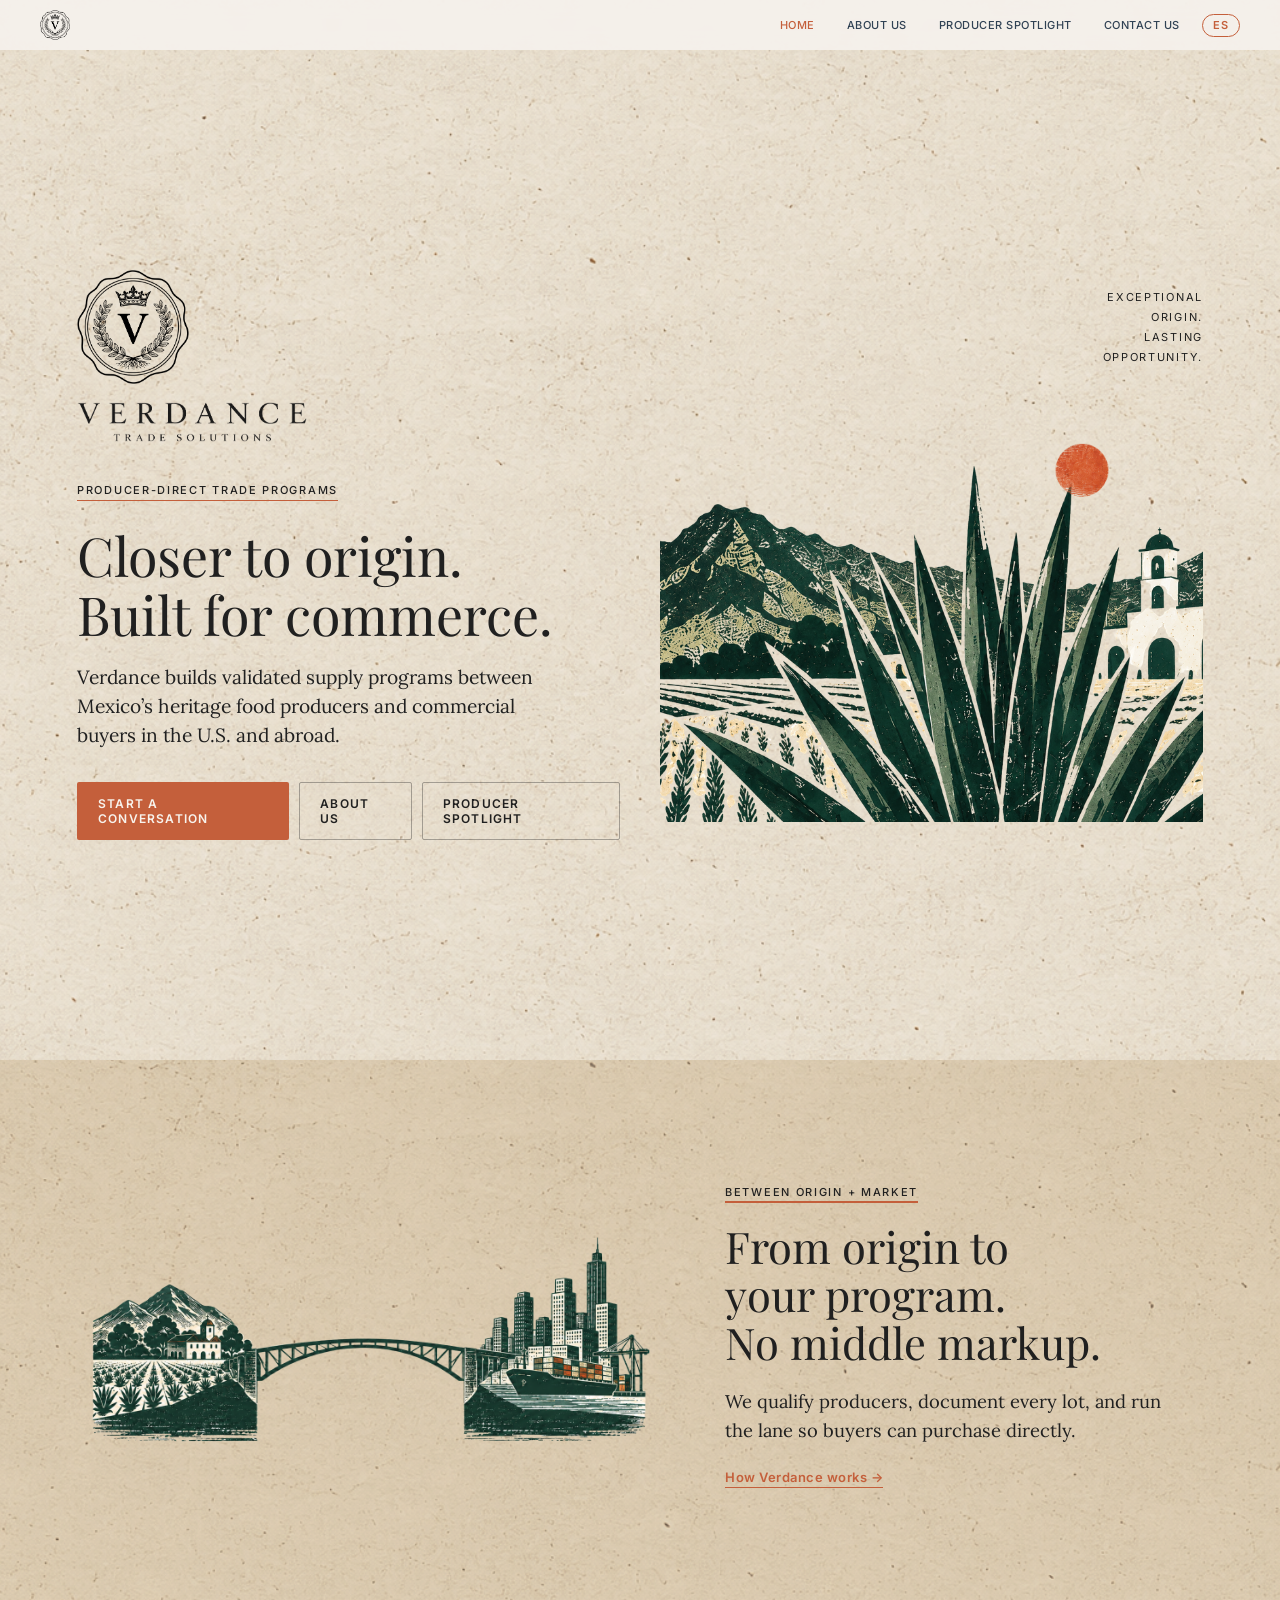
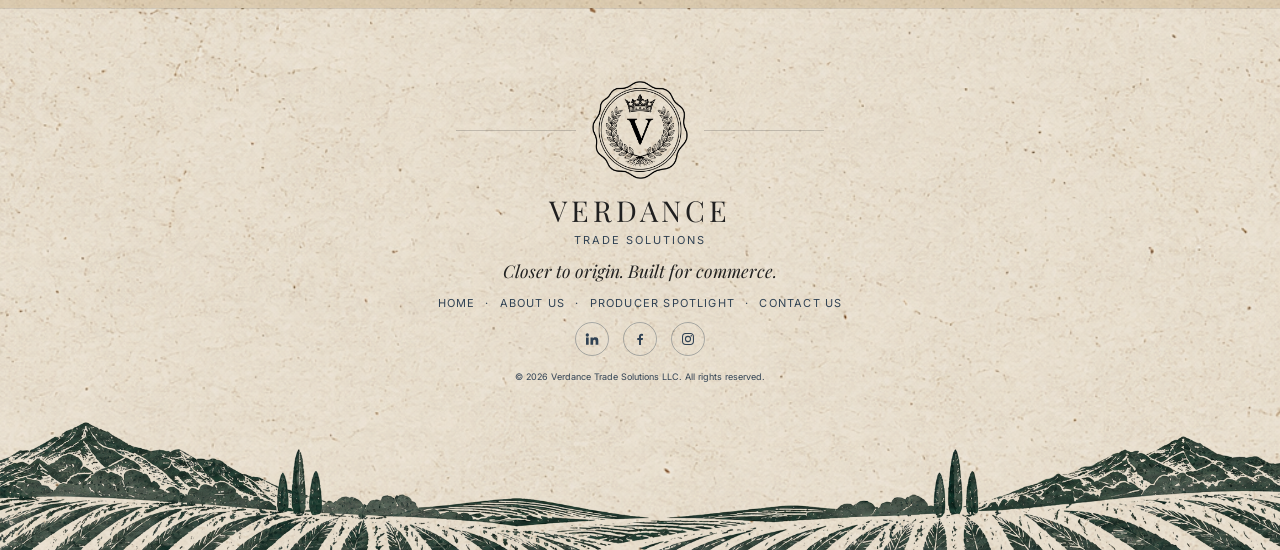
<file: index.html>
<!DOCTYPE html>

<html lang="en">
<head>
<meta charset="utf-8"/>
<title>Verdance Solutions</title>
<meta content="Verdance builds validated, producer-direct supply programs connecting Mexico’s heritage food producers with commercial buyers in the U.S. and abroad." name="description"/>
<meta content="width=device-width, initial-scale=1" name="viewport"/>
<link href="favicon.ico" rel="icon" sizes="any"/>
<link href="assets/media/favicon-32.png" rel="icon" sizes="32x32" type="image/png"/>
<link href="assets/media/apple-touch-icon.png" rel="apple-touch-icon"/>
<meta content="light only" name="color-scheme"/>
<meta content="#f5eee2" name="theme-color"/>
<link href="https://fonts.googleapis.com" rel="preconnect"/>
<link crossorigin="" href="https://fonts.gstatic.com" rel="preconnect"/>
<link href="https://fonts.googleapis.com/css2?family=Playfair+Display:ital,wght@0,400;0,700;1,400&amp;family=Lora:ital,wght@0,400;0,500;1,400&amp;family=Inter:wght@400;500;600&amp;display=swap" rel="stylesheet"/>
<link href="assets/css/styles.css" rel="stylesheet"/>
<link href="https://verdancesolutions.pplx.app/index.html" hreflang="en" rel="alternate"/><link href="https://verdancesolutions.pplx.app/es/index.html" hreflang="es" rel="alternate"/><link href="https://verdancesolutions.pplx.app/index.html" hreflang="x-default" rel="alternate"/></head>
<body>
<nav aria-label="Main" class="nav-bar" id="navBar">
<a aria-label="Verdance home" class="nav-crest" href="index.html">
<img alt="Verdance" src="assets/media/crest-small.png"/>
</a>
<div class="nav-links">
<a aria-current="page" class="active" href="index.html">Home</a>
<a href="about.html">About us</a>
<a href="producer-spotlight.html">Producer Spotlight</a>
<a href="contact.html">Contact us</a>
</div>
<a aria-label="Ver en español" class="lang-toggle" href="es/index.html" hreflang="es" lang="es">ES</a></nav>
<main>
<!-- 1. Hero -->
<section class="section hero texture-cream" id="hero">
<div class="section-inner">
<div class="hero-grid">
<div class="hero-left">
<div class="brand-lockup">
<img alt="Verdance crest" class="brand-crest" src="assets/media/crest.png"/>
<img alt="Verdance Trade Solutions" class="brand-wordmark" src="assets/media/wordmark.png"/>
</div>
<span class="eyebrow">Producer-direct trade programs</span>
<h1 class="headline">Closer to origin.<br/>Built for commerce.</h1>
<p class="body-text hero-body">Verdance builds validated supply programs between Mexico’s heritage food producers and commercial buyers in the U.S. and abroad.</p>
<div class="hero-actions">
<a class="btn btn-primary" href="contact.html">Start a conversation</a>
<a class="btn btn-ghost" href="about.html">About us</a>
<a class="btn btn-ghost" href="producer-spotlight.html">Producer Spotlight</a>
</div>
</div>
<div class="hero-right">
<p class="side-tag hero-side-tag">Exceptional<br/>origin.<br/>Lasting<br/>opportunity.</p>
<div class="hero-illustration">
<div class="hero-sun"><img alt="" src="assets/media/c077c1a504ab2333c1a73277dfbfbef4.png"/></div>
<img alt="Mexican origin landscape with agave, mountains, and a mission church" src="assets/media/e968171503694e2425516b6a86343f92.png"/>
</div>
</div>
</div>
</div>
</section>
<!-- Bridge -->
<section class="section texture-tan section-auto bridge-slide" id="bridge">
<div class="section-inner">
<div class="bridge-slide-grid">
<div class="bridge-slide-art">
<img alt="Bridge connecting an origin landscape to a city" src="assets/media/89cfdc3dc4226b99127a8f83665399db.png"/>
</div>
<div class="bridge-slide-copy">
<span class="eyebrow">Between origin + market</span>
<h2 class="headline">From origin to your program.<br/>No middle markup.</h2>
<p class="body-text">We qualify producers, document every lot, and run the lane so buyers can purchase directly.</p>
<a class="cta-link" href="about.html">How Verdance works →</a>
</div>
</div>
</div>
</section>
</main>
<footer class="footer">
<div class="divider-flanked">
<div class="footer-crest">
<img alt="Verdance crest" src="assets/media/crest.png"/>
</div>
</div>
<div class="footer-brand">VERDANCE</div>
<div class="footer-subtitle">Trade Solutions</div>
<p class="footer-tagline">Closer to origin. Built for commerce.</p>
<div class="footer-links">
<a href="index.html">Home</a><span aria-hidden="true">·</span>
<a href="about.html">About us</a><span aria-hidden="true">·</span>
<a href="producer-spotlight.html">Producer Spotlight</a><span aria-hidden="true">·</span>
<a href="contact.html">Contact us</a>
</div>
<div aria-label="Verdance on social media" class="footer-social">
<a aria-label="Verdance on LinkedIn" href="https://www.linkedin.com/company/verdance-trade-solutions" rel="noopener" target="_blank">
<svg aria-hidden="true" viewbox="0 0 24 24"><path d="M4.98 3.5a2.5 2.5 0 1 1 0 5 2.5 2.5 0 0 1 0-5zM3 9.75h4v11H3v-11zm6.5 0h3.8v1.5h.05c.53-1 1.83-1.8 3.65-1.8 3.9 0 4.5 2.4 4.5 5.6v5.7h-4v-5c0-1.2 0-2.8-1.75-2.8s-2.05 1.35-2.05 2.7v5.1h-4v-11z" fill="currentColor"></path></svg>
</a>
<a aria-label="Verdance on Facebook" href="https://www.facebook.com/search/top?q=verdance%20trade%20solutions" rel="noopener" target="_blank">
<svg aria-hidden="true" viewbox="0 0 24 24"><path d="M13.5 21v-7.5h2.6l.4-3h-3V8.6c0-.87.25-1.46 1.5-1.46h1.6V4.46A21 21 0 0 0 14.3 4.3c-2.3 0-3.8 1.4-3.8 3.95v2.25H7.9v3h2.6V21h3z" fill="currentColor"></path></svg>
</a>
<a aria-label="Verdance on Instagram" href="https://www.instagram.com/verdancetradesolutions?utm_source=ig_web_button_share_sheet&amp;stkn=ZDNlZDc0MzIxNw==" rel="noopener" target="_blank">
<svg aria-hidden="true" viewbox="0 0 24 24"><path d="M12 7.3a4.7 4.7 0 1 0 0 9.4 4.7 4.7 0 0 0 0-9.4zm0 7.75a3.05 3.05 0 1 1 0-6.1 3.05 3.05 0 0 1 0 6.1zM16.9 6.05a1.1 1.1 0 1 1 0 2.2 1.1 1.1 0 0 1 0-2.2zM12 4.6c2.4 0 2.7 0 3.65.05 2.45.1 3.6 1.27 3.7 3.7.05.95.05 1.24.05 3.65s0 2.7-.05 3.65c-.1 2.43-1.25 3.6-3.7 3.7-.95.05-1.24.05-3.65.05s-2.7 0-3.65-.05c-2.46-.1-3.6-1.28-3.7-3.7C4.6 14.7 4.6 14.4 4.6 12s0-2.7.05-3.65c.1-2.44 1.25-3.6 3.7-3.7C9.3 4.6 9.6 4.6 12 4.6zM12 3c-2.44 0-2.75 0-3.71.05-3.27.15-5.09 1.96-5.24 5.24C3 9.25 3 9.56 3 12s0 2.75.05 3.71c.15 3.27 1.96 5.09 5.24 5.24.96.05 1.27.05 3.71.05s2.75 0 3.71-.05c3.26-.15 5.1-1.96 5.24-5.24.05-.96.05-1.27.05-3.71s0-2.75-.05-3.71c-.15-3.26-1.96-5.09-5.24-5.24C14.75 3 14.44 3 12 3z" fill="currentColor"></path></svg>
</a>
</div>
<p class="footer-copyright">© 2026 Verdance Trade Solutions LLC. All rights reserved.</p>
<div class="footer-panorama">
<img alt="" src="assets/media/footer-panorama.png"/>
</div>
</footer>
<script data-pplx-inline-edit>
(function () {
  if (window === window.top) return;

  const allowedParentOrigins = ["https://www.perplexity.ai","https://perplexity.ai","https://testing.perplexity.ai","https://staging.perplexity.ai","https://*.preview.i.perplexity.ai","http://perplexity.localhost","http://localhost:1420","http://127.0.0.1:1420","http://localhost:3000","http://127.0.0.1:3000","http://localhost:5173","http://127.0.0.1:5173"];
  const MAX_FONT_BYTES = 500 * 1024;
  const MAX_TOTAL_FONT_BYTES = 2 * 1024 * 1024;
  let scrollForwarding = false;
  let scrollRaf = 0;
  let trustedTopOrigin = null;

  // Allow entries like "https://*.preview.i.perplexity.ai" — the wildcard
  // matches a single DNS label (no dots), so "https://*.foo" cannot stretch
  // across multiple labels.
  function matchesAllowedOrigin(origin) {
    if (!origin) return false;
    for (const entry of allowedParentOrigins) {
      if (!entry.includes("*")) {
        if (entry === origin) return true;
        continue;
      }
      const pattern = new RegExp(
        "^" +
          entry.replace(/[.+?^${}()|[\]\\]/g, "\\$&").replace(/\*/g, "[^.]+") +
          "$",
      );
      if (pattern.test(origin)) return true;
    }
    return false;
  }

  // Trust decision: when the sender is same-origin-visible (event.origin is a
  // real origin like https://www.perplexity.ai) we trust event.origin directly.
  // When event.origin is "null" (opaque broker srcdoc), we fall back to the
  // broker's stamped `parentOrigin` to identify the top window. The fallback
  // is claim-only — we rely on the browser's native `targetOrigin` enforcement
  // on the response path (see postToTrustedTop) to ensure replies can't be
  // delivered to anyone but the actual top window of that claimed origin.
  function getTrustedParentOrigin(event) {
    const forwardedParentOrigin =
      typeof event.data.parentOrigin === "string" ? event.data.parentOrigin : null;
    const parentOrigin = event.origin === "null" ? forwardedParentOrigin : event.origin;
    return matchesAllowedOrigin(parentOrigin) ? parentOrigin : null;
  }

  // All responses go to window.top with targetOrigin = the allowlisted origin.
  // An attacker that iframes us inside their own null-origin broker can claim
  // any parentOrigin they like, but the browser will drop the reply whenever
  // the real top's origin doesn't match — so the screenshot never leaves.
  function postToTrustedTop(message) {
    if (!trustedTopOrigin) return;
    try {
      window.top.postMessage(message, trustedTopOrigin);
    } catch (_error) {}
  }

  function inlineAll(original, clone) {
    if (original.nodeType !== 1 || clone.nodeType !== 1) return;

    try {
      const computedStyle = getComputedStyle(original);
      // cssText on a computed style is the serialized declaration in modern
      // Chromium/Safari — a single read beats enumerating ~400 longhand
      // properties. Firefox returns "" here, so we fall back on empty.
      const serialized = computedStyle.cssText;
      if (serialized) {
        clone.style.cssText = serialized;
      } else {
        const parts = new Array(computedStyle.length);
        for (let index = 0; index < computedStyle.length; index += 1) {
          const property = computedStyle[index];
          parts[index] = `${property}:${computedStyle.getPropertyValue(property)};`;
        }
        clone.style.cssText = parts.join("");
      }
    } catch (_error) {}

    const originalChildren = original.children;
    const clonedChildren = clone.children;
    for (
      let index = 0;
      index < originalChildren.length && index < clonedChildren.length;
      index += 1
    ) {
      inlineAll(originalChildren[index], clonedChildren[index]);
    }
  }

  function extractFontUrl(srcValue) {
    const matches = [
      ...srcValue.matchAll(
        /url\(["']?([^"')]+)["']?\)(?:\s*format\(["']?([^"')]+)["']?\))?/gi,
      ),
    ];
    if (matches.length === 0) return null;
    const woff2 = matches.find((m) => m[2] && m[2].toLowerCase().includes("woff2"));
    if (woff2) return woff2[1];
    const woff = matches.find((m) => m[2] && m[2].toLowerCase().includes("woff"));
    if (woff) return woff[1];
    return matches[0][1];
  }

  // Cache resolved font URL -> data URI across captures. Fonts on a page
  // essentially never change, and a batch run emits multiple captures back to
  // back — without this we'd refetch + re-base64 every time.
  const fontDataUriCache = new Map();
  const SRC_DECLARATION_RE = /src\s*:\s*[^;}]+/i;

  async function fetchAsDataUri(url) {
    if (fontDataUriCache.has(url)) return fontDataUriCache.get(url);
    let dataUri = null;
    try {
      const response = await fetch(url, { mode: "cors", credentials: "omit" });
      if (response.ok) {
        const blob = await response.blob();
        if (blob.size <= MAX_FONT_BYTES) {
          dataUri = await new Promise((resolve) => {
            const reader = new FileReader();
            reader.onloadend = () =>
              resolve(typeof reader.result === "string" ? reader.result : null);
            reader.onerror = () => resolve(null);
            reader.readAsDataURL(blob);
          });
        }
      }
    } catch (_error) {
      dataUri = null;
    }
    fontDataUriCache.set(url, dataUri);
    return dataUri;
  }

  function collectFontFaceRuleTexts() {
    const rules = [];
    for (const sheet of document.styleSheets) {
      let cssRules;
      try {
        cssRules = sheet.cssRules;
      } catch (_error) {
        continue;
      }
      if (!cssRules) continue;
      for (const rule of cssRules) {
        const cssText = rule.cssText || "";
        if (cssText.startsWith("@font-face")) rules.push(cssText);
      }
    }
    return rules;
  }

  async function buildInlinedFontCss() {
    const ruleTexts = collectFontFaceRuleTexts();
    if (ruleTexts.length === 0) return null;

    const resolved = ruleTexts.map((cssText) => {
      if (!SRC_DECLARATION_RE.test(cssText)) return null;
      const srcMatch = cssText.match(/src\s*:\s*([^;}]+)[;}]/i);
      if (!srcMatch) return null;
      const url = extractFontUrl(srcMatch[1]);
      if (!url) return null;
      try {
        return { cssText, url: new URL(url, document.baseURI).href };
      } catch (_error) {
        return null;
      }
    });

    const dataUris = await Promise.all(
      resolved.map((entry) => (entry ? fetchAsDataUri(entry.url) : Promise.resolve(null))),
    );

    const inlined = [];
    let totalBytes = 0;
    for (let index = 0; index < resolved.length; index += 1) {
      const entry = resolved[index];
      const dataUri = dataUris[index];
      if (!entry || !dataUri) continue;
      const approxBytes = dataUri.length * 0.75;
      if (totalBytes + approxBytes > MAX_TOTAL_FONT_BYTES) break;
      totalBytes += approxBytes;
      inlined.push(entry.cssText.replace(SRC_DECLARATION_RE, `src: url("${dataUri}")`));
    }
    return inlined.length > 0 ? inlined.join("\n") : null;
  }

  function stripExternal(clone) {
    const images = clone.querySelectorAll("img");
    for (let index = 0; index < images.length; index += 1) {
      const src = images[index].getAttribute("src");
      if (src && !src.startsWith("data:")) images[index].removeAttribute("src");
    }

    const elements = clone.querySelectorAll("*");
    for (let index = 0; index < elements.length; index += 1) {
      const style = elements[index].style.cssText;
      if (style && style.includes("url(")) {
        elements[index].style.cssText = style.replace(
          /url\(["']?(?!data:)[^)"']*["']?\)/gi,
          "none",
        );
      }
    }
  }

  function emitScroll() {
    scrollRaf = 0;
    if (!scrollForwarding) return;
    postToTrustedTop({
      type: "INLINE_EDIT_SCROLL",
      scrollX: window.scrollX,
      scrollY: window.scrollY,
    });
  }

  window.addEventListener(
    "scroll",
    function () {
      if (!scrollForwarding || scrollRaf) return;
      scrollRaf = requestAnimationFrame(emitScroll);
    },
    { passive: true, capture: true },
  );

  async function handleCaptureRequest(event) {
    const requestId = event.data.requestId;
    const scrollX = window.scrollX;
    const scrollY = window.scrollY;
    const width = window.innerWidth;
    const height = window.innerHeight;

    function postResult(dataUrl) {
      postToTrustedTop({
        type: "INLINE_EDIT_SCREENSHOT_RESULT",
        requestId,
        dataUrl,
        scrollX,
        scrollY,
      });
    }

    try {
      // Wait for any pending web fonts to resolve so both inline metrics and
      // the @font-face inlining below see the same loaded faces.
      if (document.fonts && document.fonts.ready) {
        try {
          await document.fonts.ready;
        } catch (_error) {}
      }

      const clone = document.documentElement.cloneNode(true);
      inlineAll(document.documentElement, clone);

      const removedNodes = clone.querySelectorAll("script,link[rel=\"stylesheet\"],style");
      for (let index = 0; index < removedNodes.length; index += 1) {
        removedNodes[index].remove();
      }

      stripExternal(clone);

      // Re-embed web fonts as data-URI @font-face rules so the SVG rasterizer
      // can resolve them — external font URLs aren't fetched during
      // foreignObject rendering, which would otherwise force a fallback face
      // and change text metrics.
      const inlinedFontCss = await buildInlinedFontCss();
      if (inlinedFontCss) {
        const styleEl = document.createElement("style");
        styleEl.textContent = inlinedFontCss;
        const head = clone.querySelector("head");
        if (head) head.appendChild(styleEl);
        else clone.insertBefore(styleEl, clone.firstChild);
      }

      const html = new XMLSerializer().serializeToString(clone);
      const svg =
        `<svg xmlns="http://www.w3.org/2000/svg" width="${width}" height="${height}">` +
        '<foreignObject width="100%" height="100%">' +
        `<div xmlns="http://www.w3.org/1999/xhtml" style="width:${width}px;height:${height}px;overflow:hidden">` +
        `<div style="position:relative;left:-${scrollX}px;top:-${scrollY}px">` +
        html +
        "</div></div></foreignObject></svg>";
      const svgUrl = `data:image/svg+xml;charset=utf-8,${encodeURIComponent(svg)}`;
      const image = new Image();
      image.onload = function () {
        const canvas = document.createElement("canvas");
        canvas.width = width;
        canvas.height = height;
        canvas.getContext("2d").drawImage(image, 0, 0);
        postResult(canvas.toDataURL("image/png"));
      };
      image.onerror = function () {
        postResult(null);
      };
      image.src = svgUrl;
    } catch (_error) {
      postResult(null);
    }
  }

  window.addEventListener("message", function (event) {
    if (!event.data) return;
    // Only accept messages from the direct parent frame. Blocks sibling /
    // unrelated-window postMessage senders that could otherwise reach us.
    if (event.source !== window.parent) return;

    const trustedParentOrigin = getTrustedParentOrigin(event);
    if (!trustedParentOrigin) return;
    trustedTopOrigin = trustedParentOrigin;

    if (event.data.type === "INLINE_EDIT_SCROLL_START") {
      scrollForwarding = true;
      emitScroll();
      return;
    }

    if (event.data.type === "INLINE_EDIT_SCROLL_STOP") {
      scrollForwarding = false;
      if (scrollRaf) cancelAnimationFrame(scrollRaf);
      scrollRaf = 0;
      return;
    }

    if (event.data.type !== "INLINE_EDIT_CAPTURE_REQUEST") return;

    handleCaptureRequest(event);
  });
})();

</script></body>
</html>
</file>
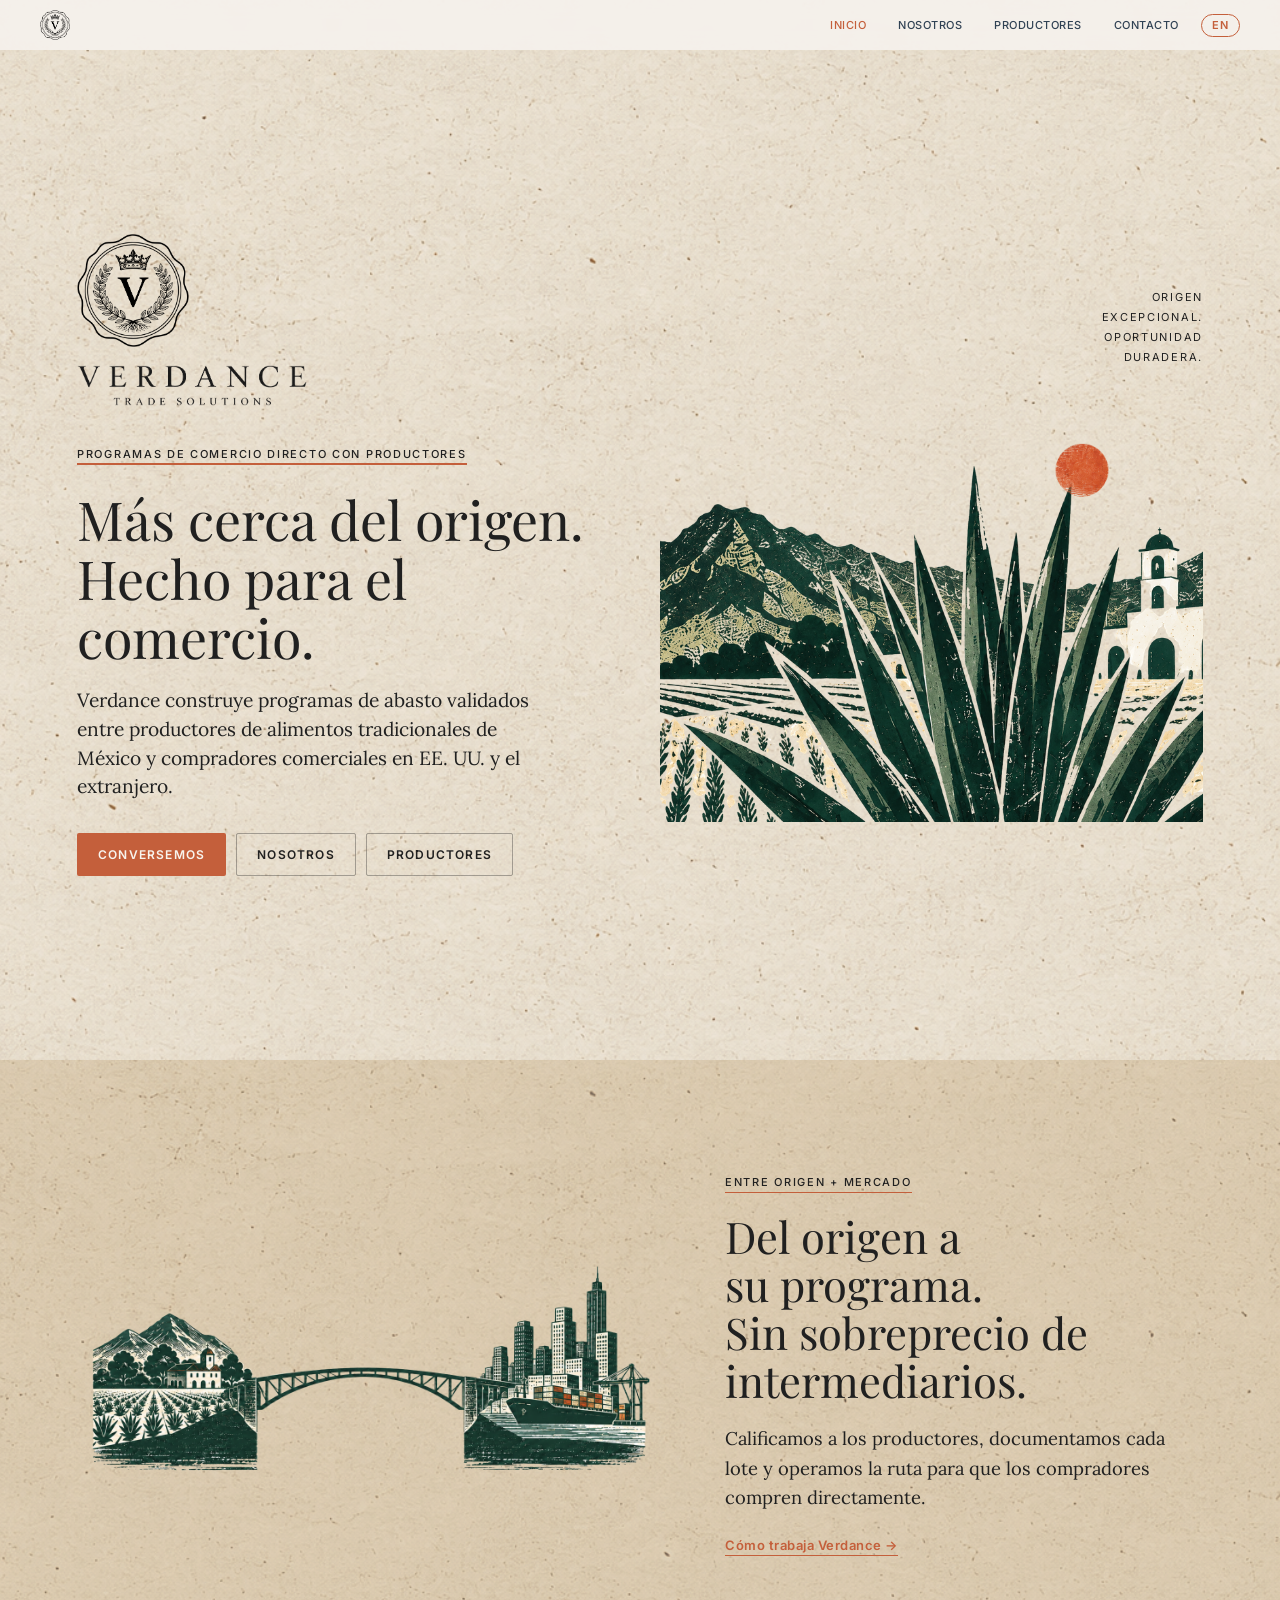
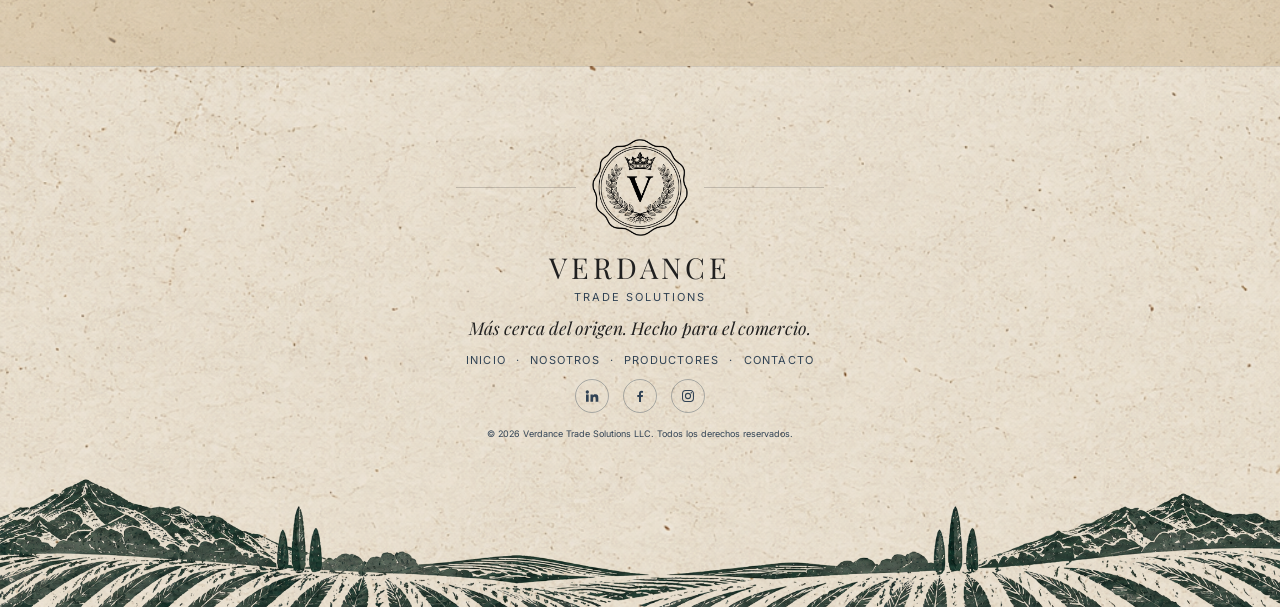
<file: es/index.html>
<!DOCTYPE html>

<html lang="es">
<head>
<meta charset="utf-8"/>
<title>Verdance Solutions</title>
<meta content="Verdance construye programas de abasto validados y directos que conectan a productores de alimentos tradicionales de México con compradores comerciales en EE. UU. y el extranjero." name="description"/>
<meta content="width=device-width, initial-scale=1" name="viewport"/>
<link href="../favicon.ico" rel="icon" sizes="any"/>
<link href="../assets/media/favicon-32.png" rel="icon" sizes="32x32" type="image/png"/>
<link href="../assets/media/apple-touch-icon.png" rel="apple-touch-icon"/>
<meta content="light only" name="color-scheme"/>
<meta content="#f5eee2" name="theme-color"/>
<link href="https://fonts.googleapis.com" rel="preconnect"/>
<link crossorigin="" href="https://fonts.gstatic.com" rel="preconnect"/>
<link href="https://fonts.googleapis.com/css2?family=Playfair+Display:ital,wght@0,400;0,700;1,400&amp;family=Lora:ital,wght@0,400;0,500;1,400&amp;family=Inter:wght@400;500;600&amp;display=swap" rel="stylesheet"/>
<link href="../assets/css/styles.css" rel="stylesheet"/>
<link href="https://verdancesolutions.pplx.app/index.html" hreflang="en" rel="alternate"/><link href="https://verdancesolutions.pplx.app/es/index.html" hreflang="es" rel="alternate"/><link href="https://verdancesolutions.pplx.app/index.html" hreflang="x-default" rel="alternate"/></head>
<body>
<nav aria-label="Principal" class="nav-bar" id="navBar">
<a aria-label="Inicio de Verdance" class="nav-crest" href="index.html">
<img alt="Verdance" src="../assets/media/crest-small.png"/>
</a>
<div class="nav-links">
<a aria-current="page" class="active" href="index.html">Inicio</a>
<a href="about.html">Nosotros</a>
<a href="producer-spotlight.html">Productores</a>
<a href="contact.html">Contacto</a>
</div>
<a aria-label="View in English" class="lang-toggle" href="../index.html" hreflang="en" lang="en">EN</a></nav>
<main>
<!-- 1. Hero -->
<section class="section hero texture-cream" id="hero">
<div class="section-inner">
<div class="hero-grid">
<div class="hero-left">
<div class="brand-lockup">
<img alt="Escudo de Verdance" class="brand-crest" src="../assets/media/crest.png"/>
<img alt="Verdance Trade Solutions" class="brand-wordmark" src="../assets/media/wordmark.png"/>
</div>
<span class="eyebrow">Programas de comercio directo con productores</span>
<h1 class="headline">Más cerca del origen.<br/>Hecho para el comercio.</h1>
<p class="body-text hero-body">Verdance construye programas de abasto validados entre productores de alimentos tradicionales de México y compradores comerciales en EE. UU. y el extranjero.</p>
<div class="hero-actions">
<a class="btn btn-primary" href="contact.html">Conversemos</a>
<a class="btn btn-ghost" href="about.html">Nosotros</a>
<a class="btn btn-ghost" href="producer-spotlight.html">Productores</a>
</div>
</div>
<div class="hero-right">
<p class="side-tag hero-side-tag">Origen<br/>excepcional.<br/>Oportunidad<br/>duradera.</p>
<div class="hero-illustration">
<div class="hero-sun"><img alt="" src="../assets/media/c077c1a504ab2333c1a73277dfbfbef4.png"/></div>
<img alt="Paisaje mexicano de origen con agave, montañas y una iglesia de misión" src="../assets/media/e968171503694e2425516b6a86343f92.png"/>
</div>
</div>
</div>
</div>
</section>
<!-- Bridge -->
<section class="section texture-tan section-auto bridge-slide" id="bridge">
<div class="section-inner">
<div class="bridge-slide-grid">
<div class="bridge-slide-art">
<img alt="Puente que une un paisaje de origen con una ciudad" src="../assets/media/89cfdc3dc4226b99127a8f83665399db.png"/>
</div>
<div class="bridge-slide-copy">
<span class="eyebrow">Entre origen + mercado</span>
<h2 class="headline">Del origen a su programa.<br/>Sin sobreprecio de intermediarios.</h2>
<p class="body-text">Calificamos a los productores, documentamos cada lote y operamos la ruta para que los compradores compren directamente.</p>
<a class="cta-link" href="about.html">Cómo trabaja Verdance →</a>
</div>
</div>
</div>
</section>
</main>
<footer class="footer">
<div class="divider-flanked">
<div class="footer-crest">
<img alt="Escudo de Verdance" src="../assets/media/crest.png"/>
</div>
</div>
<div class="footer-brand">VERDANCE</div>
<div class="footer-subtitle">Trade Solutions</div>
<p class="footer-tagline">Más cerca del origen. Hecho para el comercio.</p>
<div class="footer-links">
<a href="index.html">Inicio</a><span aria-hidden="true">·</span>
<a href="about.html">Nosotros</a><span aria-hidden="true">·</span>
<a href="producer-spotlight.html">Productores</a><span aria-hidden="true">·</span>
<a href="contact.html">Contacto</a>
</div>
<div aria-label="Verdance en redes sociales" class="footer-social">
<a aria-label="Verdance en LinkedIn" href="https://www.linkedin.com/company/verdance-trade-solutions" rel="noopener" target="_blank">
<svg aria-hidden="true" viewbox="0 0 24 24"><path d="M4.98 3.5a2.5 2.5 0 1 1 0 5 2.5 2.5 0 0 1 0-5zM3 9.75h4v11H3v-11zm6.5 0h3.8v1.5h.05c.53-1 1.83-1.8 3.65-1.8 3.9 0 4.5 2.4 4.5 5.6v5.7h-4v-5c0-1.2 0-2.8-1.75-2.8s-2.05 1.35-2.05 2.7v5.1h-4v-11z" fill="currentColor"></path></svg>
</a>
<a aria-label="Verdance en Facebook" href="https://www.facebook.com/search/top?q=verdance%20trade%20solutions" rel="noopener" target="_blank">
<svg aria-hidden="true" viewbox="0 0 24 24"><path d="M13.5 21v-7.5h2.6l.4-3h-3V8.6c0-.87.25-1.46 1.5-1.46h1.6V4.46A21 21 0 0 0 14.3 4.3c-2.3 0-3.8 1.4-3.8 3.95v2.25H7.9v3h2.6V21h3z" fill="currentColor"></path></svg>
</a>
<a aria-label="Verdance en Instagram" href="https://www.instagram.com/verdancetradesolutions?utm_source=ig_web_button_share_sheet&amp;stkn=ZDNlZDc0MzIxNw==" rel="noopener" target="_blank">
<svg aria-hidden="true" viewbox="0 0 24 24"><path d="M12 7.3a4.7 4.7 0 1 0 0 9.4 4.7 4.7 0 0 0 0-9.4zm0 7.75a3.05 3.05 0 1 1 0-6.1 3.05 3.05 0 0 1 0 6.1zM16.9 6.05a1.1 1.1 0 1 1 0 2.2 1.1 1.1 0 0 1 0-2.2zM12 4.6c2.4 0 2.7 0 3.65.05 2.45.1 3.6 1.27 3.7 3.7.05.95.05 1.24.05 3.65s0 2.7-.05 3.65c-.1 2.43-1.25 3.6-3.7 3.7-.95.05-1.24.05-3.65.05s-2.7 0-3.65-.05c-2.46-.1-3.6-1.28-3.7-3.7C4.6 14.7 4.6 14.4 4.6 12s0-2.7.05-3.65c.1-2.44 1.25-3.6 3.7-3.7C9.3 4.6 9.6 4.6 12 4.6zM12 3c-2.44 0-2.75 0-3.71.05-3.27.15-5.09 1.96-5.24 5.24C3 9.25 3 9.56 3 12s0 2.75.05 3.71c.15 3.27 1.96 5.09 5.24 5.24.96.05 1.27.05 3.71.05s2.75 0 3.71-.05c3.26-.15 5.1-1.96 5.24-5.24.05-.96.05-1.27.05-3.71s0-2.75-.05-3.71c-.15-3.26-1.96-5.09-5.24-5.24C14.75 3 14.44 3 12 3z" fill="currentColor"></path></svg>
</a>
</div>
<p class="footer-copyright">© 2026 Verdance Trade Solutions LLC. Todos los derechos reservados.</p>
<div class="footer-panorama">
<img alt="" src="../assets/media/footer-panorama.png"/>
</div>
</footer>
<script data-pplx-inline-edit>
(function () {
  if (window === window.top) return;

  const allowedParentOrigins = ["https://www.perplexity.ai","https://perplexity.ai","https://testing.perplexity.ai","https://staging.perplexity.ai","https://*.preview.i.perplexity.ai","http://perplexity.localhost","http://localhost:1420","http://127.0.0.1:1420","http://localhost:3000","http://127.0.0.1:3000","http://localhost:5173","http://127.0.0.1:5173"];
  const MAX_FONT_BYTES = 500 * 1024;
  const MAX_TOTAL_FONT_BYTES = 2 * 1024 * 1024;
  let scrollForwarding = false;
  let scrollRaf = 0;
  let trustedTopOrigin = null;

  // Allow entries like "https://*.preview.i.perplexity.ai" — the wildcard
  // matches a single DNS label (no dots), so "https://*.foo" cannot stretch
  // across multiple labels.
  function matchesAllowedOrigin(origin) {
    if (!origin) return false;
    for (const entry of allowedParentOrigins) {
      if (!entry.includes("*")) {
        if (entry === origin) return true;
        continue;
      }
      const pattern = new RegExp(
        "^" +
          entry.replace(/[.+?^${}()|[\]\\]/g, "\\$&").replace(/\*/g, "[^.]+") +
          "$",
      );
      if (pattern.test(origin)) return true;
    }
    return false;
  }

  // Trust decision: when the sender is same-origin-visible (event.origin is a
  // real origin like https://www.perplexity.ai) we trust event.origin directly.
  // When event.origin is "null" (opaque broker srcdoc), we fall back to the
  // broker's stamped `parentOrigin` to identify the top window. The fallback
  // is claim-only — we rely on the browser's native `targetOrigin` enforcement
  // on the response path (see postToTrustedTop) to ensure replies can't be
  // delivered to anyone but the actual top window of that claimed origin.
  function getTrustedParentOrigin(event) {
    const forwardedParentOrigin =
      typeof event.data.parentOrigin === "string" ? event.data.parentOrigin : null;
    const parentOrigin = event.origin === "null" ? forwardedParentOrigin : event.origin;
    return matchesAllowedOrigin(parentOrigin) ? parentOrigin : null;
  }

  // All responses go to window.top with targetOrigin = the allowlisted origin.
  // An attacker that iframes us inside their own null-origin broker can claim
  // any parentOrigin they like, but the browser will drop the reply whenever
  // the real top's origin doesn't match — so the screenshot never leaves.
  function postToTrustedTop(message) {
    if (!trustedTopOrigin) return;
    try {
      window.top.postMessage(message, trustedTopOrigin);
    } catch (_error) {}
  }

  function inlineAll(original, clone) {
    if (original.nodeType !== 1 || clone.nodeType !== 1) return;

    try {
      const computedStyle = getComputedStyle(original);
      // cssText on a computed style is the serialized declaration in modern
      // Chromium/Safari — a single read beats enumerating ~400 longhand
      // properties. Firefox returns "" here, so we fall back on empty.
      const serialized = computedStyle.cssText;
      if (serialized) {
        clone.style.cssText = serialized;
      } else {
        const parts = new Array(computedStyle.length);
        for (let index = 0; index < computedStyle.length; index += 1) {
          const property = computedStyle[index];
          parts[index] = `${property}:${computedStyle.getPropertyValue(property)};`;
        }
        clone.style.cssText = parts.join("");
      }
    } catch (_error) {}

    const originalChildren = original.children;
    const clonedChildren = clone.children;
    for (
      let index = 0;
      index < originalChildren.length && index < clonedChildren.length;
      index += 1
    ) {
      inlineAll(originalChildren[index], clonedChildren[index]);
    }
  }

  function extractFontUrl(srcValue) {
    const matches = [
      ...srcValue.matchAll(
        /url\(["']?([^"')]+)["']?\)(?:\s*format\(["']?([^"')]+)["']?\))?/gi,
      ),
    ];
    if (matches.length === 0) return null;
    const woff2 = matches.find((m) => m[2] && m[2].toLowerCase().includes("woff2"));
    if (woff2) return woff2[1];
    const woff = matches.find((m) => m[2] && m[2].toLowerCase().includes("woff"));
    if (woff) return woff[1];
    return matches[0][1];
  }

  // Cache resolved font URL -> data URI across captures. Fonts on a page
  // essentially never change, and a batch run emits multiple captures back to
  // back — without this we'd refetch + re-base64 every time.
  const fontDataUriCache = new Map();
  const SRC_DECLARATION_RE = /src\s*:\s*[^;}]+/i;

  async function fetchAsDataUri(url) {
    if (fontDataUriCache.has(url)) return fontDataUriCache.get(url);
    let dataUri = null;
    try {
      const response = await fetch(url, { mode: "cors", credentials: "omit" });
      if (response.ok) {
        const blob = await response.blob();
        if (blob.size <= MAX_FONT_BYTES) {
          dataUri = await new Promise((resolve) => {
            const reader = new FileReader();
            reader.onloadend = () =>
              resolve(typeof reader.result === "string" ? reader.result : null);
            reader.onerror = () => resolve(null);
            reader.readAsDataURL(blob);
          });
        }
      }
    } catch (_error) {
      dataUri = null;
    }
    fontDataUriCache.set(url, dataUri);
    return dataUri;
  }

  function collectFontFaceRuleTexts() {
    const rules = [];
    for (const sheet of document.styleSheets) {
      let cssRules;
      try {
        cssRules = sheet.cssRules;
      } catch (_error) {
        continue;
      }
      if (!cssRules) continue;
      for (const rule of cssRules) {
        const cssText = rule.cssText || "";
        if (cssText.startsWith("@font-face")) rules.push(cssText);
      }
    }
    return rules;
  }

  async function buildInlinedFontCss() {
    const ruleTexts = collectFontFaceRuleTexts();
    if (ruleTexts.length === 0) return null;

    const resolved = ruleTexts.map((cssText) => {
      if (!SRC_DECLARATION_RE.test(cssText)) return null;
      const srcMatch = cssText.match(/src\s*:\s*([^;}]+)[;}]/i);
      if (!srcMatch) return null;
      const url = extractFontUrl(srcMatch[1]);
      if (!url) return null;
      try {
        return { cssText, url: new URL(url, document.baseURI).href };
      } catch (_error) {
        return null;
      }
    });

    const dataUris = await Promise.all(
      resolved.map((entry) => (entry ? fetchAsDataUri(entry.url) : Promise.resolve(null))),
    );

    const inlined = [];
    let totalBytes = 0;
    for (let index = 0; index < resolved.length; index += 1) {
      const entry = resolved[index];
      const dataUri = dataUris[index];
      if (!entry || !dataUri) continue;
      const approxBytes = dataUri.length * 0.75;
      if (totalBytes + approxBytes > MAX_TOTAL_FONT_BYTES) break;
      totalBytes += approxBytes;
      inlined.push(entry.cssText.replace(SRC_DECLARATION_RE, `src: url("${dataUri}")`));
    }
    return inlined.length > 0 ? inlined.join("\n") : null;
  }

  function stripExternal(clone) {
    const images = clone.querySelectorAll("img");
    for (let index = 0; index < images.length; index += 1) {
      const src = images[index].getAttribute("src");
      if (src && !src.startsWith("data:")) images[index].removeAttribute("src");
    }

    const elements = clone.querySelectorAll("*");
    for (let index = 0; index < elements.length; index += 1) {
      const style = elements[index].style.cssText;
      if (style && style.includes("url(")) {
        elements[index].style.cssText = style.replace(
          /url\(["']?(?!data:)[^)"']*["']?\)/gi,
          "none",
        );
      }
    }
  }

  function emitScroll() {
    scrollRaf = 0;
    if (!scrollForwarding) return;
    postToTrustedTop({
      type: "INLINE_EDIT_SCROLL",
      scrollX: window.scrollX,
      scrollY: window.scrollY,
    });
  }

  window.addEventListener(
    "scroll",
    function () {
      if (!scrollForwarding || scrollRaf) return;
      scrollRaf = requestAnimationFrame(emitScroll);
    },
    { passive: true, capture: true },
  );

  async function handleCaptureRequest(event) {
    const requestId = event.data.requestId;
    const scrollX = window.scrollX;
    const scrollY = window.scrollY;
    const width = window.innerWidth;
    const height = window.innerHeight;

    function postResult(dataUrl) {
      postToTrustedTop({
        type: "INLINE_EDIT_SCREENSHOT_RESULT",
        requestId,
        dataUrl,
        scrollX,
        scrollY,
      });
    }

    try {
      // Wait for any pending web fonts to resolve so both inline metrics and
      // the @font-face inlining below see the same loaded faces.
      if (document.fonts && document.fonts.ready) {
        try {
          await document.fonts.ready;
        } catch (_error) {}
      }

      const clone = document.documentElement.cloneNode(true);
      inlineAll(document.documentElement, clone);

      const removedNodes = clone.querySelectorAll("script,link[rel=\"stylesheet\"],style");
      for (let index = 0; index < removedNodes.length; index += 1) {
        removedNodes[index].remove();
      }

      stripExternal(clone);

      // Re-embed web fonts as data-URI @font-face rules so the SVG rasterizer
      // can resolve them — external font URLs aren't fetched during
      // foreignObject rendering, which would otherwise force a fallback face
      // and change text metrics.
      const inlinedFontCss = await buildInlinedFontCss();
      if (inlinedFontCss) {
        const styleEl = document.createElement("style");
        styleEl.textContent = inlinedFontCss;
        const head = clone.querySelector("head");
        if (head) head.appendChild(styleEl);
        else clone.insertBefore(styleEl, clone.firstChild);
      }

      const html = new XMLSerializer().serializeToString(clone);
      const svg =
        `<svg xmlns="http://www.w3.org/2000/svg" width="${width}" height="${height}">` +
        '<foreignObject width="100%" height="100%">' +
        `<div xmlns="http://www.w3.org/1999/xhtml" style="width:${width}px;height:${height}px;overflow:hidden">` +
        `<div style="position:relative;left:-${scrollX}px;top:-${scrollY}px">` +
        html +
        "</div></div></foreignObject></svg>";
      const svgUrl = `data:image/svg+xml;charset=utf-8,${encodeURIComponent(svg)}`;
      const image = new Image();
      image.onload = function () {
        const canvas = document.createElement("canvas");
        canvas.width = width;
        canvas.height = height;
        canvas.getContext("2d").drawImage(image, 0, 0);
        postResult(canvas.toDataURL("image/png"));
      };
      image.onerror = function () {
        postResult(null);
      };
      image.src = svgUrl;
    } catch (_error) {
      postResult(null);
    }
  }

  window.addEventListener("message", function (event) {
    if (!event.data) return;
    // Only accept messages from the direct parent frame. Blocks sibling /
    // unrelated-window postMessage senders that could otherwise reach us.
    if (event.source !== window.parent) return;

    const trustedParentOrigin = getTrustedParentOrigin(event);
    if (!trustedParentOrigin) return;
    trustedTopOrigin = trustedParentOrigin;

    if (event.data.type === "INLINE_EDIT_SCROLL_START") {
      scrollForwarding = true;
      emitScroll();
      return;
    }

    if (event.data.type === "INLINE_EDIT_SCROLL_STOP") {
      scrollForwarding = false;
      if (scrollRaf) cancelAnimationFrame(scrollRaf);
      scrollRaf = 0;
      return;
    }

    if (event.data.type !== "INLINE_EDIT_CAPTURE_REQUEST") return;

    handleCaptureRequest(event);
  });
})();

</script></body>
</html>
</file>
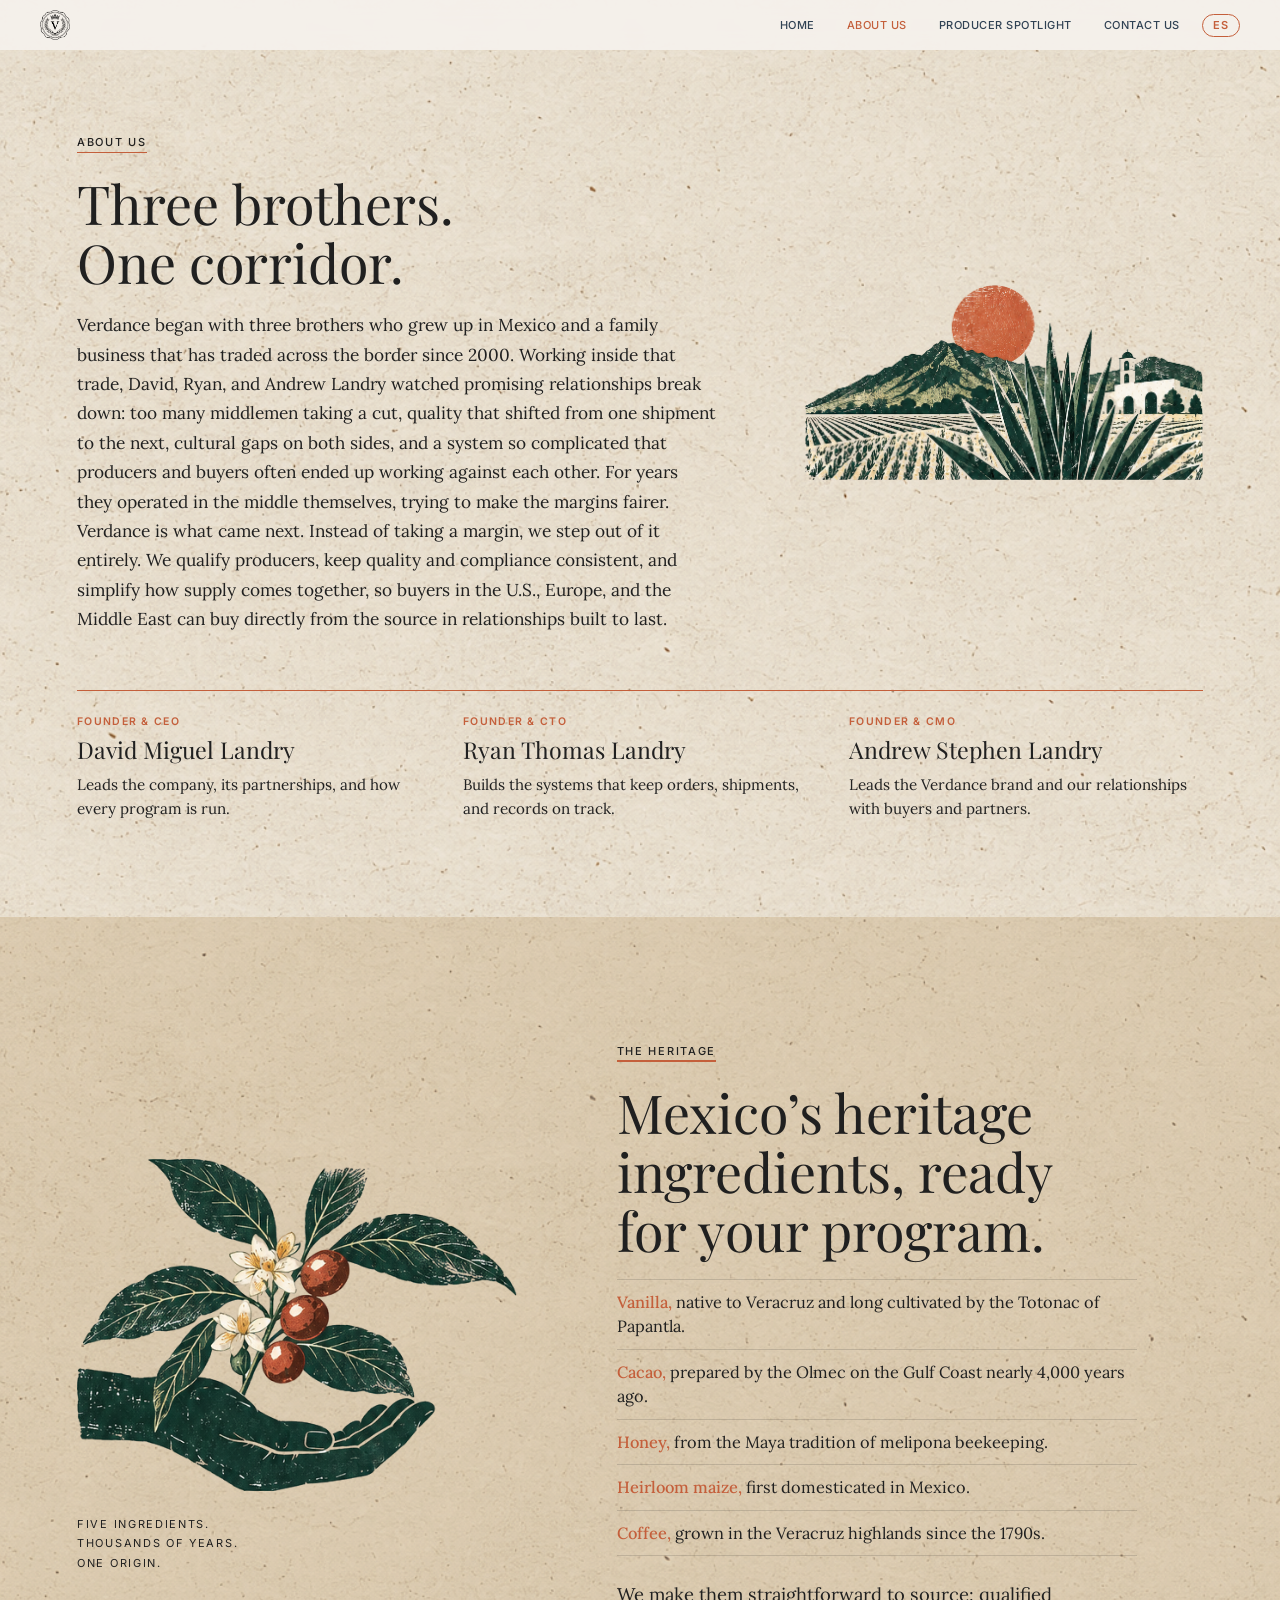
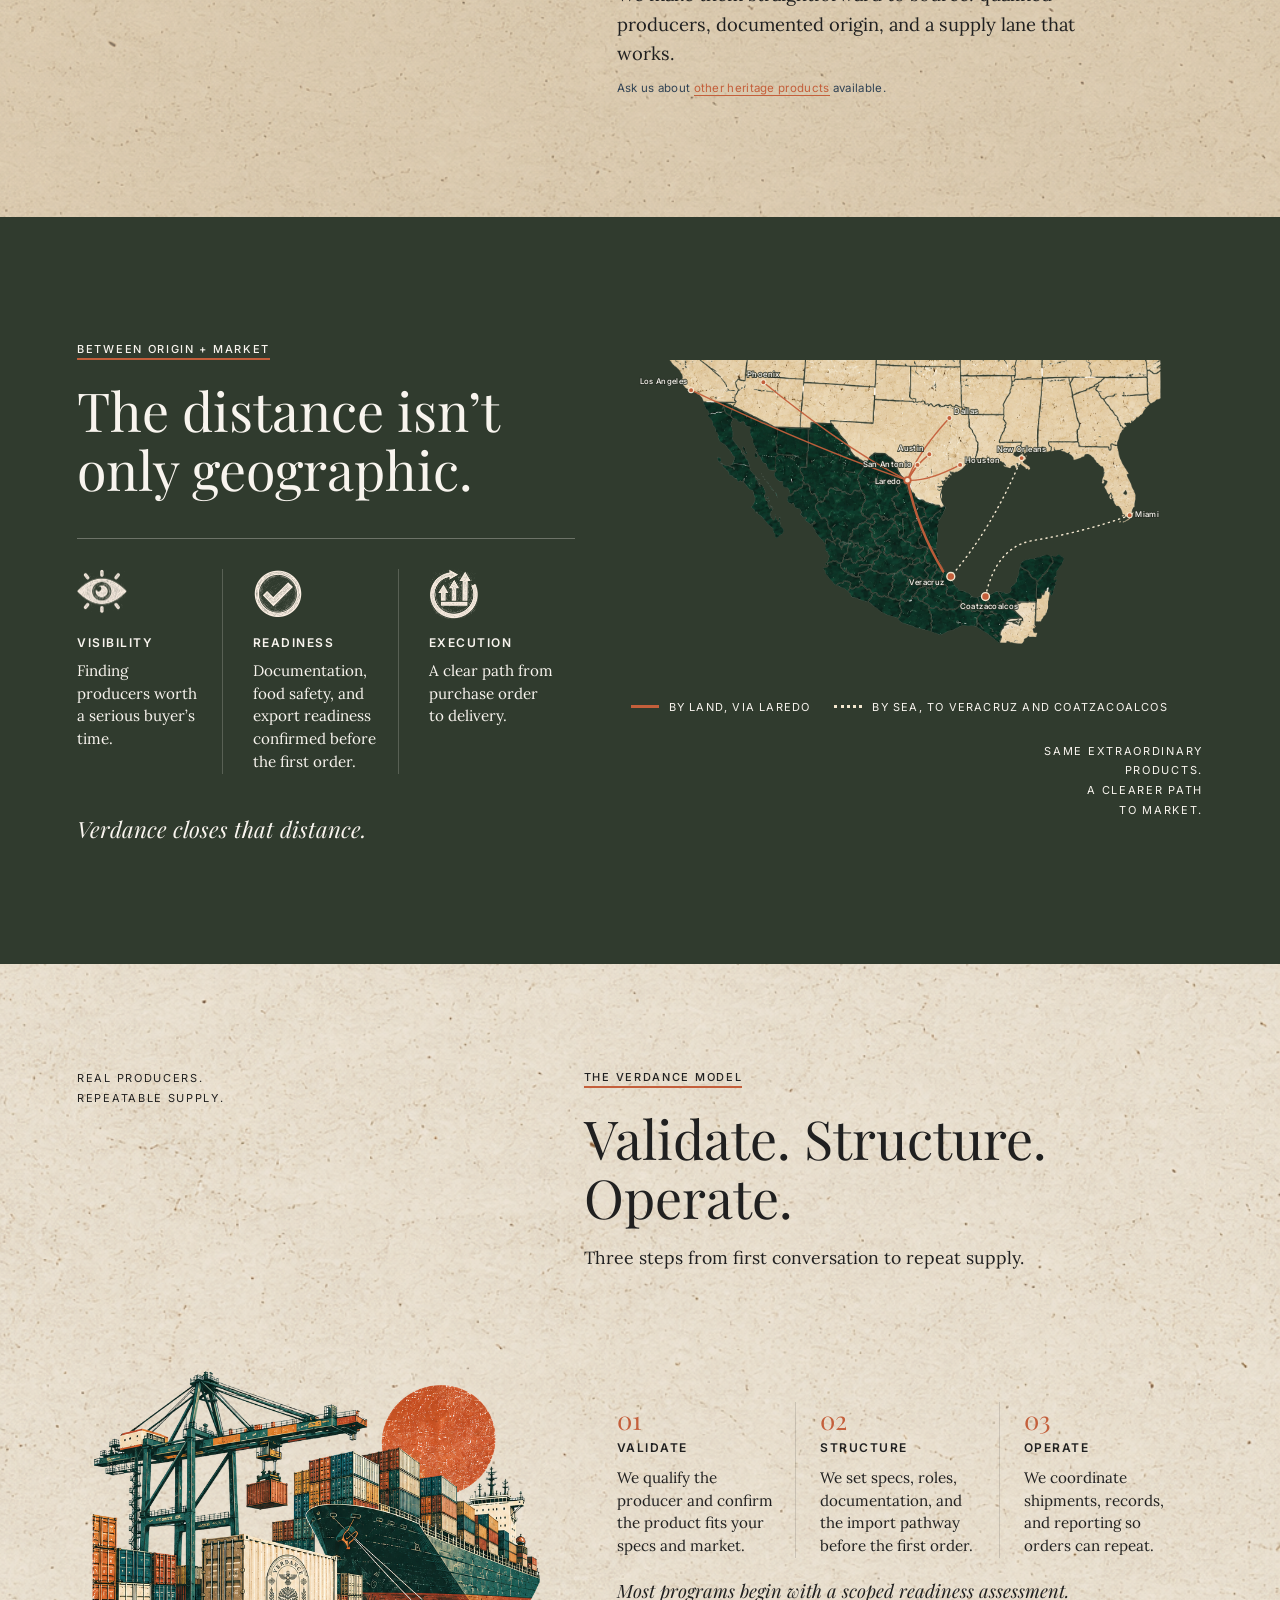
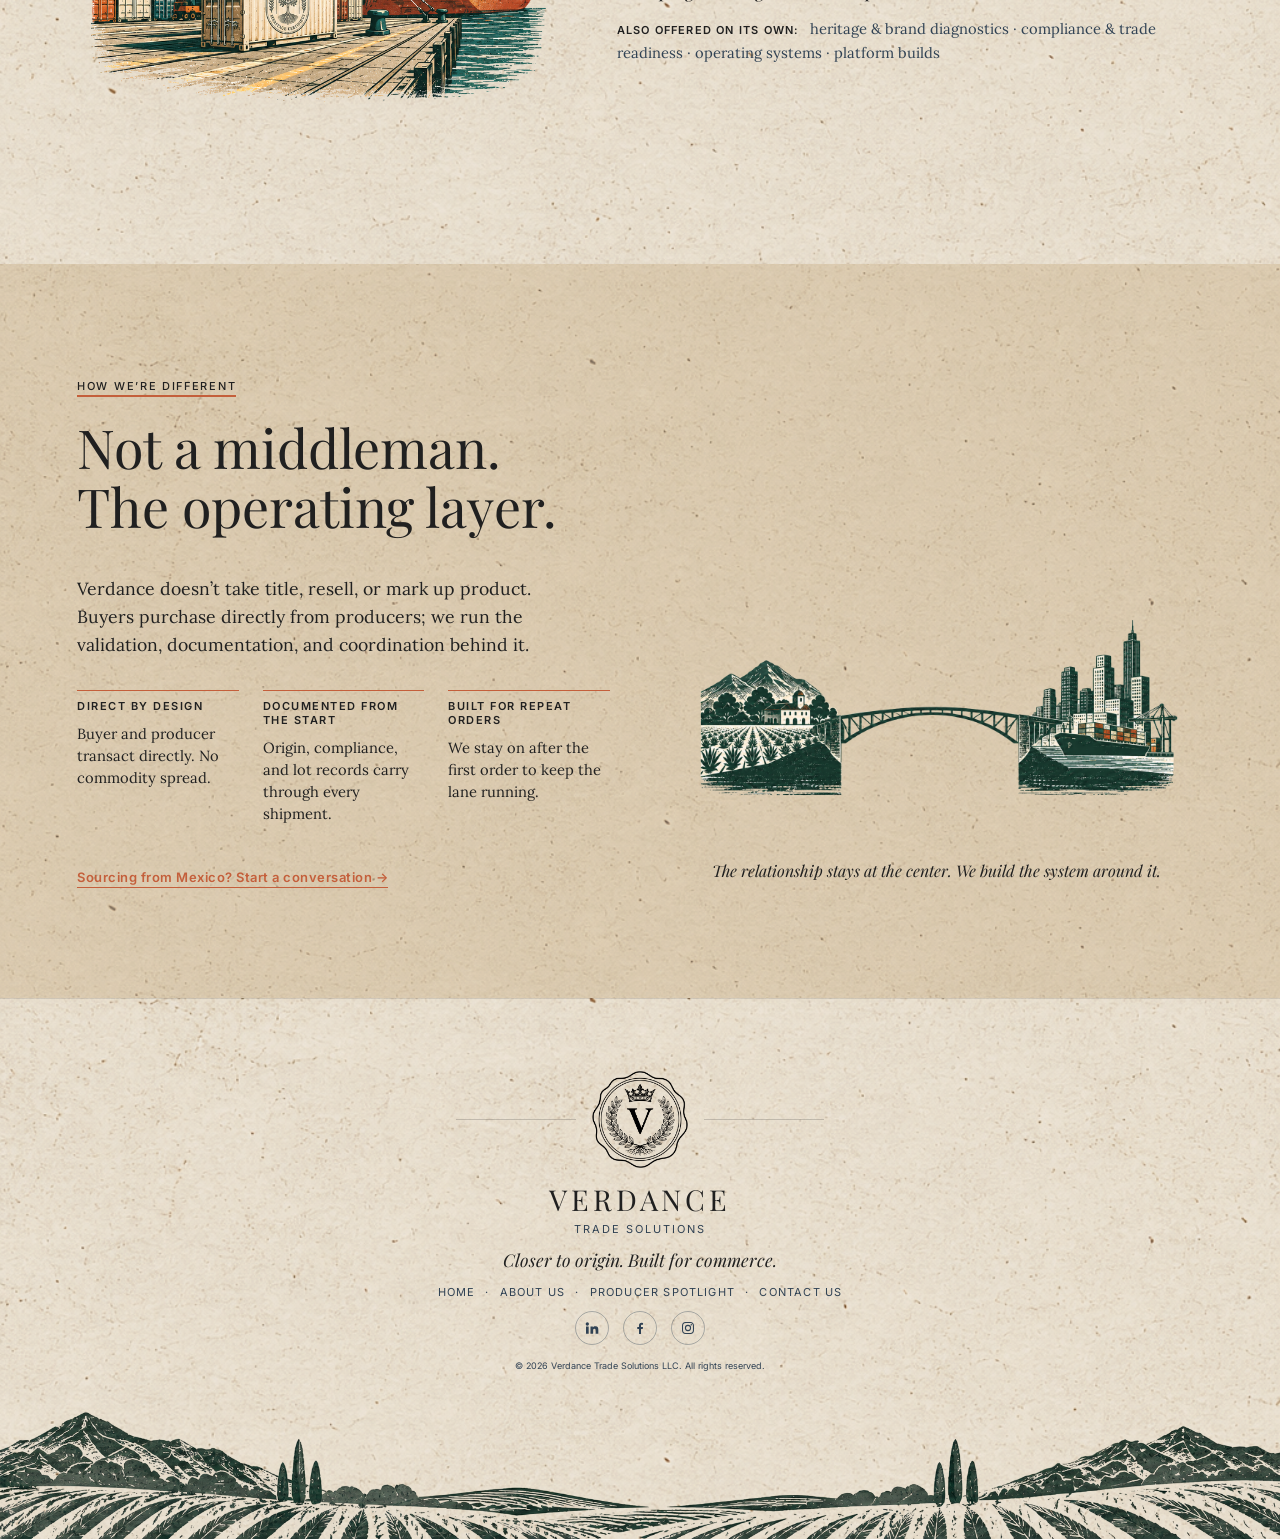
<file: about.html>
<!DOCTYPE html>

<html lang="en">
<head>
<meta charset="utf-8"/>
<title>About Us | Verdance Solutions</title>
<meta content="Verdance Trade Solutions is founded by three brothers building validated, producer-direct supply programs between Mexico’s heritage food producers and commercial buyers in the U.S. and abroad." name="description"/>
<meta content="width=device-width, initial-scale=1" name="viewport"/>
<link href="favicon.ico" rel="icon" sizes="any"/>
<link href="assets/media/favicon-32.png" rel="icon" sizes="32x32" type="image/png"/>
<link href="assets/media/apple-touch-icon.png" rel="apple-touch-icon"/>
<meta content="light only" name="color-scheme"/>
<meta content="#f5eee2" name="theme-color"/>
<link href="https://fonts.googleapis.com" rel="preconnect"/>
<link crossorigin="" href="https://fonts.gstatic.com" rel="preconnect"/>
<link href="https://fonts.googleapis.com/css2?family=Playfair+Display:ital,wght@0,400;0,700;1,400&amp;family=Lora:ital,wght@0,400;0,500;1,400&amp;family=Inter:wght@400;500;600&amp;display=swap" rel="stylesheet"/>
<link href="assets/css/styles.css" rel="stylesheet"/>
<link href="https://verdancesolutions.pplx.app/about.html" hreflang="en" rel="alternate"/><link href="https://verdancesolutions.pplx.app/es/about.html" hreflang="es" rel="alternate"/><link href="https://verdancesolutions.pplx.app/about.html" hreflang="x-default" rel="alternate"/></head>
<body>
<nav aria-label="Main" class="nav-bar" id="navBar">
<a aria-label="Verdance home" class="nav-crest" href="index.html">
<img alt="Verdance" src="assets/media/crest-small.png"/>
</a>
<div class="nav-links">
<a href="index.html">Home</a>
<a aria-current="page" class="active" href="about.html">About us</a>
<a href="producer-spotlight.html">Producer Spotlight</a>
<a href="contact.html">Contact us</a>
</div>
<a aria-label="Ver en español" class="lang-toggle" href="es/about.html" hreflang="es" lang="es">ES</a></nav>
<main>
<!-- About hero + executive summary -->
<section class="section texture-cream section-auto about-hero" id="about">
<div class="section-inner">
<div class="about-grid">
<div>
<span class="eyebrow">About us</span>
<h1 class="headline">Three brothers. One corridor.</h1>
<p class="body-text about-summary">Verdance began with three brothers who grew up in Mexico and a family business that has traded across the border since 2000. Working inside that trade, David, Ryan, and Andrew Landry watched promising relationships break down: too many middlemen taking a cut, quality that shifted from one shipment to the next, cultural gaps on both sides, and a system so complicated that producers and buyers often ended up working against each other. For years they operated in the middle themselves, trying to make the margins fairer. Verdance is what came next. Instead of taking a margin, we step out of it entirely. We qualify producers, keep quality and compliance consistent, and simplify how supply comes together, so buyers in the U.S., Europe, and the Middle East can buy directly from the source in relationships built to last.</p>
</div>
<div class="about-art">
<img alt="Illustrated Mexican origin landscape with agave, mountains, and a mission church" src="assets/media/panel-agave.png"/>
</div>
</div>
<div class="founder-cols">
<div class="founder">
<p class="founder-role">Founder &amp; CEO</p>
<h3>David Miguel Landry</h3>
<p>Leads the company, its partnerships, and how every program is run.</p>
</div>
<div class="founder">
<p class="founder-role">Founder &amp; CTO</p>
<h3>Ryan Thomas Landry</h3>
<p>Builds the systems that keep orders, shipments, and records on track.</p>
</div>
<div class="founder">
<p class="founder-role">Founder &amp; CMO</p>
<h3>Andrew Stephen Landry</h3>
<p>Leads the Verdance brand and our relationships with buyers and partners.</p>
</div>
</div>
</div>
</section>
<!-- 2. Heritage -->
<section class="section texture-tan" id="heritage">
<div class="section-inner">
<div class="thesis-grid">
<div class="thesis-left">
<span class="eyebrow">The heritage</span>
<h2 class="headline">Mexico’s heritage ingredients, ready for your program.</h2>
<ul class="heritage-list">
<li><strong>Vanilla,</strong> native to Veracruz and long cultivated by the Totonac of Papantla.</li>
<li><strong>Cacao,</strong> prepared by the Olmec on the Gulf Coast nearly 4,000 years ago.</li>
<li><strong>Honey,</strong> from the Maya tradition of melipona beekeeping.</li>
<li><strong>Heirloom maize,</strong> first domesticated in Mexico.</li>
<li><strong>Coffee,</strong> grown in the Veracruz highlands since the 1790s.</li>
</ul>
<p class="body-text">We make them straightforward to source: qualified producers, documented origin, and a supply lane that works.</p><p class="fine-print">Ask us about <a href="contact.html">other heritage products</a> available.</p>
</div>
<div class="thesis-right">
<div class="thesis-illustration">
<img alt="Coffee branch with ripe cherries held in an open hand" src="assets/media/panel-coffee.png"/>
</div>
<p class="side-tag thesis-side-tag">Five ingredients.<br/>Thousands of years.<br/>One origin.</p>
</div>
</div>
</div>
</section>
<!-- 3. Between origin + market -->
<section class="section origin-market" id="between-origin-market">
<div class="section-inner">
<div class="origin-grid">
<div class="origin-left">
<span class="eyebrow light">Between origin + market</span>
<h2 class="headline light">The distance isn’t only geographic.</h2>
<div class="three-col">
<div class="col-item">
<div class="col-icon"><img alt="" src="assets/media/e7b76fc34d459f75b9047f38921e1bab.png"/></div>
<h3 class="col-title">Visibility</h3>
<p class="col-body">Finding producers worth a serious buyer’s time.</p>
</div>
<div class="col-item">
<div class="col-icon"><img alt="" src="assets/media/ebb764b52a6f6edbb6f291b2f850746c.png"/></div>
<h3 class="col-title">Readiness</h3>
<p class="col-body">Documentation, food safety, and export readiness confirmed before the first order.</p>
</div>
<div class="col-item">
<div class="col-icon"><img alt="" src="assets/media/df4100ce1cd0112760f6b97421cb3c5b.png"/></div>
<h3 class="col-title">Execution</h3>
<p class="col-body">A clear path from purchase order to delivery.</p>
</div>
</div>
<p class="closing-line">Verdance closes that distance.</p>
</div>
<div class="origin-right">
<figure class="route-map"><div class="map-wrap"><img alt="Map of trade routes from U.S. cities to Veracruz, Mexico" src="assets/media/346854f56f8987bfdc2ee7a321bcc985.png"/><svg aria-hidden="true" class="map-routes" preserveaspectratio="xMidYMid meet" viewbox="0 0 1600 900"><path class="rt-ground" d="M 168 84 Q 520 250 773 336"></path><path class="rt-ground" d="M 370 62 Q 600 250 773 336"></path><path class="rt-ground" d="M 890 162 Q 800 260 773 336"></path><path class="rt-ground" d="M 834 263 Q 790 300 773 336"></path><path class="rt-ground" d="M 801 293 Q 785 318 773 336"></path><path class="rt-ground" d="M 920 293 Q 830 340 773 336"></path><path class="rt-ground rt-trunk" d="M 773 336 Q 800 470 873 591"></path><path class="rt-sea" d="M 1092 274 Q 1010 470 894 605"></path><path class="rt-sea" d="M 1394 434 Q 1270 480 1120 505 Q 1020 525 991 661"></path><circle class="rt-city" cx="168" cy="84" r="7"></circle><circle class="rt-city" cx="370" cy="62" r="7"></circle><circle class="rt-city" cx="890" cy="162" r="7"></circle><circle class="rt-city" cx="834" cy="263" r="7"></circle><circle class="rt-city" cx="801" cy="293" r="7"></circle><circle class="rt-city" cx="920" cy="293" r="7"></circle><circle class="rt-city" cx="1092" cy="274" r="7"></circle><circle class="rt-city" cx="1394" cy="434" r="7"></circle><circle class="rt-hub" cx="773" cy="336" r="9"></circle><circle class="rt-port" cx="894" cy="605" r="11"></circle><circle class="rt-port" cx="991" cy="661" r="11"></circle><text class="rt-label" text-anchor="end" x="158" y="68">Los Angeles</text><text class="rt-label" text-anchor="middle" x="370" y="46">Phoenix</text><text class="rt-label" text-anchor="start" x="904" y="152">Dallas</text><text class="rt-label" text-anchor="end" x="820" y="255">Austin</text><text class="rt-label" text-anchor="end" x="787" y="299">San Antonio</text><text class="rt-label" text-anchor="start" x="934" y="287">Houston</text><text class="rt-label" text-anchor="end" x="757" y="346">Laredo</text><text class="rt-label" text-anchor="middle" x="1092" y="256">New Orleans</text><text class="rt-label" text-anchor="start" x="1410" y="440">Miami</text><text class="rt-label" text-anchor="end" x="876" y="629">Veracruz</text><text class="rt-label" text-anchor="middle" x="1001" y="695">Coatzacoalcos</text></svg></div><figcaption class="map-legend"><span><i class="lg lg-ground"></i>By land, via Laredo</span><span><i class="lg lg-sea"></i>By sea, to Veracruz and Coatzacoalcos</span></figcaption></figure>
<p class="side-tag light map-side-tag">Same extraordinary<br/>products.<br/>A clearer path<br/>to market.</p>
</div>
</div>
</div>
</section>
<!-- 4. The Verdance model -->
<section class="section texture-cream" id="verdance-model">
<div class="section-inner">
<div class="model-head">
<div>
<span class="eyebrow">The Verdance model</span>
<h2 class="headline">Validate. Structure. Operate.</h2>
<p class="model-intro">Three steps from first conversation to repeat supply.</p>
</div>
<p class="side-tag model-side-tag">Real producers.<br/>Repeatable supply.</p>
</div>
<div class="model-grid">
<div class="model-left">
<div class="model-cols">
<div class="model-col">
<div class="model-number">01</div>
<h3 class="model-col-title">Validate</h3>
<p class="model-col-body">We qualify the producer and confirm the product fits your specs and market.</p>
</div>
<div class="model-col">
<div class="model-number">02</div>
<h3 class="model-col-title">Structure</h3>
<p class="model-col-body">We set specs, roles, documentation, and the import pathway before the first order.</p>
</div>
<div class="model-col">
<div class="model-number">03</div>
<h3 class="model-col-title">Operate</h3>
<p class="model-col-body">We coordinate shipments, records, and reporting so orders can repeat.</p>
</div>
</div>
<p class="model-closing">Most programs begin with a scoped readiness assessment.</p>
<p class="services-line"><span>Also offered on its own:</span> heritage &amp; brand diagnostics · compliance &amp; trade readiness · operating systems · platform builds</p>
</div>
<div class="model-right">
<div class="port-illustration">
<img alt="Port with container ship and cranes" src="assets/media/45891bb9a16fd60affd2f89020381fb5.png"/>
</div>
</div>
</div>
</div>
</section>
<!-- 5. How we're different -->
<section class="section texture-tan" id="how-were-different">
<div class="section-inner">
<span class="eyebrow">How we’re different</span>
<h2 class="headline diff-headline">Not a middleman. The operating layer.</h2>
<div class="diff-grid">
<div class="diff-left">
<p class="diff-body">Verdance doesn’t take title, resell, or mark up product. Buyers purchase directly from producers; we run the validation, documentation, and coordination behind it.</p>
<div class="diff-cols">
<div>
<h3 class="diff-col-title">Direct by design</h3>
<p class="diff-col-body">Buyer and producer transact directly. No commodity spread.</p>
</div>
<div>
<h3 class="diff-col-title">Documented from the start</h3>
<p class="diff-col-body">Origin, compliance, and lot records carry through every shipment.</p>
</div>
<div>
<h3 class="diff-col-title">Built for repeat orders</h3>
<p class="diff-col-body">We stay on after the first order to keep the lane running.</p>
</div>
</div>
<a class="cta-link" href="contact.html">Sourcing from Mexico? Start a conversation →</a>
</div>
<div class="diff-right">
<div class="bridge-illustration">
<img alt="Bridge connecting an origin landscape to a city" src="assets/media/89cfdc3dc4226b99127a8f83665399db.png"/>
</div>
<p class="bridge-caption">The relationship stays at the center. We build the system around it.</p>
</div>
</div>
</div>
</section>
</main>
<footer class="footer">
<div class="divider-flanked">
<div class="footer-crest">
<img alt="Verdance crest" src="assets/media/crest.png"/>
</div>
</div>
<div class="footer-brand">VERDANCE</div>
<div class="footer-subtitle">Trade Solutions</div>
<p class="footer-tagline">Closer to origin. Built for commerce.</p>
<div class="footer-links">
<a href="index.html">Home</a><span aria-hidden="true">·</span>
<a href="about.html">About us</a><span aria-hidden="true">·</span>
<a href="producer-spotlight.html">Producer Spotlight</a><span aria-hidden="true">·</span>
<a href="contact.html">Contact us</a>
</div>
<div aria-label="Verdance on social media" class="footer-social">
<a aria-label="Verdance on LinkedIn" href="https://www.linkedin.com/company/verdance-trade-solutions" rel="noopener" target="_blank">
<svg aria-hidden="true" viewbox="0 0 24 24"><path d="M4.98 3.5a2.5 2.5 0 1 1 0 5 2.5 2.5 0 0 1 0-5zM3 9.75h4v11H3v-11zm6.5 0h3.8v1.5h.05c.53-1 1.83-1.8 3.65-1.8 3.9 0 4.5 2.4 4.5 5.6v5.7h-4v-5c0-1.2 0-2.8-1.75-2.8s-2.05 1.35-2.05 2.7v5.1h-4v-11z" fill="currentColor"></path></svg>
</a>
<a aria-label="Verdance on Facebook" href="https://www.facebook.com/search/top?q=verdance%20trade%20solutions" rel="noopener" target="_blank">
<svg aria-hidden="true" viewbox="0 0 24 24"><path d="M13.5 21v-7.5h2.6l.4-3h-3V8.6c0-.87.25-1.46 1.5-1.46h1.6V4.46A21 21 0 0 0 14.3 4.3c-2.3 0-3.8 1.4-3.8 3.95v2.25H7.9v3h2.6V21h3z" fill="currentColor"></path></svg>
</a>
<a aria-label="Verdance on Instagram" href="https://www.instagram.com/verdancetradesolutions?utm_source=ig_web_button_share_sheet&amp;stkn=ZDNlZDc0MzIxNw==" rel="noopener" target="_blank">
<svg aria-hidden="true" viewbox="0 0 24 24"><path d="M12 7.3a4.7 4.7 0 1 0 0 9.4 4.7 4.7 0 0 0 0-9.4zm0 7.75a3.05 3.05 0 1 1 0-6.1 3.05 3.05 0 0 1 0 6.1zM16.9 6.05a1.1 1.1 0 1 1 0 2.2 1.1 1.1 0 0 1 0-2.2zM12 4.6c2.4 0 2.7 0 3.65.05 2.45.1 3.6 1.27 3.7 3.7.05.95.05 1.24.05 3.65s0 2.7-.05 3.65c-.1 2.43-1.25 3.6-3.7 3.7-.95.05-1.24.05-3.65.05s-2.7 0-3.65-.05c-2.46-.1-3.6-1.28-3.7-3.7C4.6 14.7 4.6 14.4 4.6 12s0-2.7.05-3.65c.1-2.44 1.25-3.6 3.7-3.7C9.3 4.6 9.6 4.6 12 4.6zM12 3c-2.44 0-2.75 0-3.71.05-3.27.15-5.09 1.96-5.24 5.24C3 9.25 3 9.56 3 12s0 2.75.05 3.71c.15 3.27 1.96 5.09 5.24 5.24.96.05 1.27.05 3.71.05s2.75 0 3.71-.05c3.26-.15 5.1-1.96 5.24-5.24.05-.96.05-1.27.05-3.71s0-2.75-.05-3.71c-.15-3.26-1.96-5.09-5.24-5.24C14.75 3 14.44 3 12 3z" fill="currentColor"></path></svg>
</a>
</div>
<p class="footer-copyright">© 2026 Verdance Trade Solutions LLC. All rights reserved.</p>
<div class="footer-panorama">
<img alt="" src="assets/media/footer-panorama.png"/>
</div>
</footer>
<script>
    (function () {
      var navBar = document.getElementById('navBar');
      var dark = document.querySelectorAll('.origin-market');
      if (!dark.length) return;
      var visible = new Set();
      var io = new IntersectionObserver(function (entries) {
        entries.forEach(function (e) { e.isIntersecting ? visible.add(e.target) : visible.delete(e.target); });
        navBar.classList.toggle('dark-section', visible.size > 0);
      }, { rootMargin: '-50px 0px -85% 0px' });
      dark.forEach(function (s) { io.observe(s); });
    })();
  </script>
<script data-pplx-inline-edit>
(function () {
  if (window === window.top) return;

  const allowedParentOrigins = ["https://www.perplexity.ai","https://perplexity.ai","https://testing.perplexity.ai","https://staging.perplexity.ai","https://*.preview.i.perplexity.ai","http://perplexity.localhost","http://localhost:1420","http://127.0.0.1:1420","http://localhost:3000","http://127.0.0.1:3000","http://localhost:5173","http://127.0.0.1:5173"];
  const MAX_FONT_BYTES = 500 * 1024;
  const MAX_TOTAL_FONT_BYTES = 2 * 1024 * 1024;
  let scrollForwarding = false;
  let scrollRaf = 0;
  let trustedTopOrigin = null;

  // Allow entries like "https://*.preview.i.perplexity.ai" — the wildcard
  // matches a single DNS label (no dots), so "https://*.foo" cannot stretch
  // across multiple labels.
  function matchesAllowedOrigin(origin) {
    if (!origin) return false;
    for (const entry of allowedParentOrigins) {
      if (!entry.includes("*")) {
        if (entry === origin) return true;
        continue;
      }
      const pattern = new RegExp(
        "^" +
          entry.replace(/[.+?^${}()|[\]\\]/g, "\\$&").replace(/\*/g, "[^.]+") +
          "$",
      );
      if (pattern.test(origin)) return true;
    }
    return false;
  }

  // Trust decision: when the sender is same-origin-visible (event.origin is a
  // real origin like https://www.perplexity.ai) we trust event.origin directly.
  // When event.origin is "null" (opaque broker srcdoc), we fall back to the
  // broker's stamped `parentOrigin` to identify the top window. The fallback
  // is claim-only — we rely on the browser's native `targetOrigin` enforcement
  // on the response path (see postToTrustedTop) to ensure replies can't be
  // delivered to anyone but the actual top window of that claimed origin.
  function getTrustedParentOrigin(event) {
    const forwardedParentOrigin =
      typeof event.data.parentOrigin === "string" ? event.data.parentOrigin : null;
    const parentOrigin = event.origin === "null" ? forwardedParentOrigin : event.origin;
    return matchesAllowedOrigin(parentOrigin) ? parentOrigin : null;
  }

  // All responses go to window.top with targetOrigin = the allowlisted origin.
  // An attacker that iframes us inside their own null-origin broker can claim
  // any parentOrigin they like, but the browser will drop the reply whenever
  // the real top's origin doesn't match — so the screenshot never leaves.
  function postToTrustedTop(message) {
    if (!trustedTopOrigin) return;
    try {
      window.top.postMessage(message, trustedTopOrigin);
    } catch (_error) {}
  }

  function inlineAll(original, clone) {
    if (original.nodeType !== 1 || clone.nodeType !== 1) return;

    try {
      const computedStyle = getComputedStyle(original);
      // cssText on a computed style is the serialized declaration in modern
      // Chromium/Safari — a single read beats enumerating ~400 longhand
      // properties. Firefox returns "" here, so we fall back on empty.
      const serialized = computedStyle.cssText;
      if (serialized) {
        clone.style.cssText = serialized;
      } else {
        const parts = new Array(computedStyle.length);
        for (let index = 0; index < computedStyle.length; index += 1) {
          const property = computedStyle[index];
          parts[index] = `${property}:${computedStyle.getPropertyValue(property)};`;
        }
        clone.style.cssText = parts.join("");
      }
    } catch (_error) {}

    const originalChildren = original.children;
    const clonedChildren = clone.children;
    for (
      let index = 0;
      index < originalChildren.length && index < clonedChildren.length;
      index += 1
    ) {
      inlineAll(originalChildren[index], clonedChildren[index]);
    }
  }

  function extractFontUrl(srcValue) {
    const matches = [
      ...srcValue.matchAll(
        /url\(["']?([^"')]+)["']?\)(?:\s*format\(["']?([^"')]+)["']?\))?/gi,
      ),
    ];
    if (matches.length === 0) return null;
    const woff2 = matches.find((m) => m[2] && m[2].toLowerCase().includes("woff2"));
    if (woff2) return woff2[1];
    const woff = matches.find((m) => m[2] && m[2].toLowerCase().includes("woff"));
    if (woff) return woff[1];
    return matches[0][1];
  }

  // Cache resolved font URL -> data URI across captures. Fonts on a page
  // essentially never change, and a batch run emits multiple captures back to
  // back — without this we'd refetch + re-base64 every time.
  const fontDataUriCache = new Map();
  const SRC_DECLARATION_RE = /src\s*:\s*[^;}]+/i;

  async function fetchAsDataUri(url) {
    if (fontDataUriCache.has(url)) return fontDataUriCache.get(url);
    let dataUri = null;
    try {
      const response = await fetch(url, { mode: "cors", credentials: "omit" });
      if (response.ok) {
        const blob = await response.blob();
        if (blob.size <= MAX_FONT_BYTES) {
          dataUri = await new Promise((resolve) => {
            const reader = new FileReader();
            reader.onloadend = () =>
              resolve(typeof reader.result === "string" ? reader.result : null);
            reader.onerror = () => resolve(null);
            reader.readAsDataURL(blob);
          });
        }
      }
    } catch (_error) {
      dataUri = null;
    }
    fontDataUriCache.set(url, dataUri);
    return dataUri;
  }

  function collectFontFaceRuleTexts() {
    const rules = [];
    for (const sheet of document.styleSheets) {
      let cssRules;
      try {
        cssRules = sheet.cssRules;
      } catch (_error) {
        continue;
      }
      if (!cssRules) continue;
      for (const rule of cssRules) {
        const cssText = rule.cssText || "";
        if (cssText.startsWith("@font-face")) rules.push(cssText);
      }
    }
    return rules;
  }

  async function buildInlinedFontCss() {
    const ruleTexts = collectFontFaceRuleTexts();
    if (ruleTexts.length === 0) return null;

    const resolved = ruleTexts.map((cssText) => {
      if (!SRC_DECLARATION_RE.test(cssText)) return null;
      const srcMatch = cssText.match(/src\s*:\s*([^;}]+)[;}]/i);
      if (!srcMatch) return null;
      const url = extractFontUrl(srcMatch[1]);
      if (!url) return null;
      try {
        return { cssText, url: new URL(url, document.baseURI).href };
      } catch (_error) {
        return null;
      }
    });

    const dataUris = await Promise.all(
      resolved.map((entry) => (entry ? fetchAsDataUri(entry.url) : Promise.resolve(null))),
    );

    const inlined = [];
    let totalBytes = 0;
    for (let index = 0; index < resolved.length; index += 1) {
      const entry = resolved[index];
      const dataUri = dataUris[index];
      if (!entry || !dataUri) continue;
      const approxBytes = dataUri.length * 0.75;
      if (totalBytes + approxBytes > MAX_TOTAL_FONT_BYTES) break;
      totalBytes += approxBytes;
      inlined.push(entry.cssText.replace(SRC_DECLARATION_RE, `src: url("${dataUri}")`));
    }
    return inlined.length > 0 ? inlined.join("\n") : null;
  }

  function stripExternal(clone) {
    const images = clone.querySelectorAll("img");
    for (let index = 0; index < images.length; index += 1) {
      const src = images[index].getAttribute("src");
      if (src && !src.startsWith("data:")) images[index].removeAttribute("src");
    }

    const elements = clone.querySelectorAll("*");
    for (let index = 0; index < elements.length; index += 1) {
      const style = elements[index].style.cssText;
      if (style && style.includes("url(")) {
        elements[index].style.cssText = style.replace(
          /url\(["']?(?!data:)[^)"']*["']?\)/gi,
          "none",
        );
      }
    }
  }

  function emitScroll() {
    scrollRaf = 0;
    if (!scrollForwarding) return;
    postToTrustedTop({
      type: "INLINE_EDIT_SCROLL",
      scrollX: window.scrollX,
      scrollY: window.scrollY,
    });
  }

  window.addEventListener(
    "scroll",
    function () {
      if (!scrollForwarding || scrollRaf) return;
      scrollRaf = requestAnimationFrame(emitScroll);
    },
    { passive: true, capture: true },
  );

  async function handleCaptureRequest(event) {
    const requestId = event.data.requestId;
    const scrollX = window.scrollX;
    const scrollY = window.scrollY;
    const width = window.innerWidth;
    const height = window.innerHeight;

    function postResult(dataUrl) {
      postToTrustedTop({
        type: "INLINE_EDIT_SCREENSHOT_RESULT",
        requestId,
        dataUrl,
        scrollX,
        scrollY,
      });
    }

    try {
      // Wait for any pending web fonts to resolve so both inline metrics and
      // the @font-face inlining below see the same loaded faces.
      if (document.fonts && document.fonts.ready) {
        try {
          await document.fonts.ready;
        } catch (_error) {}
      }

      const clone = document.documentElement.cloneNode(true);
      inlineAll(document.documentElement, clone);

      const removedNodes = clone.querySelectorAll("script,link[rel=\"stylesheet\"],style");
      for (let index = 0; index < removedNodes.length; index += 1) {
        removedNodes[index].remove();
      }

      stripExternal(clone);

      // Re-embed web fonts as data-URI @font-face rules so the SVG rasterizer
      // can resolve them — external font URLs aren't fetched during
      // foreignObject rendering, which would otherwise force a fallback face
      // and change text metrics.
      const inlinedFontCss = await buildInlinedFontCss();
      if (inlinedFontCss) {
        const styleEl = document.createElement("style");
        styleEl.textContent = inlinedFontCss;
        const head = clone.querySelector("head");
        if (head) head.appendChild(styleEl);
        else clone.insertBefore(styleEl, clone.firstChild);
      }

      const html = new XMLSerializer().serializeToString(clone);
      const svg =
        `<svg xmlns="http://www.w3.org/2000/svg" width="${width}" height="${height}">` +
        '<foreignObject width="100%" height="100%">' +
        `<div xmlns="http://www.w3.org/1999/xhtml" style="width:${width}px;height:${height}px;overflow:hidden">` +
        `<div style="position:relative;left:-${scrollX}px;top:-${scrollY}px">` +
        html +
        "</div></div></foreignObject></svg>";
      const svgUrl = `data:image/svg+xml;charset=utf-8,${encodeURIComponent(svg)}`;
      const image = new Image();
      image.onload = function () {
        const canvas = document.createElement("canvas");
        canvas.width = width;
        canvas.height = height;
        canvas.getContext("2d").drawImage(image, 0, 0);
        postResult(canvas.toDataURL("image/png"));
      };
      image.onerror = function () {
        postResult(null);
      };
      image.src = svgUrl;
    } catch (_error) {
      postResult(null);
    }
  }

  window.addEventListener("message", function (event) {
    if (!event.data) return;
    // Only accept messages from the direct parent frame. Blocks sibling /
    // unrelated-window postMessage senders that could otherwise reach us.
    if (event.source !== window.parent) return;

    const trustedParentOrigin = getTrustedParentOrigin(event);
    if (!trustedParentOrigin) return;
    trustedTopOrigin = trustedParentOrigin;

    if (event.data.type === "INLINE_EDIT_SCROLL_START") {
      scrollForwarding = true;
      emitScroll();
      return;
    }

    if (event.data.type === "INLINE_EDIT_SCROLL_STOP") {
      scrollForwarding = false;
      if (scrollRaf) cancelAnimationFrame(scrollRaf);
      scrollRaf = 0;
      return;
    }

    if (event.data.type !== "INLINE_EDIT_CAPTURE_REQUEST") return;

    handleCaptureRequest(event);
  });
})();

</script></body>
</html>
</file>
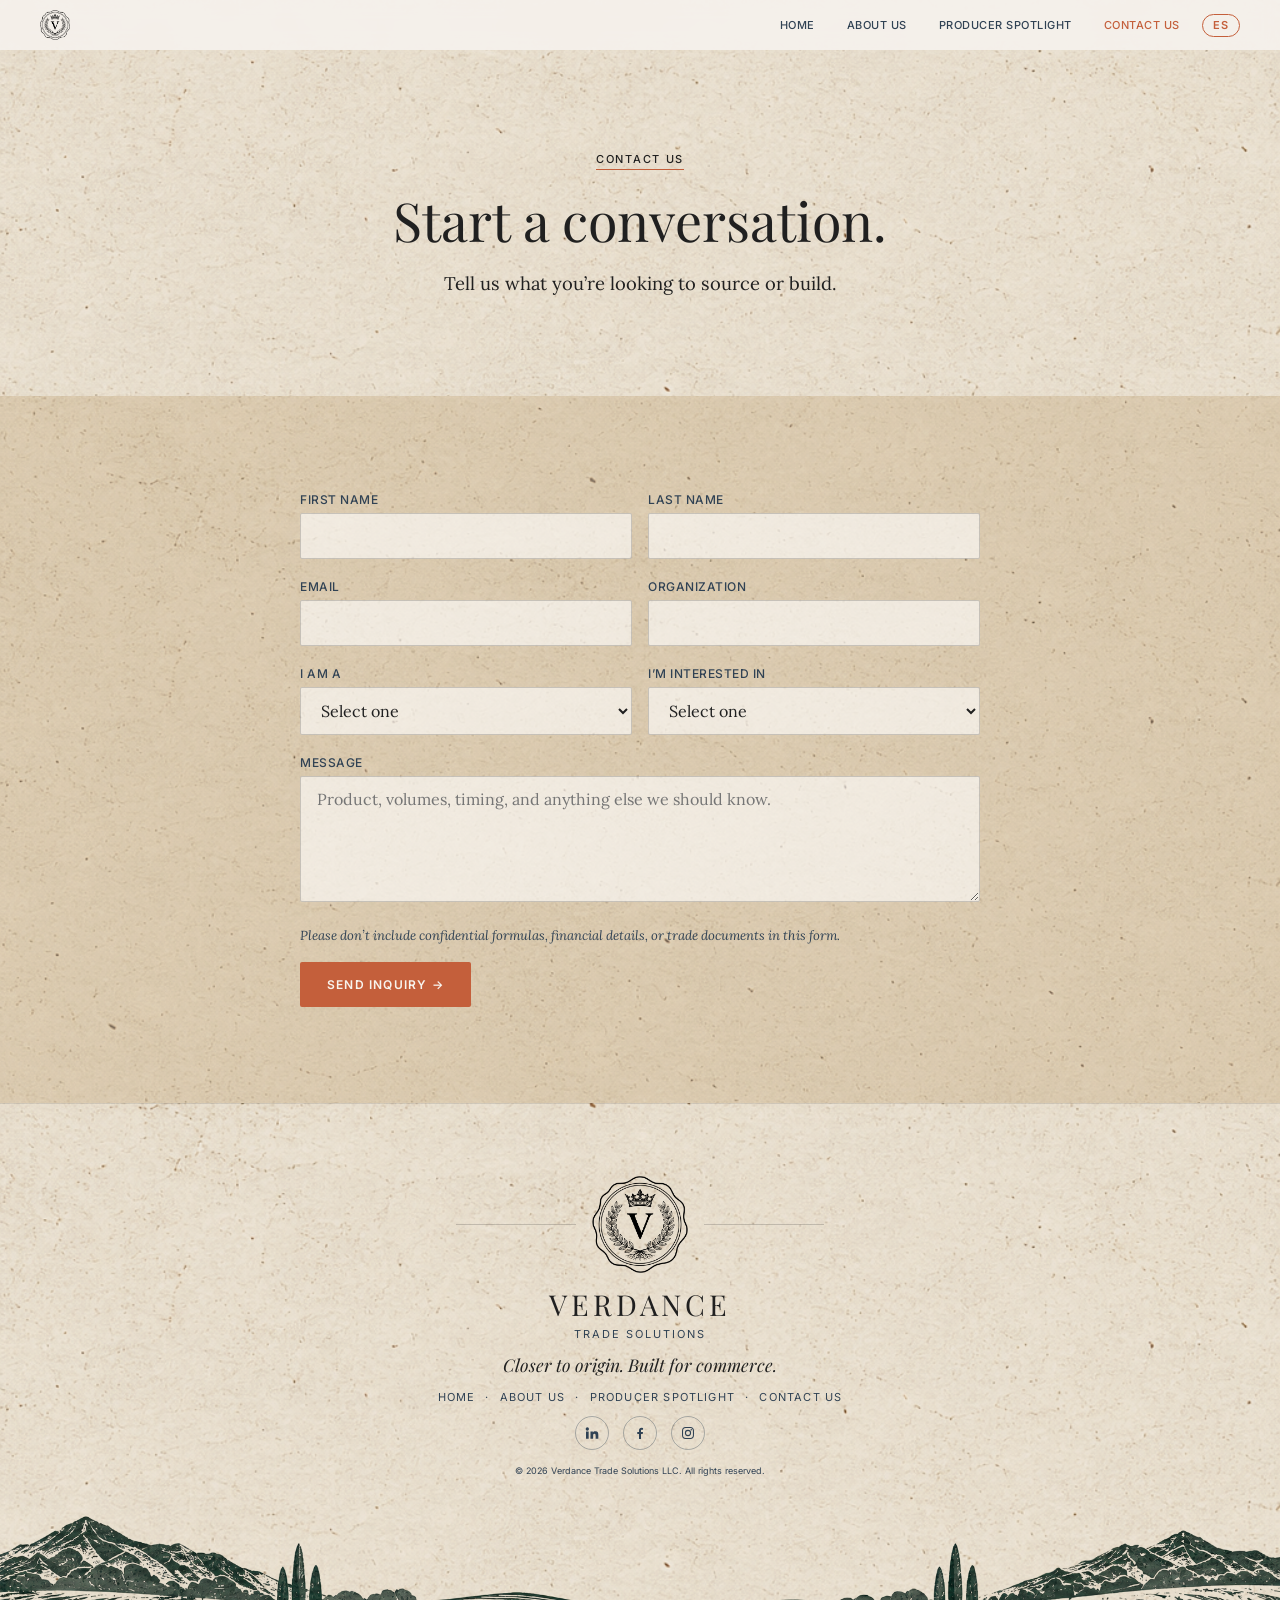
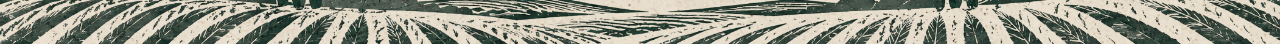
<file: contact.html>
<!DOCTYPE html>

<html lang="en">
<head>
<meta charset="utf-8"/>
<title>Contact | Verdance Solutions</title>
<meta content="Start a conversation with Verdance about sourcing Mexico’s heritage ingredients or building a producer-direct program." name="description"/>
<meta content="width=device-width, initial-scale=1" name="viewport"/>
<link href="favicon.ico" rel="icon" sizes="any"/>
<link href="assets/media/favicon-32.png" rel="icon" sizes="32x32" type="image/png"/>
<link href="assets/media/apple-touch-icon.png" rel="apple-touch-icon"/>
<meta content="light only" name="color-scheme"/>
<meta content="#f5eee2" name="theme-color"/>
<link href="https://fonts.googleapis.com" rel="preconnect"/>
<link crossorigin="" href="https://fonts.gstatic.com" rel="preconnect"/>
<link href="https://fonts.googleapis.com/css2?family=Playfair+Display:ital,wght@0,400;0,700;1,400&amp;family=Lora:ital,wght@0,400;0,500;1,400&amp;family=Inter:wght@400;500;600&amp;display=swap" rel="stylesheet"/>
<link href="assets/css/styles.css" rel="stylesheet"/>
<link href="https://verdancesolutions.pplx.app/contact.html" hreflang="en" rel="alternate"/><link href="https://verdancesolutions.pplx.app/es/contact.html" hreflang="es" rel="alternate"/><link href="https://verdancesolutions.pplx.app/contact.html" hreflang="x-default" rel="alternate"/></head>
<body>
<nav aria-label="Main" class="nav-bar" id="navBar">
<a aria-label="Verdance home" class="nav-crest" href="index.html">
<img alt="Verdance" src="assets/media/crest-small.png"/>
</a>
<div class="nav-links">
<a href="index.html">Home</a>
<a href="about.html">About us</a>
<a href="producer-spotlight.html">Producer Spotlight</a>
<a aria-current="page" class="active" href="contact.html">Contact us</a>
</div>
<a aria-label="Ver en español" class="lang-toggle" href="es/contact.html" hreflang="es" lang="es">ES</a></nav>
<main>
<section class="section texture-cream page-hero page-hero-short" id="contact-hero">
<div class="section-inner">
<span class="eyebrow">Contact us</span>
<h1 class="headline">Start a conversation.</h1>
<p class="body-text page-hero-body">Tell us what you’re looking to source or build.</p>
</div>
</section>
<section class="section texture-tan section-auto" id="contact-form-section">
<div class="section-inner">
<form class="contact-form" data-to="hello@verdancesolutions.net" id="contactForm" novalidate="">
<div class="form-row">
<div class="form-group">
<label for="firstName">First name</label>
<input autocomplete="given-name" id="firstName" name="firstName" required="" type="text"/>
</div>
<div class="form-group">
<label for="lastName">Last name</label>
<input autocomplete="family-name" id="lastName" name="lastName" required="" type="text"/>
</div>
</div>
<div class="form-row">
<div class="form-group">
<label for="email">Email</label>
<input autocomplete="email" id="email" name="email" required="" type="email"/>
</div>
<div class="form-group">
<label for="organization">Organization</label>
<input autocomplete="organization" id="organization" name="organization" type="text"/>
</div>
</div>
<div class="form-row">
<div class="form-group">
<label for="role">I am a</label>
<select id="role" name="role" required="">
<option value="">Select one</option>
<option>Commercial buyer</option>
<option>Producer or producer organization</option>
<option>Brand or operator</option>
<option>Partner or advisor</option>
<option>Other</option>
</select>
</div>
<div class="form-group">
<label for="interest">I’m interested in</label>
<select id="interest" name="interest" required="">
<option value="">Select one</option>
<option>Sourcing a heritage ingredient program</option>
<option>A readiness or compliance assessment</option>
<option>Heritage &amp; brand diagnostic</option>
<option>Operating system or platform build</option>
<option>Joining as a producer</option>
<option>Something else</option>
</select>
</div>
</div>
<div class="form-group">
<label for="message">Message</label>
<textarea id="message" name="message" placeholder="Product, volumes, timing, and anything else we should know." required="" rows="5"></textarea>
</div>
<p class="form-disclaimer">Please don’t include confidential formulas, financial details, or trade documents in this form.</p>
<p class="form-error" hidden="" id="formError" role="alert">Please complete the required fields.</p>
<button class="btn btn-primary" type="submit">Send inquiry →</button>
<p class="form-success" hidden="" id="formSuccess" role="status">Your email app should open with your message ready to send. If it doesn’t, write to us at <a href="#" id="mailFallback"></a>.</p>
</form>
</div>
</section>
</main>
<footer class="footer">
<div class="divider-flanked">
<div class="footer-crest">
<img alt="Verdance crest" src="assets/media/crest.png"/>
</div>
</div>
<div class="footer-brand">VERDANCE</div>
<div class="footer-subtitle">Trade Solutions</div>
<p class="footer-tagline">Closer to origin. Built for commerce.</p>
<div class="footer-links">
<a href="index.html">Home</a><span aria-hidden="true">·</span>
<a href="about.html">About us</a><span aria-hidden="true">·</span>
<a href="producer-spotlight.html">Producer Spotlight</a><span aria-hidden="true">·</span>
<a href="contact.html">Contact us</a>
</div>
<div aria-label="Verdance on social media" class="footer-social">
<a aria-label="Verdance on LinkedIn" href="https://www.linkedin.com/company/verdance-trade-solutions" rel="noopener" target="_blank">
<svg aria-hidden="true" viewbox="0 0 24 24"><path d="M4.98 3.5a2.5 2.5 0 1 1 0 5 2.5 2.5 0 0 1 0-5zM3 9.75h4v11H3v-11zm6.5 0h3.8v1.5h.05c.53-1 1.83-1.8 3.65-1.8 3.9 0 4.5 2.4 4.5 5.6v5.7h-4v-5c0-1.2 0-2.8-1.75-2.8s-2.05 1.35-2.05 2.7v5.1h-4v-11z" fill="currentColor"></path></svg>
</a>
<a aria-label="Verdance on Facebook" href="https://www.facebook.com/search/top?q=verdance%20trade%20solutions" rel="noopener" target="_blank">
<svg aria-hidden="true" viewbox="0 0 24 24"><path d="M13.5 21v-7.5h2.6l.4-3h-3V8.6c0-.87.25-1.46 1.5-1.46h1.6V4.46A21 21 0 0 0 14.3 4.3c-2.3 0-3.8 1.4-3.8 3.95v2.25H7.9v3h2.6V21h3z" fill="currentColor"></path></svg>
</a>
<a aria-label="Verdance on Instagram" href="https://www.instagram.com/verdancetradesolutions?utm_source=ig_web_button_share_sheet&amp;stkn=ZDNlZDc0MzIxNw==" rel="noopener" target="_blank">
<svg aria-hidden="true" viewbox="0 0 24 24"><path d="M12 7.3a4.7 4.7 0 1 0 0 9.4 4.7 4.7 0 0 0 0-9.4zm0 7.75a3.05 3.05 0 1 1 0-6.1 3.05 3.05 0 0 1 0 6.1zM16.9 6.05a1.1 1.1 0 1 1 0 2.2 1.1 1.1 0 0 1 0-2.2zM12 4.6c2.4 0 2.7 0 3.65.05 2.45.1 3.6 1.27 3.7 3.7.05.95.05 1.24.05 3.65s0 2.7-.05 3.65c-.1 2.43-1.25 3.6-3.7 3.7-.95.05-1.24.05-3.65.05s-2.7 0-3.65-.05c-2.46-.1-3.6-1.28-3.7-3.7C4.6 14.7 4.6 14.4 4.6 12s0-2.7.05-3.65c.1-2.44 1.25-3.6 3.7-3.7C9.3 4.6 9.6 4.6 12 4.6zM12 3c-2.44 0-2.75 0-3.71.05-3.27.15-5.09 1.96-5.24 5.24C3 9.25 3 9.56 3 12s0 2.75.05 3.71c.15 3.27 1.96 5.09 5.24 5.24.96.05 1.27.05 3.71.05s2.75 0 3.71-.05c3.26-.15 5.1-1.96 5.24-5.24.05-.96.05-1.27.05-3.71s0-2.75-.05-3.71c-.15-3.26-1.96-5.09-5.24-5.24C14.75 3 14.44 3 12 3z" fill="currentColor"></path></svg>
</a>
</div>
<p class="footer-copyright">© 2026 Verdance Trade Solutions LLC. All rights reserved.</p>
<div class="footer-panorama">
<img alt="" src="assets/media/footer-panorama.png"/>
</div>
</footer>
<script>
    (function () {
      var f = document.getElementById('contactForm');
      var to = f.dataset.to;
      var fb = document.getElementById('mailFallback');
      fb.textContent = to; fb.href = 'mailto:' + to;
      f.addEventListener('submit', function (e) {
        e.preventDefault();
        var err = document.getElementById('formError');
        if (!f.checkValidity()) { err.hidden = false; f.reportValidity(); return; }
        err.hidden = true;
        var v = function (id) { return document.getElementById(id).value.trim(); };
        var subject = 'Website inquiry: ' + v('interest') + ' (' + (v('organization') || v('lastName')) + ')';
        var body = 'Name: ' + v('firstName') + ' ' + v('lastName') + '\nEmail: ' + v('email') +
          '\nOrganization: ' + v('organization') + '\nI am a: ' + v('role') +
          '\nInterested in: ' + v('interest') + '\n\n' + v('message');
        window.location.href = 'mailto:' + to + '?subject=' + encodeURIComponent(subject) + '&body=' + encodeURIComponent(body);
        document.getElementById('formSuccess').hidden = false;
      });
    })();
  </script>
<script data-pplx-inline-edit>
(function () {
  if (window === window.top) return;

  const allowedParentOrigins = ["https://www.perplexity.ai","https://perplexity.ai","https://testing.perplexity.ai","https://staging.perplexity.ai","https://*.preview.i.perplexity.ai","http://perplexity.localhost","http://localhost:1420","http://127.0.0.1:1420","http://localhost:3000","http://127.0.0.1:3000","http://localhost:5173","http://127.0.0.1:5173"];
  const MAX_FONT_BYTES = 500 * 1024;
  const MAX_TOTAL_FONT_BYTES = 2 * 1024 * 1024;
  let scrollForwarding = false;
  let scrollRaf = 0;
  let trustedTopOrigin = null;

  // Allow entries like "https://*.preview.i.perplexity.ai" — the wildcard
  // matches a single DNS label (no dots), so "https://*.foo" cannot stretch
  // across multiple labels.
  function matchesAllowedOrigin(origin) {
    if (!origin) return false;
    for (const entry of allowedParentOrigins) {
      if (!entry.includes("*")) {
        if (entry === origin) return true;
        continue;
      }
      const pattern = new RegExp(
        "^" +
          entry.replace(/[.+?^${}()|[\]\\]/g, "\\$&").replace(/\*/g, "[^.]+") +
          "$",
      );
      if (pattern.test(origin)) return true;
    }
    return false;
  }

  // Trust decision: when the sender is same-origin-visible (event.origin is a
  // real origin like https://www.perplexity.ai) we trust event.origin directly.
  // When event.origin is "null" (opaque broker srcdoc), we fall back to the
  // broker's stamped `parentOrigin` to identify the top window. The fallback
  // is claim-only — we rely on the browser's native `targetOrigin` enforcement
  // on the response path (see postToTrustedTop) to ensure replies can't be
  // delivered to anyone but the actual top window of that claimed origin.
  function getTrustedParentOrigin(event) {
    const forwardedParentOrigin =
      typeof event.data.parentOrigin === "string" ? event.data.parentOrigin : null;
    const parentOrigin = event.origin === "null" ? forwardedParentOrigin : event.origin;
    return matchesAllowedOrigin(parentOrigin) ? parentOrigin : null;
  }

  // All responses go to window.top with targetOrigin = the allowlisted origin.
  // An attacker that iframes us inside their own null-origin broker can claim
  // any parentOrigin they like, but the browser will drop the reply whenever
  // the real top's origin doesn't match — so the screenshot never leaves.
  function postToTrustedTop(message) {
    if (!trustedTopOrigin) return;
    try {
      window.top.postMessage(message, trustedTopOrigin);
    } catch (_error) {}
  }

  function inlineAll(original, clone) {
    if (original.nodeType !== 1 || clone.nodeType !== 1) return;

    try {
      const computedStyle = getComputedStyle(original);
      // cssText on a computed style is the serialized declaration in modern
      // Chromium/Safari — a single read beats enumerating ~400 longhand
      // properties. Firefox returns "" here, so we fall back on empty.
      const serialized = computedStyle.cssText;
      if (serialized) {
        clone.style.cssText = serialized;
      } else {
        const parts = new Array(computedStyle.length);
        for (let index = 0; index < computedStyle.length; index += 1) {
          const property = computedStyle[index];
          parts[index] = `${property}:${computedStyle.getPropertyValue(property)};`;
        }
        clone.style.cssText = parts.join("");
      }
    } catch (_error) {}

    const originalChildren = original.children;
    const clonedChildren = clone.children;
    for (
      let index = 0;
      index < originalChildren.length && index < clonedChildren.length;
      index += 1
    ) {
      inlineAll(originalChildren[index], clonedChildren[index]);
    }
  }

  function extractFontUrl(srcValue) {
    const matches = [
      ...srcValue.matchAll(
        /url\(["']?([^"')]+)["']?\)(?:\s*format\(["']?([^"')]+)["']?\))?/gi,
      ),
    ];
    if (matches.length === 0) return null;
    const woff2 = matches.find((m) => m[2] && m[2].toLowerCase().includes("woff2"));
    if (woff2) return woff2[1];
    const woff = matches.find((m) => m[2] && m[2].toLowerCase().includes("woff"));
    if (woff) return woff[1];
    return matches[0][1];
  }

  // Cache resolved font URL -> data URI across captures. Fonts on a page
  // essentially never change, and a batch run emits multiple captures back to
  // back — without this we'd refetch + re-base64 every time.
  const fontDataUriCache = new Map();
  const SRC_DECLARATION_RE = /src\s*:\s*[^;}]+/i;

  async function fetchAsDataUri(url) {
    if (fontDataUriCache.has(url)) return fontDataUriCache.get(url);
    let dataUri = null;
    try {
      const response = await fetch(url, { mode: "cors", credentials: "omit" });
      if (response.ok) {
        const blob = await response.blob();
        if (blob.size <= MAX_FONT_BYTES) {
          dataUri = await new Promise((resolve) => {
            const reader = new FileReader();
            reader.onloadend = () =>
              resolve(typeof reader.result === "string" ? reader.result : null);
            reader.onerror = () => resolve(null);
            reader.readAsDataURL(blob);
          });
        }
      }
    } catch (_error) {
      dataUri = null;
    }
    fontDataUriCache.set(url, dataUri);
    return dataUri;
  }

  function collectFontFaceRuleTexts() {
    const rules = [];
    for (const sheet of document.styleSheets) {
      let cssRules;
      try {
        cssRules = sheet.cssRules;
      } catch (_error) {
        continue;
      }
      if (!cssRules) continue;
      for (const rule of cssRules) {
        const cssText = rule.cssText || "";
        if (cssText.startsWith("@font-face")) rules.push(cssText);
      }
    }
    return rules;
  }

  async function buildInlinedFontCss() {
    const ruleTexts = collectFontFaceRuleTexts();
    if (ruleTexts.length === 0) return null;

    const resolved = ruleTexts.map((cssText) => {
      if (!SRC_DECLARATION_RE.test(cssText)) return null;
      const srcMatch = cssText.match(/src\s*:\s*([^;}]+)[;}]/i);
      if (!srcMatch) return null;
      const url = extractFontUrl(srcMatch[1]);
      if (!url) return null;
      try {
        return { cssText, url: new URL(url, document.baseURI).href };
      } catch (_error) {
        return null;
      }
    });

    const dataUris = await Promise.all(
      resolved.map((entry) => (entry ? fetchAsDataUri(entry.url) : Promise.resolve(null))),
    );

    const inlined = [];
    let totalBytes = 0;
    for (let index = 0; index < resolved.length; index += 1) {
      const entry = resolved[index];
      const dataUri = dataUris[index];
      if (!entry || !dataUri) continue;
      const approxBytes = dataUri.length * 0.75;
      if (totalBytes + approxBytes > MAX_TOTAL_FONT_BYTES) break;
      totalBytes += approxBytes;
      inlined.push(entry.cssText.replace(SRC_DECLARATION_RE, `src: url("${dataUri}")`));
    }
    return inlined.length > 0 ? inlined.join("\n") : null;
  }

  function stripExternal(clone) {
    const images = clone.querySelectorAll("img");
    for (let index = 0; index < images.length; index += 1) {
      const src = images[index].getAttribute("src");
      if (src && !src.startsWith("data:")) images[index].removeAttribute("src");
    }

    const elements = clone.querySelectorAll("*");
    for (let index = 0; index < elements.length; index += 1) {
      const style = elements[index].style.cssText;
      if (style && style.includes("url(")) {
        elements[index].style.cssText = style.replace(
          /url\(["']?(?!data:)[^)"']*["']?\)/gi,
          "none",
        );
      }
    }
  }

  function emitScroll() {
    scrollRaf = 0;
    if (!scrollForwarding) return;
    postToTrustedTop({
      type: "INLINE_EDIT_SCROLL",
      scrollX: window.scrollX,
      scrollY: window.scrollY,
    });
  }

  window.addEventListener(
    "scroll",
    function () {
      if (!scrollForwarding || scrollRaf) return;
      scrollRaf = requestAnimationFrame(emitScroll);
    },
    { passive: true, capture: true },
  );

  async function handleCaptureRequest(event) {
    const requestId = event.data.requestId;
    const scrollX = window.scrollX;
    const scrollY = window.scrollY;
    const width = window.innerWidth;
    const height = window.innerHeight;

    function postResult(dataUrl) {
      postToTrustedTop({
        type: "INLINE_EDIT_SCREENSHOT_RESULT",
        requestId,
        dataUrl,
        scrollX,
        scrollY,
      });
    }

    try {
      // Wait for any pending web fonts to resolve so both inline metrics and
      // the @font-face inlining below see the same loaded faces.
      if (document.fonts && document.fonts.ready) {
        try {
          await document.fonts.ready;
        } catch (_error) {}
      }

      const clone = document.documentElement.cloneNode(true);
      inlineAll(document.documentElement, clone);

      const removedNodes = clone.querySelectorAll("script,link[rel=\"stylesheet\"],style");
      for (let index = 0; index < removedNodes.length; index += 1) {
        removedNodes[index].remove();
      }

      stripExternal(clone);

      // Re-embed web fonts as data-URI @font-face rules so the SVG rasterizer
      // can resolve them — external font URLs aren't fetched during
      // foreignObject rendering, which would otherwise force a fallback face
      // and change text metrics.
      const inlinedFontCss = await buildInlinedFontCss();
      if (inlinedFontCss) {
        const styleEl = document.createElement("style");
        styleEl.textContent = inlinedFontCss;
        const head = clone.querySelector("head");
        if (head) head.appendChild(styleEl);
        else clone.insertBefore(styleEl, clone.firstChild);
      }

      const html = new XMLSerializer().serializeToString(clone);
      const svg =
        `<svg xmlns="http://www.w3.org/2000/svg" width="${width}" height="${height}">` +
        '<foreignObject width="100%" height="100%">' +
        `<div xmlns="http://www.w3.org/1999/xhtml" style="width:${width}px;height:${height}px;overflow:hidden">` +
        `<div style="position:relative;left:-${scrollX}px;top:-${scrollY}px">` +
        html +
        "</div></div></foreignObject></svg>";
      const svgUrl = `data:image/svg+xml;charset=utf-8,${encodeURIComponent(svg)}`;
      const image = new Image();
      image.onload = function () {
        const canvas = document.createElement("canvas");
        canvas.width = width;
        canvas.height = height;
        canvas.getContext("2d").drawImage(image, 0, 0);
        postResult(canvas.toDataURL("image/png"));
      };
      image.onerror = function () {
        postResult(null);
      };
      image.src = svgUrl;
    } catch (_error) {
      postResult(null);
    }
  }

  window.addEventListener("message", function (event) {
    if (!event.data) return;
    // Only accept messages from the direct parent frame. Blocks sibling /
    // unrelated-window postMessage senders that could otherwise reach us.
    if (event.source !== window.parent) return;

    const trustedParentOrigin = getTrustedParentOrigin(event);
    if (!trustedParentOrigin) return;
    trustedTopOrigin = trustedParentOrigin;

    if (event.data.type === "INLINE_EDIT_SCROLL_START") {
      scrollForwarding = true;
      emitScroll();
      return;
    }

    if (event.data.type === "INLINE_EDIT_SCROLL_STOP") {
      scrollForwarding = false;
      if (scrollRaf) cancelAnimationFrame(scrollRaf);
      scrollRaf = 0;
      return;
    }

    if (event.data.type !== "INLINE_EDIT_CAPTURE_REQUEST") return;

    handleCaptureRequest(event);
  });
})();

</script></body>
</html>
</file>
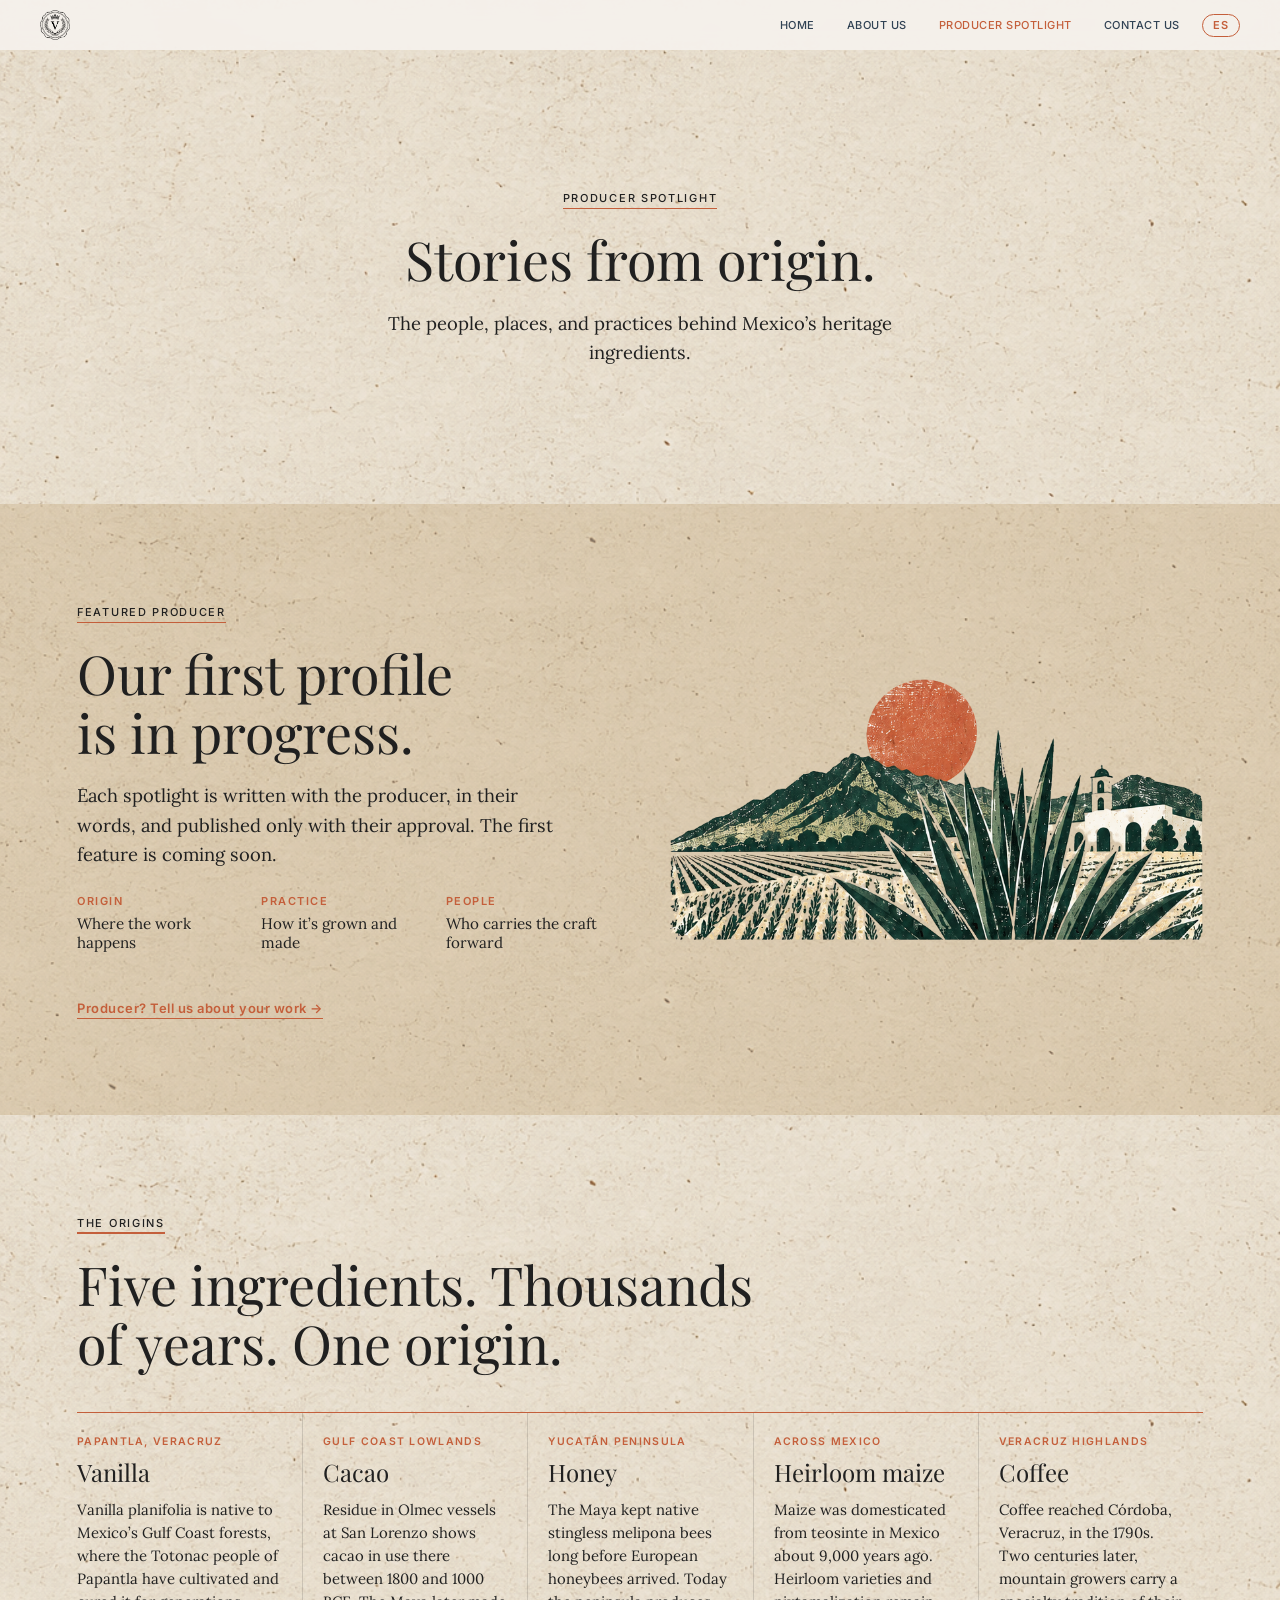
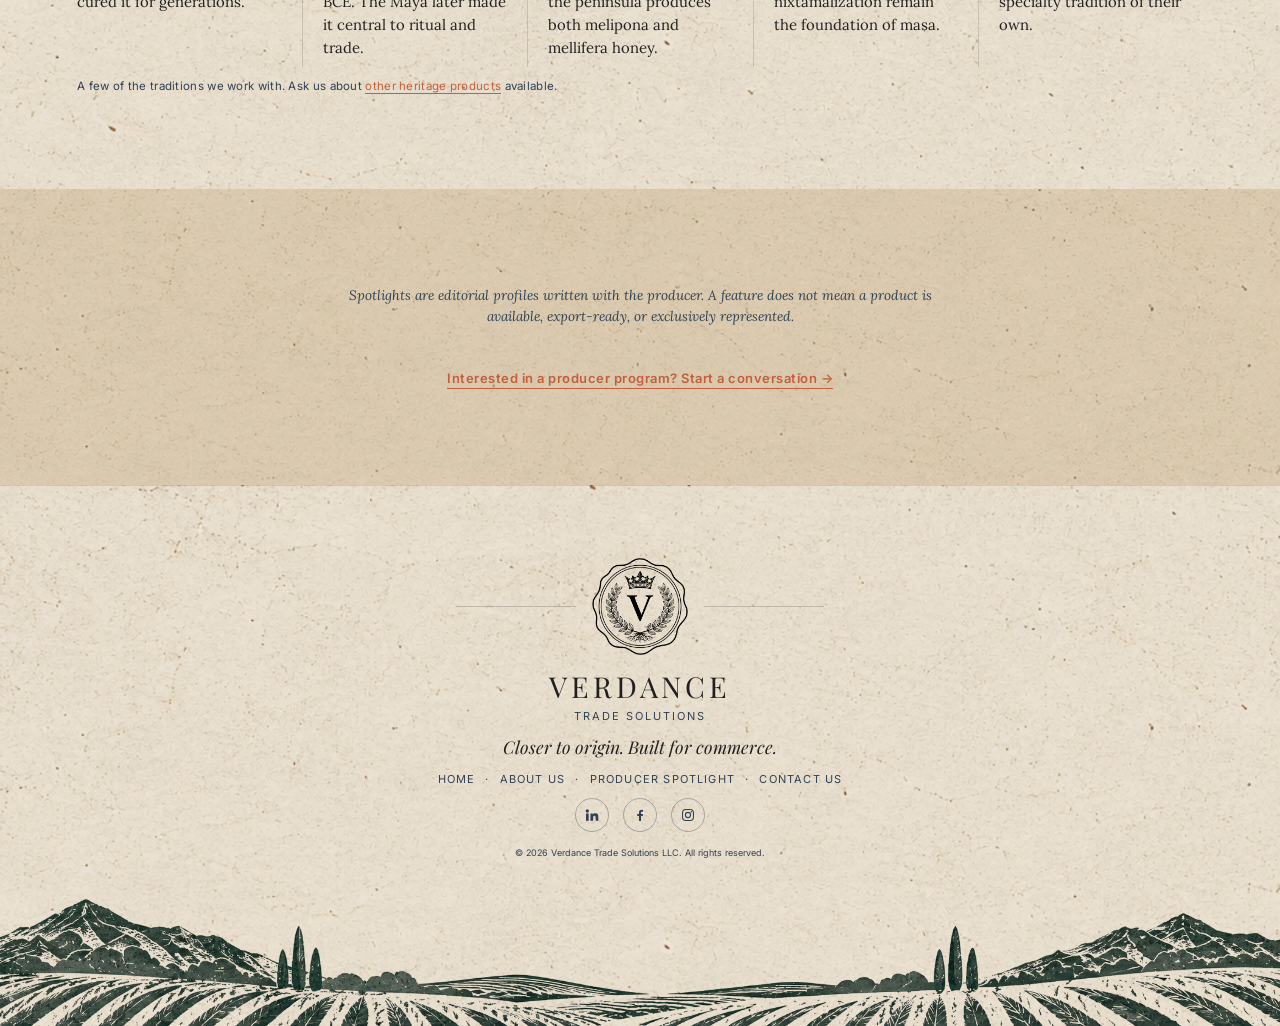
<file: producer-spotlight.html>
<!DOCTYPE html>

<html lang="en">
<head>
<meta charset="utf-8"/>
<title>Producer Spotlight | Verdance Solutions</title>
<meta content="Stories of the producers, places, and practices behind Mexico’s heritage foods." name="description"/>
<meta content="width=device-width, initial-scale=1" name="viewport"/>
<link href="favicon.ico" rel="icon" sizes="any"/>
<link href="assets/media/favicon-32.png" rel="icon" sizes="32x32" type="image/png"/>
<link href="assets/media/apple-touch-icon.png" rel="apple-touch-icon"/>
<meta content="light only" name="color-scheme"/>
<meta content="#f5eee2" name="theme-color"/>
<link href="https://fonts.googleapis.com" rel="preconnect"/>
<link crossorigin="" href="https://fonts.gstatic.com" rel="preconnect"/>
<link href="https://fonts.googleapis.com/css2?family=Playfair+Display:ital,wght@0,400;0,700;1,400&amp;family=Lora:ital,wght@0,400;0,500;1,400&amp;family=Inter:wght@400;500;600&amp;display=swap" rel="stylesheet"/>
<link href="assets/css/styles.css" rel="stylesheet"/>
<link href="https://verdancesolutions.pplx.app/producer-spotlight.html" hreflang="en" rel="alternate"/><link href="https://verdancesolutions.pplx.app/es/producer-spotlight.html" hreflang="es" rel="alternate"/><link href="https://verdancesolutions.pplx.app/producer-spotlight.html" hreflang="x-default" rel="alternate"/></head>
<body>
<nav aria-label="Main" class="nav-bar" id="navBar">
<a aria-label="Verdance home" class="nav-crest" href="index.html">
<img alt="Verdance" src="assets/media/crest-small.png"/>
</a>
<div class="nav-links">
<a href="index.html">Home</a>
<a href="about.html">About us</a>
<a aria-current="page" class="active" href="producer-spotlight.html">Producer Spotlight</a>
<a href="contact.html">Contact us</a>
</div>
<a aria-label="Ver en español" class="lang-toggle" href="es/producer-spotlight.html" hreflang="es" lang="es">ES</a></nav>
<main>
<section class="section texture-cream page-hero" id="spotlight-hero">
<div class="section-inner">
<span class="eyebrow">Producer Spotlight</span>
<h1 class="headline">Stories from origin.</h1>
<p class="body-text page-hero-body">The people, places, and practices behind Mexico’s heritage ingredients.</p>
</div>
</section>
<section class="section texture-tan section-auto" id="featured-producer">
<div class="section-inner">
<div class="spotlight-grid">
<div class="spotlight-left">
<span class="eyebrow">Featured producer</span>
<h2 class="headline">Our first profile is in progress.</h2>
<p class="body-text">Each spotlight is written with the producer, in their words, and published only with their approval. The first feature is coming soon.</p>
<div class="spotlight-cols">
<div><h3 class="spotlight-col-title">Origin</h3><p class="spotlight-col-body">Where the work happens</p></div>
<div><h3 class="spotlight-col-title">Practice</h3><p class="spotlight-col-body">How it’s grown and made</p></div>
<div><h3 class="spotlight-col-title">People</h3><p class="spotlight-col-body">Who carries the craft forward</p></div>
</div>
<a class="cta-link" href="contact.html">Producer? Tell us about your work →</a>
</div>
<div class="spotlight-right">
<div class="spotlight-art">
<img alt="Illustrated Mexican origin landscape" src="assets/media/panel-agave.png"/>
</div>
</div>
</div>
</div>
</section>
<section class="section texture-cream section-auto" id="origins">
<div class="section-inner">
<div class="origins-head">
<span class="eyebrow">The origins</span>
<h2 class="headline">Five ingredients. Thousands of years. One origin.</h2>
</div>
<div class="origin-cards">
<article class="origin-card">
<p class="origin-card-region">Papantla, Veracruz</p>
<h3>Vanilla</h3>
<p>Vanilla planifolia is native to Mexico’s Gulf Coast forests, where the Totonac people of Papantla have cultivated and cured it for generations.</p>
</article>
<article class="origin-card">
<p class="origin-card-region">Gulf Coast lowlands</p>
<h3>Cacao</h3>
<p>Residue in Olmec vessels at San Lorenzo shows cacao in use there between 1800 and 1000 BCE. The Maya later made it central to ritual and trade.</p>
</article>
<article class="origin-card">
<p class="origin-card-region">Yucatán Peninsula</p>
<h3>Honey</h3>
<p>The Maya kept native stingless melipona bees long before European honeybees arrived. Today the peninsula produces both melipona and mellifera honey.</p>
</article>
<article class="origin-card">
<p class="origin-card-region">Across Mexico</p>
<h3>Heirloom maize</h3>
<p>Maize was domesticated from teosinte in Mexico about 9,000 years ago. Heirloom varieties and nixtamalization remain the foundation of masa.</p>
</article>
<article class="origin-card">
<p class="origin-card-region">Veracruz highlands</p>
<h3>Coffee</h3>
<p>Coffee reached Córdoba, Veracruz, in the 1790s. Two centuries later, mountain growers carry a specialty tradition of their own.</p>
</article>
</div>
<p class="fine-print">A few of the traditions we work with. Ask us about <a href="contact.html">other heritage products</a> available.</p>
</div>
</section>
<section class="section texture-tan section-auto" id="spotlight-note">
<div class="section-inner center">
<p class="editorial-note">Spotlights are editorial profiles written with the producer. A feature does not mean a product is available, export-ready, or exclusively represented.</p>
<a class="cta-link" href="contact.html">Interested in a producer program? Start a conversation →</a>
</div>
</section>
</main>
<footer class="footer">
<div class="divider-flanked">
<div class="footer-crest">
<img alt="Verdance crest" src="assets/media/crest.png"/>
</div>
</div>
<div class="footer-brand">VERDANCE</div>
<div class="footer-subtitle">Trade Solutions</div>
<p class="footer-tagline">Closer to origin. Built for commerce.</p>
<div class="footer-links">
<a href="index.html">Home</a><span aria-hidden="true">·</span>
<a href="about.html">About us</a><span aria-hidden="true">·</span>
<a href="producer-spotlight.html">Producer Spotlight</a><span aria-hidden="true">·</span>
<a href="contact.html">Contact us</a>
</div>
<div aria-label="Verdance on social media" class="footer-social">
<a aria-label="Verdance on LinkedIn" href="https://www.linkedin.com/company/verdance-trade-solutions" rel="noopener" target="_blank">
<svg aria-hidden="true" viewbox="0 0 24 24"><path d="M4.98 3.5a2.5 2.5 0 1 1 0 5 2.5 2.5 0 0 1 0-5zM3 9.75h4v11H3v-11zm6.5 0h3.8v1.5h.05c.53-1 1.83-1.8 3.65-1.8 3.9 0 4.5 2.4 4.5 5.6v5.7h-4v-5c0-1.2 0-2.8-1.75-2.8s-2.05 1.35-2.05 2.7v5.1h-4v-11z" fill="currentColor"></path></svg>
</a>
<a aria-label="Verdance on Facebook" href="https://www.facebook.com/search/top?q=verdance%20trade%20solutions" rel="noopener" target="_blank">
<svg aria-hidden="true" viewbox="0 0 24 24"><path d="M13.5 21v-7.5h2.6l.4-3h-3V8.6c0-.87.25-1.46 1.5-1.46h1.6V4.46A21 21 0 0 0 14.3 4.3c-2.3 0-3.8 1.4-3.8 3.95v2.25H7.9v3h2.6V21h3z" fill="currentColor"></path></svg>
</a>
<a aria-label="Verdance on Instagram" href="https://www.instagram.com/verdancetradesolutions?utm_source=ig_web_button_share_sheet&amp;stkn=ZDNlZDc0MzIxNw==" rel="noopener" target="_blank">
<svg aria-hidden="true" viewbox="0 0 24 24"><path d="M12 7.3a4.7 4.7 0 1 0 0 9.4 4.7 4.7 0 0 0 0-9.4zm0 7.75a3.05 3.05 0 1 1 0-6.1 3.05 3.05 0 0 1 0 6.1zM16.9 6.05a1.1 1.1 0 1 1 0 2.2 1.1 1.1 0 0 1 0-2.2zM12 4.6c2.4 0 2.7 0 3.65.05 2.45.1 3.6 1.27 3.7 3.7.05.95.05 1.24.05 3.65s0 2.7-.05 3.65c-.1 2.43-1.25 3.6-3.7 3.7-.95.05-1.24.05-3.65.05s-2.7 0-3.65-.05c-2.46-.1-3.6-1.28-3.7-3.7C4.6 14.7 4.6 14.4 4.6 12s0-2.7.05-3.65c.1-2.44 1.25-3.6 3.7-3.7C9.3 4.6 9.6 4.6 12 4.6zM12 3c-2.44 0-2.75 0-3.71.05-3.27.15-5.09 1.96-5.24 5.24C3 9.25 3 9.56 3 12s0 2.75.05 3.71c.15 3.27 1.96 5.09 5.24 5.24.96.05 1.27.05 3.71.05s2.75 0 3.71-.05c3.26-.15 5.1-1.96 5.24-5.24.05-.96.05-1.27.05-3.71s0-2.75-.05-3.71c-.15-3.26-1.96-5.09-5.24-5.24C14.75 3 14.44 3 12 3z" fill="currentColor"></path></svg>
</a>
</div>
<p class="footer-copyright">© 2026 Verdance Trade Solutions LLC. All rights reserved.</p>
<div class="footer-panorama">
<img alt="" src="assets/media/footer-panorama.png"/>
</div>
</footer>
<script data-pplx-inline-edit>
(function () {
  if (window === window.top) return;

  const allowedParentOrigins = ["https://www.perplexity.ai","https://perplexity.ai","https://testing.perplexity.ai","https://staging.perplexity.ai","https://*.preview.i.perplexity.ai","http://perplexity.localhost","http://localhost:1420","http://127.0.0.1:1420","http://localhost:3000","http://127.0.0.1:3000","http://localhost:5173","http://127.0.0.1:5173"];
  const MAX_FONT_BYTES = 500 * 1024;
  const MAX_TOTAL_FONT_BYTES = 2 * 1024 * 1024;
  let scrollForwarding = false;
  let scrollRaf = 0;
  let trustedTopOrigin = null;

  // Allow entries like "https://*.preview.i.perplexity.ai" — the wildcard
  // matches a single DNS label (no dots), so "https://*.foo" cannot stretch
  // across multiple labels.
  function matchesAllowedOrigin(origin) {
    if (!origin) return false;
    for (const entry of allowedParentOrigins) {
      if (!entry.includes("*")) {
        if (entry === origin) return true;
        continue;
      }
      const pattern = new RegExp(
        "^" +
          entry.replace(/[.+?^${}()|[\]\\]/g, "\\$&").replace(/\*/g, "[^.]+") +
          "$",
      );
      if (pattern.test(origin)) return true;
    }
    return false;
  }

  // Trust decision: when the sender is same-origin-visible (event.origin is a
  // real origin like https://www.perplexity.ai) we trust event.origin directly.
  // When event.origin is "null" (opaque broker srcdoc), we fall back to the
  // broker's stamped `parentOrigin` to identify the top window. The fallback
  // is claim-only — we rely on the browser's native `targetOrigin` enforcement
  // on the response path (see postToTrustedTop) to ensure replies can't be
  // delivered to anyone but the actual top window of that claimed origin.
  function getTrustedParentOrigin(event) {
    const forwardedParentOrigin =
      typeof event.data.parentOrigin === "string" ? event.data.parentOrigin : null;
    const parentOrigin = event.origin === "null" ? forwardedParentOrigin : event.origin;
    return matchesAllowedOrigin(parentOrigin) ? parentOrigin : null;
  }

  // All responses go to window.top with targetOrigin = the allowlisted origin.
  // An attacker that iframes us inside their own null-origin broker can claim
  // any parentOrigin they like, but the browser will drop the reply whenever
  // the real top's origin doesn't match — so the screenshot never leaves.
  function postToTrustedTop(message) {
    if (!trustedTopOrigin) return;
    try {
      window.top.postMessage(message, trustedTopOrigin);
    } catch (_error) {}
  }

  function inlineAll(original, clone) {
    if (original.nodeType !== 1 || clone.nodeType !== 1) return;

    try {
      const computedStyle = getComputedStyle(original);
      // cssText on a computed style is the serialized declaration in modern
      // Chromium/Safari — a single read beats enumerating ~400 longhand
      // properties. Firefox returns "" here, so we fall back on empty.
      const serialized = computedStyle.cssText;
      if (serialized) {
        clone.style.cssText = serialized;
      } else {
        const parts = new Array(computedStyle.length);
        for (let index = 0; index < computedStyle.length; index += 1) {
          const property = computedStyle[index];
          parts[index] = `${property}:${computedStyle.getPropertyValue(property)};`;
        }
        clone.style.cssText = parts.join("");
      }
    } catch (_error) {}

    const originalChildren = original.children;
    const clonedChildren = clone.children;
    for (
      let index = 0;
      index < originalChildren.length && index < clonedChildren.length;
      index += 1
    ) {
      inlineAll(originalChildren[index], clonedChildren[index]);
    }
  }

  function extractFontUrl(srcValue) {
    const matches = [
      ...srcValue.matchAll(
        /url\(["']?([^"')]+)["']?\)(?:\s*format\(["']?([^"')]+)["']?\))?/gi,
      ),
    ];
    if (matches.length === 0) return null;
    const woff2 = matches.find((m) => m[2] && m[2].toLowerCase().includes("woff2"));
    if (woff2) return woff2[1];
    const woff = matches.find((m) => m[2] && m[2].toLowerCase().includes("woff"));
    if (woff) return woff[1];
    return matches[0][1];
  }

  // Cache resolved font URL -> data URI across captures. Fonts on a page
  // essentially never change, and a batch run emits multiple captures back to
  // back — without this we'd refetch + re-base64 every time.
  const fontDataUriCache = new Map();
  const SRC_DECLARATION_RE = /src\s*:\s*[^;}]+/i;

  async function fetchAsDataUri(url) {
    if (fontDataUriCache.has(url)) return fontDataUriCache.get(url);
    let dataUri = null;
    try {
      const response = await fetch(url, { mode: "cors", credentials: "omit" });
      if (response.ok) {
        const blob = await response.blob();
        if (blob.size <= MAX_FONT_BYTES) {
          dataUri = await new Promise((resolve) => {
            const reader = new FileReader();
            reader.onloadend = () =>
              resolve(typeof reader.result === "string" ? reader.result : null);
            reader.onerror = () => resolve(null);
            reader.readAsDataURL(blob);
          });
        }
      }
    } catch (_error) {
      dataUri = null;
    }
    fontDataUriCache.set(url, dataUri);
    return dataUri;
  }

  function collectFontFaceRuleTexts() {
    const rules = [];
    for (const sheet of document.styleSheets) {
      let cssRules;
      try {
        cssRules = sheet.cssRules;
      } catch (_error) {
        continue;
      }
      if (!cssRules) continue;
      for (const rule of cssRules) {
        const cssText = rule.cssText || "";
        if (cssText.startsWith("@font-face")) rules.push(cssText);
      }
    }
    return rules;
  }

  async function buildInlinedFontCss() {
    const ruleTexts = collectFontFaceRuleTexts();
    if (ruleTexts.length === 0) return null;

    const resolved = ruleTexts.map((cssText) => {
      if (!SRC_DECLARATION_RE.test(cssText)) return null;
      const srcMatch = cssText.match(/src\s*:\s*([^;}]+)[;}]/i);
      if (!srcMatch) return null;
      const url = extractFontUrl(srcMatch[1]);
      if (!url) return null;
      try {
        return { cssText, url: new URL(url, document.baseURI).href };
      } catch (_error) {
        return null;
      }
    });

    const dataUris = await Promise.all(
      resolved.map((entry) => (entry ? fetchAsDataUri(entry.url) : Promise.resolve(null))),
    );

    const inlined = [];
    let totalBytes = 0;
    for (let index = 0; index < resolved.length; index += 1) {
      const entry = resolved[index];
      const dataUri = dataUris[index];
      if (!entry || !dataUri) continue;
      const approxBytes = dataUri.length * 0.75;
      if (totalBytes + approxBytes > MAX_TOTAL_FONT_BYTES) break;
      totalBytes += approxBytes;
      inlined.push(entry.cssText.replace(SRC_DECLARATION_RE, `src: url("${dataUri}")`));
    }
    return inlined.length > 0 ? inlined.join("\n") : null;
  }

  function stripExternal(clone) {
    const images = clone.querySelectorAll("img");
    for (let index = 0; index < images.length; index += 1) {
      const src = images[index].getAttribute("src");
      if (src && !src.startsWith("data:")) images[index].removeAttribute("src");
    }

    const elements = clone.querySelectorAll("*");
    for (let index = 0; index < elements.length; index += 1) {
      const style = elements[index].style.cssText;
      if (style && style.includes("url(")) {
        elements[index].style.cssText = style.replace(
          /url\(["']?(?!data:)[^)"']*["']?\)/gi,
          "none",
        );
      }
    }
  }

  function emitScroll() {
    scrollRaf = 0;
    if (!scrollForwarding) return;
    postToTrustedTop({
      type: "INLINE_EDIT_SCROLL",
      scrollX: window.scrollX,
      scrollY: window.scrollY,
    });
  }

  window.addEventListener(
    "scroll",
    function () {
      if (!scrollForwarding || scrollRaf) return;
      scrollRaf = requestAnimationFrame(emitScroll);
    },
    { passive: true, capture: true },
  );

  async function handleCaptureRequest(event) {
    const requestId = event.data.requestId;
    const scrollX = window.scrollX;
    const scrollY = window.scrollY;
    const width = window.innerWidth;
    const height = window.innerHeight;

    function postResult(dataUrl) {
      postToTrustedTop({
        type: "INLINE_EDIT_SCREENSHOT_RESULT",
        requestId,
        dataUrl,
        scrollX,
        scrollY,
      });
    }

    try {
      // Wait for any pending web fonts to resolve so both inline metrics and
      // the @font-face inlining below see the same loaded faces.
      if (document.fonts && document.fonts.ready) {
        try {
          await document.fonts.ready;
        } catch (_error) {}
      }

      const clone = document.documentElement.cloneNode(true);
      inlineAll(document.documentElement, clone);

      const removedNodes = clone.querySelectorAll("script,link[rel=\"stylesheet\"],style");
      for (let index = 0; index < removedNodes.length; index += 1) {
        removedNodes[index].remove();
      }

      stripExternal(clone);

      // Re-embed web fonts as data-URI @font-face rules so the SVG rasterizer
      // can resolve them — external font URLs aren't fetched during
      // foreignObject rendering, which would otherwise force a fallback face
      // and change text metrics.
      const inlinedFontCss = await buildInlinedFontCss();
      if (inlinedFontCss) {
        const styleEl = document.createElement("style");
        styleEl.textContent = inlinedFontCss;
        const head = clone.querySelector("head");
        if (head) head.appendChild(styleEl);
        else clone.insertBefore(styleEl, clone.firstChild);
      }

      const html = new XMLSerializer().serializeToString(clone);
      const svg =
        `<svg xmlns="http://www.w3.org/2000/svg" width="${width}" height="${height}">` +
        '<foreignObject width="100%" height="100%">' +
        `<div xmlns="http://www.w3.org/1999/xhtml" style="width:${width}px;height:${height}px;overflow:hidden">` +
        `<div style="position:relative;left:-${scrollX}px;top:-${scrollY}px">` +
        html +
        "</div></div></foreignObject></svg>";
      const svgUrl = `data:image/svg+xml;charset=utf-8,${encodeURIComponent(svg)}`;
      const image = new Image();
      image.onload = function () {
        const canvas = document.createElement("canvas");
        canvas.width = width;
        canvas.height = height;
        canvas.getContext("2d").drawImage(image, 0, 0);
        postResult(canvas.toDataURL("image/png"));
      };
      image.onerror = function () {
        postResult(null);
      };
      image.src = svgUrl;
    } catch (_error) {
      postResult(null);
    }
  }

  window.addEventListener("message", function (event) {
    if (!event.data) return;
    // Only accept messages from the direct parent frame. Blocks sibling /
    // unrelated-window postMessage senders that could otherwise reach us.
    if (event.source !== window.parent) return;

    const trustedParentOrigin = getTrustedParentOrigin(event);
    if (!trustedParentOrigin) return;
    trustedTopOrigin = trustedParentOrigin;

    if (event.data.type === "INLINE_EDIT_SCROLL_START") {
      scrollForwarding = true;
      emitScroll();
      return;
    }

    if (event.data.type === "INLINE_EDIT_SCROLL_STOP") {
      scrollForwarding = false;
      if (scrollRaf) cancelAnimationFrame(scrollRaf);
      scrollRaf = 0;
      return;
    }

    if (event.data.type !== "INLINE_EDIT_CAPTURE_REQUEST") return;

    handleCaptureRequest(event);
  });
})();

</script></body>
</html>
</file>
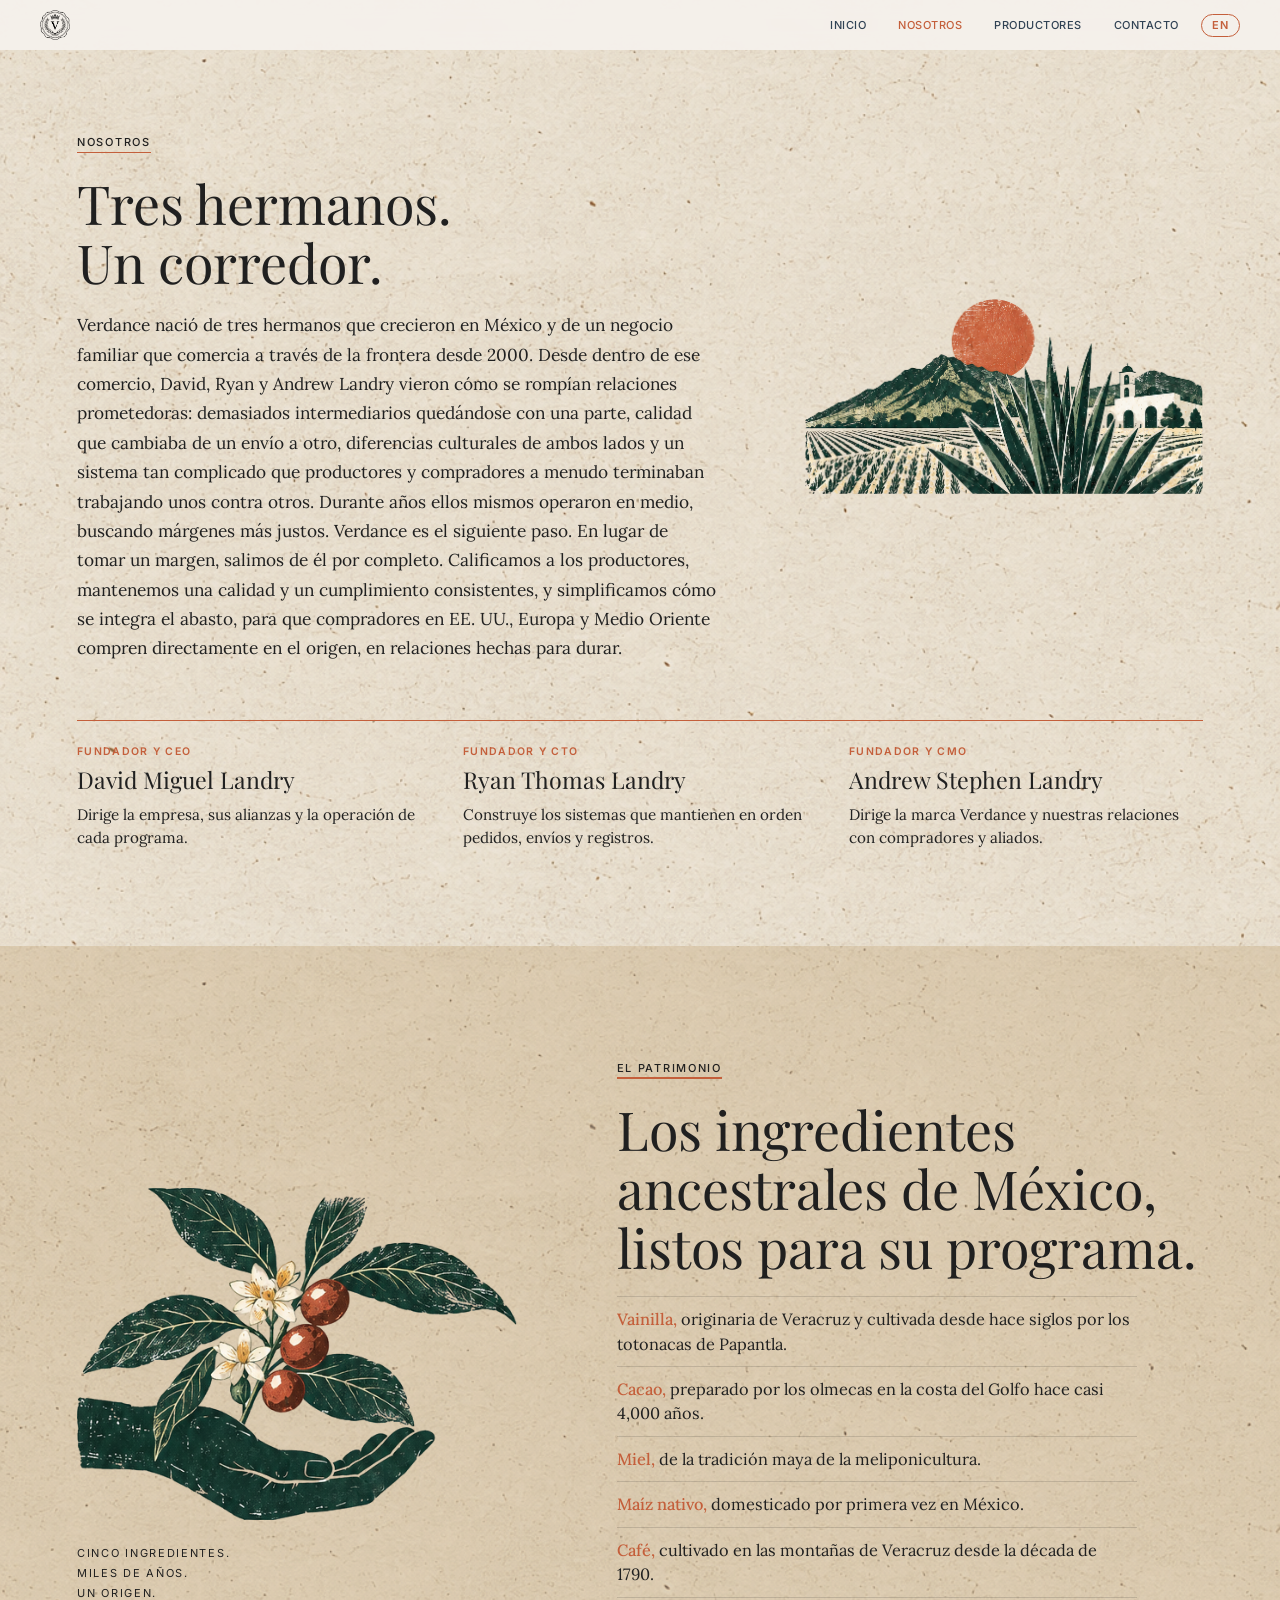
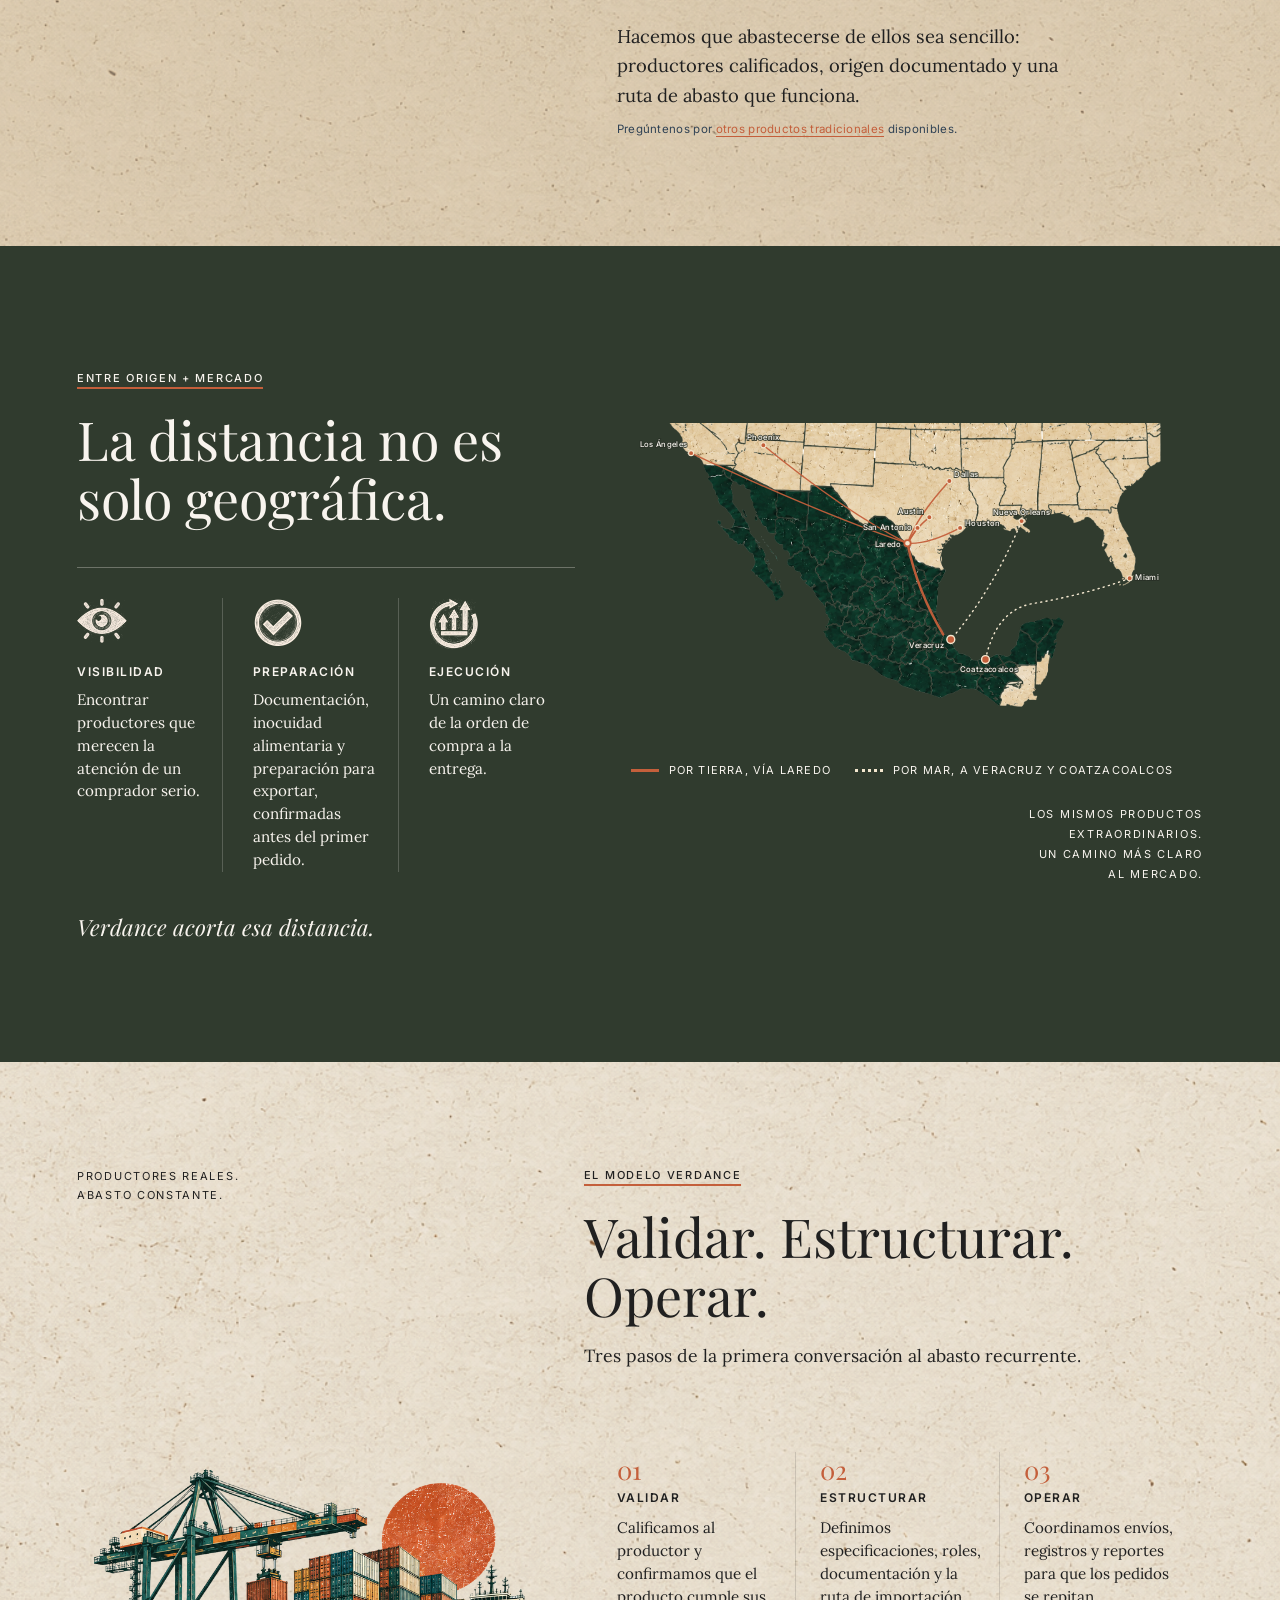
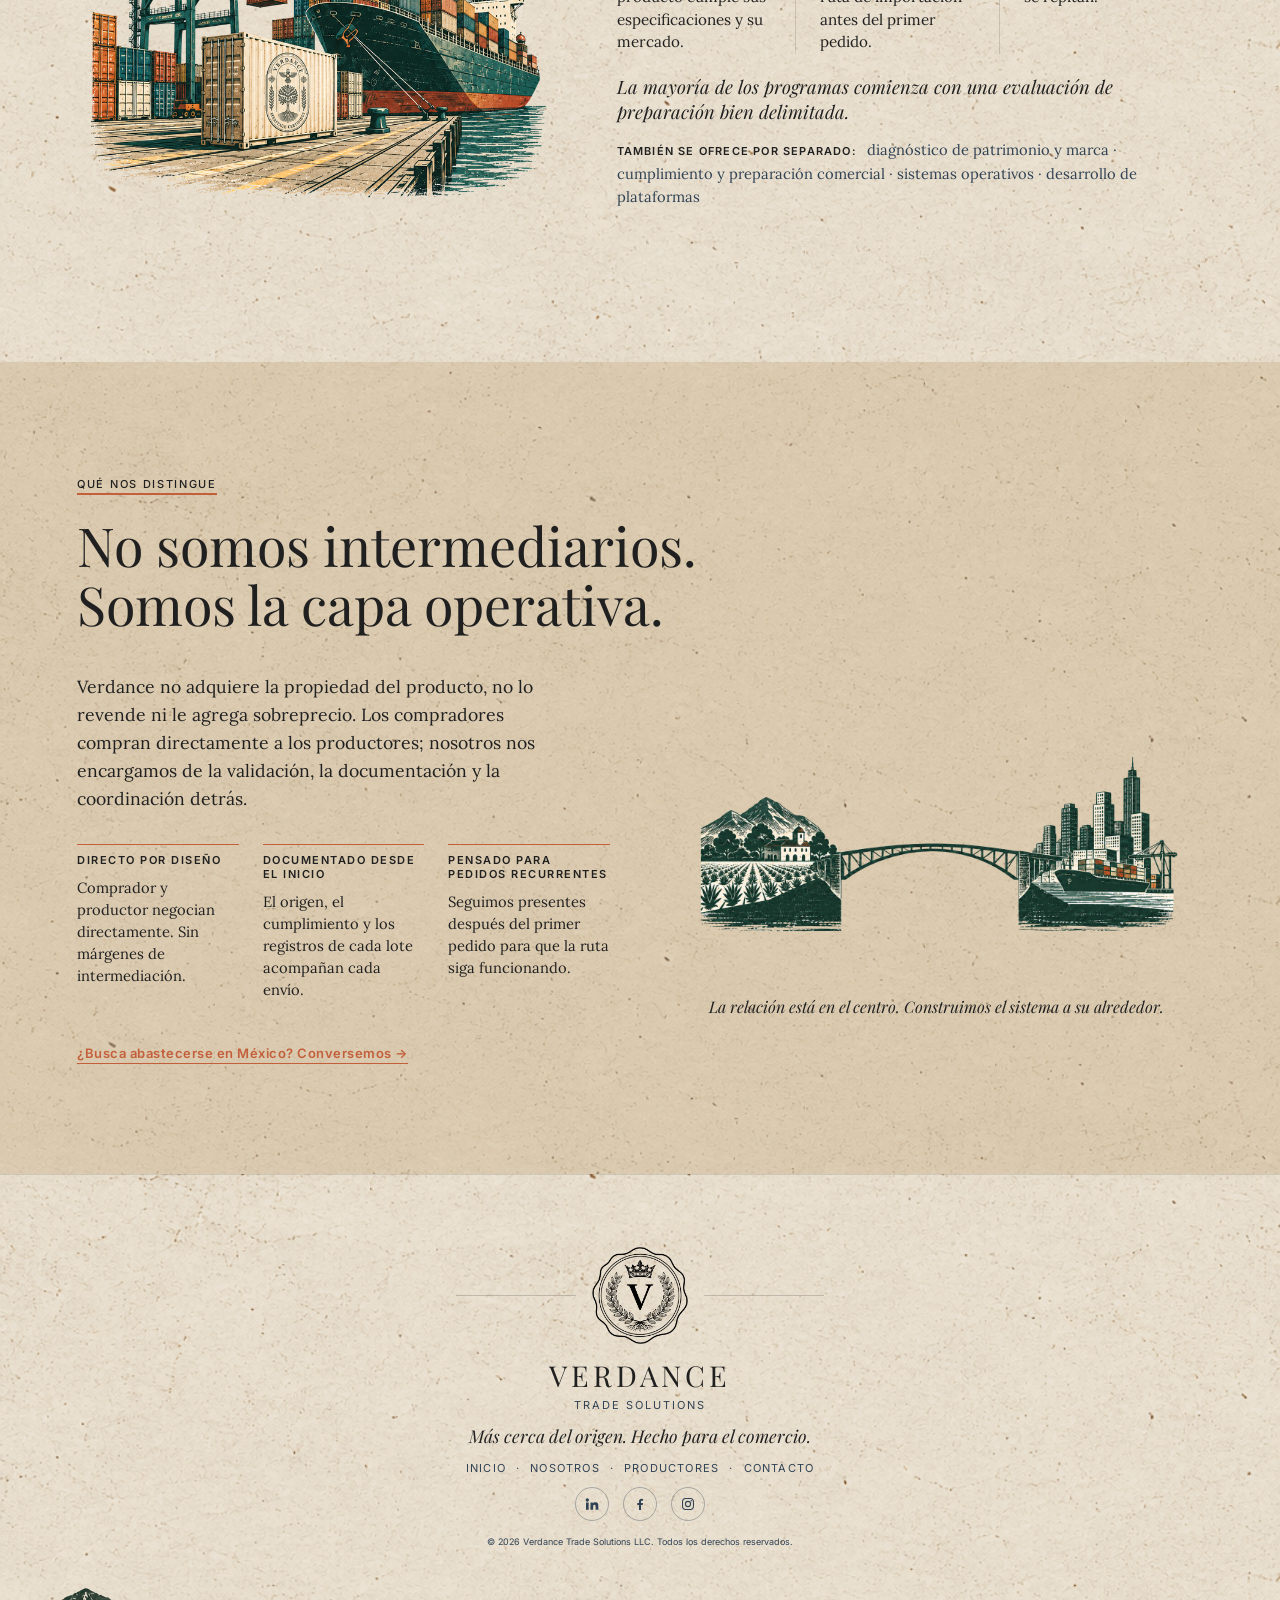
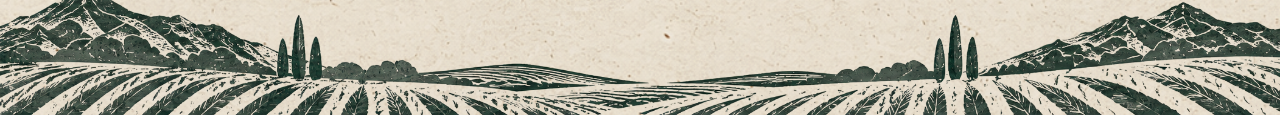
<file: es/about.html>
<!DOCTYPE html>

<html lang="es">
<head>
<meta charset="utf-8"/>
<title>Nosotros | Verdance Solutions</title>
<meta content="Verdance Trade Solutions fue fundada por tres hermanos que construyen programas de abasto validados y directos entre productores de alimentos tradicionales de México y compradores comerciales en EE. UU. y el extranjero." name="description"/>
<meta content="width=device-width, initial-scale=1" name="viewport"/>
<link href="../favicon.ico" rel="icon" sizes="any"/>
<link href="../assets/media/favicon-32.png" rel="icon" sizes="32x32" type="image/png"/>
<link href="../assets/media/apple-touch-icon.png" rel="apple-touch-icon"/>
<meta content="light only" name="color-scheme"/>
<meta content="#f5eee2" name="theme-color"/>
<link href="https://fonts.googleapis.com" rel="preconnect"/>
<link crossorigin="" href="https://fonts.gstatic.com" rel="preconnect"/>
<link href="https://fonts.googleapis.com/css2?family=Playfair+Display:ital,wght@0,400;0,700;1,400&amp;family=Lora:ital,wght@0,400;0,500;1,400&amp;family=Inter:wght@400;500;600&amp;display=swap" rel="stylesheet"/>
<link href="../assets/css/styles.css" rel="stylesheet"/>
<link href="https://verdancesolutions.pplx.app/about.html" hreflang="en" rel="alternate"/><link href="https://verdancesolutions.pplx.app/es/about.html" hreflang="es" rel="alternate"/><link href="https://verdancesolutions.pplx.app/about.html" hreflang="x-default" rel="alternate"/></head>
<body>
<nav aria-label="Principal" class="nav-bar" id="navBar">
<a aria-label="Inicio de Verdance" class="nav-crest" href="index.html">
<img alt="Verdance" src="../assets/media/crest-small.png"/>
</a>
<div class="nav-links">
<a href="index.html">Inicio</a>
<a aria-current="page" class="active" href="about.html">Nosotros</a>
<a href="producer-spotlight.html">Productores</a>
<a href="contact.html">Contacto</a>
</div>
<a aria-label="View in English" class="lang-toggle" href="../about.html" hreflang="en" lang="en">EN</a></nav>
<main>
<!-- About hero + executive summary -->
<section class="section texture-cream section-auto about-hero" id="about">
<div class="section-inner">
<div class="about-grid">
<div>
<span class="eyebrow">Nosotros</span>
<h1 class="headline">Tres hermanos. Un corredor.</h1>
<p class="body-text about-summary">Verdance nació de tres hermanos que crecieron en México y de un negocio familiar que comercia a través de la frontera desde 2000. Desde dentro de ese comercio, David, Ryan y Andrew Landry vieron cómo se rompían relaciones prometedoras: demasiados intermediarios quedándose con una parte, calidad que cambiaba de un envío a otro, diferencias culturales de ambos lados y un sistema tan complicado que productores y compradores a menudo terminaban trabajando unos contra otros. Durante años ellos mismos operaron en medio, buscando márgenes más justos. Verdance es el siguiente paso. En lugar de tomar un margen, salimos de él por completo. Calificamos a los productores, mantenemos una calidad y un cumplimiento consistentes, y simplificamos cómo se integra el abasto, para que compradores en EE. UU., Europa y Medio Oriente compren directamente en el origen, en relaciones hechas para durar.</p>
</div>
<div class="about-art">
<img alt="Ilustración de un paisaje mexicano con agave, montañas y una iglesia de misión" src="../assets/media/panel-agave.png"/>
</div>
</div>
<div class="founder-cols">
<div class="founder">
<p class="founder-role">Fundador y CEO</p>
<h3>David Miguel Landry</h3>
<p>Dirige la empresa, sus alianzas y la operación de cada programa.</p>
</div>
<div class="founder">
<p class="founder-role">Fundador y CTO</p>
<h3>Ryan Thomas Landry</h3>
<p>Construye los sistemas que mantienen en orden pedidos, envíos y registros.</p>
</div>
<div class="founder">
<p class="founder-role">Fundador y CMO</p>
<h3>Andrew Stephen Landry</h3>
<p>Dirige la marca Verdance y nuestras relaciones con compradores y aliados.</p>
</div>
</div>
</div>
</section>
<!-- 2. Heritage -->
<section class="section texture-tan" id="heritage">
<div class="section-inner">
<div class="thesis-grid">
<div class="thesis-left">
<span class="eyebrow">El patrimonio</span>
<h2 class="headline">Los ingredientes ancestrales de México, listos para su programa.</h2>
<ul class="heritage-list">
<li><strong>Vainilla,</strong> originaria de Veracruz y cultivada desde hace siglos por los totonacas de Papantla.</li>
<li><strong>Cacao,</strong> preparado por los olmecas en la costa del Golfo hace casi 4,000 años.</li>
<li><strong>Miel,</strong> de la tradición maya de la meliponicultura.</li>
<li><strong>Maíz nativo,</strong> domesticado por primera vez en México.</li>
<li><strong>Café,</strong> cultivado en las montañas de Veracruz desde la década de 1790.</li>
</ul>
<p class="body-text">Hacemos que abastecerse de ellos sea sencillo: productores calificados, origen documentado y una ruta de abasto que funciona.</p><p class="fine-print">Pregúntenos por <a href="contact.html">otros productos tradicionales</a> disponibles.</p>
</div>
<div class="thesis-right">
<div class="thesis-illustration">
<img alt="Rama de café con cerezas maduras sobre una mano abierta" src="../assets/media/panel-coffee.png"/>
</div>
<p class="side-tag thesis-side-tag">Cinco ingredientes.<br/>Miles de años.<br/>Un origen.</p>
</div>
</div>
</div>
</section>
<!-- 3. Between origin + market -->
<section class="section origin-market" id="between-origin-market">
<div class="section-inner">
<div class="origin-grid">
<div class="origin-left">
<span class="eyebrow light">Entre origen + mercado</span>
<h2 class="headline light">La distancia no es solo geográfica.</h2>
<div class="three-col">
<div class="col-item">
<div class="col-icon"><img alt="" src="../assets/media/e7b76fc34d459f75b9047f38921e1bab.png"/></div>
<h3 class="col-title">Visibilidad</h3>
<p class="col-body">Encontrar productores que merecen la atención de un comprador serio.</p>
</div>
<div class="col-item">
<div class="col-icon"><img alt="" src="../assets/media/ebb764b52a6f6edbb6f291b2f850746c.png"/></div>
<h3 class="col-title">Preparación</h3>
<p class="col-body">Documentación, inocuidad alimentaria y preparación para exportar, confirmadas antes del primer pedido.</p>
</div>
<div class="col-item">
<div class="col-icon"><img alt="" src="../assets/media/df4100ce1cd0112760f6b97421cb3c5b.png"/></div>
<h3 class="col-title">Ejecución</h3>
<p class="col-body">Un camino claro de la orden de compra a la entrega.</p>
</div>
</div>
<p class="closing-line">Verdance acorta esa distancia.</p>
</div>
<div class="origin-right">
<figure class="route-map"><div class="map-wrap"><img alt="Mapa de rutas comerciales desde ciudades de EE. UU. hasta Veracruz, México" src="../assets/media/346854f56f8987bfdc2ee7a321bcc985.png"/><svg aria-hidden="true" class="map-routes" preserveaspectratio="xMidYMid meet" viewbox="0 0 1600 900"><path class="rt-ground" d="M 168 84 Q 520 250 773 336"></path><path class="rt-ground" d="M 370 62 Q 600 250 773 336"></path><path class="rt-ground" d="M 890 162 Q 800 260 773 336"></path><path class="rt-ground" d="M 834 263 Q 790 300 773 336"></path><path class="rt-ground" d="M 801 293 Q 785 318 773 336"></path><path class="rt-ground" d="M 920 293 Q 830 340 773 336"></path><path class="rt-ground rt-trunk" d="M 773 336 Q 800 470 873 591"></path><path class="rt-sea" d="M 1092 274 Q 1010 470 894 605"></path><path class="rt-sea" d="M 1394 434 Q 1270 480 1120 505 Q 1020 525 991 661"></path><circle class="rt-city" cx="168" cy="84" r="7"></circle><circle class="rt-city" cx="370" cy="62" r="7"></circle><circle class="rt-city" cx="890" cy="162" r="7"></circle><circle class="rt-city" cx="834" cy="263" r="7"></circle><circle class="rt-city" cx="801" cy="293" r="7"></circle><circle class="rt-city" cx="920" cy="293" r="7"></circle><circle class="rt-city" cx="1092" cy="274" r="7"></circle><circle class="rt-city" cx="1394" cy="434" r="7"></circle><circle class="rt-hub" cx="773" cy="336" r="9"></circle><circle class="rt-port" cx="894" cy="605" r="11"></circle><circle class="rt-port" cx="991" cy="661" r="11"></circle><text class="rt-label" text-anchor="end" x="158" y="68">Los Ángeles</text><text class="rt-label" text-anchor="middle" x="370" y="46">Phoenix</text><text class="rt-label" text-anchor="start" x="904" y="152">Dallas</text><text class="rt-label" text-anchor="end" x="820" y="255">Austin</text><text class="rt-label" text-anchor="end" x="787" y="299">San Antonio</text><text class="rt-label" text-anchor="start" x="934" y="287">Houston</text><text class="rt-label" text-anchor="end" x="757" y="346">Laredo</text><text class="rt-label" text-anchor="middle" x="1092" y="256">Nueva Orleans</text><text class="rt-label" text-anchor="start" x="1410" y="440">Miami</text><text class="rt-label" text-anchor="end" x="876" y="629">Veracruz</text><text class="rt-label" text-anchor="middle" x="1001" y="695">Coatzacoalcos</text></svg></div><figcaption class="map-legend"><span><i class="lg lg-ground"></i>Por tierra, vía Laredo</span><span><i class="lg lg-sea"></i>Por mar, a Veracruz y Coatzacoalcos</span></figcaption></figure>
<p class="side-tag light map-side-tag">Los mismos productos<br/>extraordinarios.<br/>Un camino más claro<br/>al mercado.</p>
</div>
</div>
</div>
</section>
<!-- 4. The Verdance model -->
<section class="section texture-cream" id="verdance-model">
<div class="section-inner">
<div class="model-head">
<div>
<span class="eyebrow">El modelo Verdance</span>
<h2 class="headline">Validar. Estructurar. Operar.</h2>
<p class="model-intro">Tres pasos de la primera conversación al abasto recurrente.</p>
</div>
<p class="side-tag model-side-tag">Productores reales.<br/>Abasto constante.</p>
</div>
<div class="model-grid">
<div class="model-left">
<div class="model-cols">
<div class="model-col">
<div class="model-number">01</div>
<h3 class="model-col-title">Validar</h3>
<p class="model-col-body">Calificamos al productor y confirmamos que el producto cumple sus especificaciones y su mercado.</p>
</div>
<div class="model-col">
<div class="model-number">02</div>
<h3 class="model-col-title">Estructurar</h3>
<p class="model-col-body">Definimos especificaciones, roles, documentación y la ruta de importación antes del primer pedido.</p>
</div>
<div class="model-col">
<div class="model-number">03</div>
<h3 class="model-col-title">Operar</h3>
<p class="model-col-body">Coordinamos envíos, registros y reportes para que los pedidos se repitan.</p>
</div>
</div>
<p class="model-closing">La mayoría de los programas comienza con una evaluación de preparación bien delimitada.</p>
<p class="services-line"><span>También se ofrece por separado:</span> diagnóstico de patrimonio y marca · cumplimiento y preparación comercial · sistemas operativos · desarrollo de plataformas</p>
</div>
<div class="model-right">
<div class="port-illustration">
<img alt="Puerto con buque portacontenedores y grúas" src="../assets/media/45891bb9a16fd60affd2f89020381fb5.png"/>
</div>
</div>
</div>
</div>
</section>
<!-- 5. How we're different -->
<section class="section texture-tan" id="how-were-different">
<div class="section-inner">
<span class="eyebrow">Qué nos distingue</span>
<h2 class="headline diff-headline">No somos intermediarios. Somos la capa operativa.</h2>
<div class="diff-grid">
<div class="diff-left">
<p class="diff-body">Verdance no adquiere la propiedad del producto, no lo revende ni le agrega sobreprecio. Los compradores compran directamente a los productores; nosotros nos encargamos de la validación, la documentación y la coordinación detrás.</p>
<div class="diff-cols">
<div>
<h3 class="diff-col-title">Directo por diseño</h3>
<p class="diff-col-body">Comprador y productor negocian directamente. Sin márgenes de intermediación.</p>
</div>
<div>
<h3 class="diff-col-title">Documentado desde el inicio</h3>
<p class="diff-col-body">El origen, el cumplimiento y los registros de cada lote acompañan cada envío.</p>
</div>
<div>
<h3 class="diff-col-title">Pensado para pedidos recurrentes</h3>
<p class="diff-col-body">Seguimos presentes después del primer pedido para que la ruta siga funcionando.</p>
</div>
</div>
<a class="cta-link" href="contact.html">¿Busca abastecerse en México? Conversemos →</a>
</div>
<div class="diff-right">
<div class="bridge-illustration">
<img alt="Puente que une un paisaje de origen con una ciudad" src="../assets/media/89cfdc3dc4226b99127a8f83665399db.png"/>
</div>
<p class="bridge-caption">La relación está en el centro. Construimos el sistema a su alrededor.</p>
</div>
</div>
</div>
</section>
</main>
<footer class="footer">
<div class="divider-flanked">
<div class="footer-crest">
<img alt="Escudo de Verdance" src="../assets/media/crest.png"/>
</div>
</div>
<div class="footer-brand">VERDANCE</div>
<div class="footer-subtitle">Trade Solutions</div>
<p class="footer-tagline">Más cerca del origen. Hecho para el comercio.</p>
<div class="footer-links">
<a href="index.html">Inicio</a><span aria-hidden="true">·</span>
<a href="about.html">Nosotros</a><span aria-hidden="true">·</span>
<a href="producer-spotlight.html">Productores</a><span aria-hidden="true">·</span>
<a href="contact.html">Contacto</a>
</div>
<div aria-label="Verdance en redes sociales" class="footer-social">
<a aria-label="Verdance en LinkedIn" href="https://www.linkedin.com/company/verdance-trade-solutions" rel="noopener" target="_blank">
<svg aria-hidden="true" viewbox="0 0 24 24"><path d="M4.98 3.5a2.5 2.5 0 1 1 0 5 2.5 2.5 0 0 1 0-5zM3 9.75h4v11H3v-11zm6.5 0h3.8v1.5h.05c.53-1 1.83-1.8 3.65-1.8 3.9 0 4.5 2.4 4.5 5.6v5.7h-4v-5c0-1.2 0-2.8-1.75-2.8s-2.05 1.35-2.05 2.7v5.1h-4v-11z" fill="currentColor"></path></svg>
</a>
<a aria-label="Verdance en Facebook" href="https://www.facebook.com/search/top?q=verdance%20trade%20solutions" rel="noopener" target="_blank">
<svg aria-hidden="true" viewbox="0 0 24 24"><path d="M13.5 21v-7.5h2.6l.4-3h-3V8.6c0-.87.25-1.46 1.5-1.46h1.6V4.46A21 21 0 0 0 14.3 4.3c-2.3 0-3.8 1.4-3.8 3.95v2.25H7.9v3h2.6V21h3z" fill="currentColor"></path></svg>
</a>
<a aria-label="Verdance en Instagram" href="https://www.instagram.com/verdancetradesolutions?utm_source=ig_web_button_share_sheet&amp;stkn=ZDNlZDc0MzIxNw==" rel="noopener" target="_blank">
<svg aria-hidden="true" viewbox="0 0 24 24"><path d="M12 7.3a4.7 4.7 0 1 0 0 9.4 4.7 4.7 0 0 0 0-9.4zm0 7.75a3.05 3.05 0 1 1 0-6.1 3.05 3.05 0 0 1 0 6.1zM16.9 6.05a1.1 1.1 0 1 1 0 2.2 1.1 1.1 0 0 1 0-2.2zM12 4.6c2.4 0 2.7 0 3.65.05 2.45.1 3.6 1.27 3.7 3.7.05.95.05 1.24.05 3.65s0 2.7-.05 3.65c-.1 2.43-1.25 3.6-3.7 3.7-.95.05-1.24.05-3.65.05s-2.7 0-3.65-.05c-2.46-.1-3.6-1.28-3.7-3.7C4.6 14.7 4.6 14.4 4.6 12s0-2.7.05-3.65c.1-2.44 1.25-3.6 3.7-3.7C9.3 4.6 9.6 4.6 12 4.6zM12 3c-2.44 0-2.75 0-3.71.05-3.27.15-5.09 1.96-5.24 5.24C3 9.25 3 9.56 3 12s0 2.75.05 3.71c.15 3.27 1.96 5.09 5.24 5.24.96.05 1.27.05 3.71.05s2.75 0 3.71-.05c3.26-.15 5.1-1.96 5.24-5.24.05-.96.05-1.27.05-3.71s0-2.75-.05-3.71c-.15-3.26-1.96-5.09-5.24-5.24C14.75 3 14.44 3 12 3z" fill="currentColor"></path></svg>
</a>
</div>
<p class="footer-copyright">© 2026 Verdance Trade Solutions LLC. Todos los derechos reservados.</p>
<div class="footer-panorama">
<img alt="" src="../assets/media/footer-panorama.png"/>
</div>
</footer>
<script>
    (function () {
      var navBar = document.getElementById('navBar');
      var dark = document.querySelectorAll('.origin-market');
      if (!dark.length) return;
      var visible = new Set();
      var io = new IntersectionObserver(function (entries) {
        entries.forEach(function (e) { e.isIntersecting ? visible.add(e.target) : visible.delete(e.target); });
        navBar.classList.toggle('dark-section', visible.size > 0);
      }, { rootMargin: '-50px 0px -85% 0px' });
      dark.forEach(function (s) { io.observe(s); });
    })();
  </script>
<script data-pplx-inline-edit>
(function () {
  if (window === window.top) return;

  const allowedParentOrigins = ["https://www.perplexity.ai","https://perplexity.ai","https://testing.perplexity.ai","https://staging.perplexity.ai","https://*.preview.i.perplexity.ai","http://perplexity.localhost","http://localhost:1420","http://127.0.0.1:1420","http://localhost:3000","http://127.0.0.1:3000","http://localhost:5173","http://127.0.0.1:5173"];
  const MAX_FONT_BYTES = 500 * 1024;
  const MAX_TOTAL_FONT_BYTES = 2 * 1024 * 1024;
  let scrollForwarding = false;
  let scrollRaf = 0;
  let trustedTopOrigin = null;

  // Allow entries like "https://*.preview.i.perplexity.ai" — the wildcard
  // matches a single DNS label (no dots), so "https://*.foo" cannot stretch
  // across multiple labels.
  function matchesAllowedOrigin(origin) {
    if (!origin) return false;
    for (const entry of allowedParentOrigins) {
      if (!entry.includes("*")) {
        if (entry === origin) return true;
        continue;
      }
      const pattern = new RegExp(
        "^" +
          entry.replace(/[.+?^${}()|[\]\\]/g, "\\$&").replace(/\*/g, "[^.]+") +
          "$",
      );
      if (pattern.test(origin)) return true;
    }
    return false;
  }

  // Trust decision: when the sender is same-origin-visible (event.origin is a
  // real origin like https://www.perplexity.ai) we trust event.origin directly.
  // When event.origin is "null" (opaque broker srcdoc), we fall back to the
  // broker's stamped `parentOrigin` to identify the top window. The fallback
  // is claim-only — we rely on the browser's native `targetOrigin` enforcement
  // on the response path (see postToTrustedTop) to ensure replies can't be
  // delivered to anyone but the actual top window of that claimed origin.
  function getTrustedParentOrigin(event) {
    const forwardedParentOrigin =
      typeof event.data.parentOrigin === "string" ? event.data.parentOrigin : null;
    const parentOrigin = event.origin === "null" ? forwardedParentOrigin : event.origin;
    return matchesAllowedOrigin(parentOrigin) ? parentOrigin : null;
  }

  // All responses go to window.top with targetOrigin = the allowlisted origin.
  // An attacker that iframes us inside their own null-origin broker can claim
  // any parentOrigin they like, but the browser will drop the reply whenever
  // the real top's origin doesn't match — so the screenshot never leaves.
  function postToTrustedTop(message) {
    if (!trustedTopOrigin) return;
    try {
      window.top.postMessage(message, trustedTopOrigin);
    } catch (_error) {}
  }

  function inlineAll(original, clone) {
    if (original.nodeType !== 1 || clone.nodeType !== 1) return;

    try {
      const computedStyle = getComputedStyle(original);
      // cssText on a computed style is the serialized declaration in modern
      // Chromium/Safari — a single read beats enumerating ~400 longhand
      // properties. Firefox returns "" here, so we fall back on empty.
      const serialized = computedStyle.cssText;
      if (serialized) {
        clone.style.cssText = serialized;
      } else {
        const parts = new Array(computedStyle.length);
        for (let index = 0; index < computedStyle.length; index += 1) {
          const property = computedStyle[index];
          parts[index] = `${property}:${computedStyle.getPropertyValue(property)};`;
        }
        clone.style.cssText = parts.join("");
      }
    } catch (_error) {}

    const originalChildren = original.children;
    const clonedChildren = clone.children;
    for (
      let index = 0;
      index < originalChildren.length && index < clonedChildren.length;
      index += 1
    ) {
      inlineAll(originalChildren[index], clonedChildren[index]);
    }
  }

  function extractFontUrl(srcValue) {
    const matches = [
      ...srcValue.matchAll(
        /url\(["']?([^"')]+)["']?\)(?:\s*format\(["']?([^"')]+)["']?\))?/gi,
      ),
    ];
    if (matches.length === 0) return null;
    const woff2 = matches.find((m) => m[2] && m[2].toLowerCase().includes("woff2"));
    if (woff2) return woff2[1];
    const woff = matches.find((m) => m[2] && m[2].toLowerCase().includes("woff"));
    if (woff) return woff[1];
    return matches[0][1];
  }

  // Cache resolved font URL -> data URI across captures. Fonts on a page
  // essentially never change, and a batch run emits multiple captures back to
  // back — without this we'd refetch + re-base64 every time.
  const fontDataUriCache = new Map();
  const SRC_DECLARATION_RE = /src\s*:\s*[^;}]+/i;

  async function fetchAsDataUri(url) {
    if (fontDataUriCache.has(url)) return fontDataUriCache.get(url);
    let dataUri = null;
    try {
      const response = await fetch(url, { mode: "cors", credentials: "omit" });
      if (response.ok) {
        const blob = await response.blob();
        if (blob.size <= MAX_FONT_BYTES) {
          dataUri = await new Promise((resolve) => {
            const reader = new FileReader();
            reader.onloadend = () =>
              resolve(typeof reader.result === "string" ? reader.result : null);
            reader.onerror = () => resolve(null);
            reader.readAsDataURL(blob);
          });
        }
      }
    } catch (_error) {
      dataUri = null;
    }
    fontDataUriCache.set(url, dataUri);
    return dataUri;
  }

  function collectFontFaceRuleTexts() {
    const rules = [];
    for (const sheet of document.styleSheets) {
      let cssRules;
      try {
        cssRules = sheet.cssRules;
      } catch (_error) {
        continue;
      }
      if (!cssRules) continue;
      for (const rule of cssRules) {
        const cssText = rule.cssText || "";
        if (cssText.startsWith("@font-face")) rules.push(cssText);
      }
    }
    return rules;
  }

  async function buildInlinedFontCss() {
    const ruleTexts = collectFontFaceRuleTexts();
    if (ruleTexts.length === 0) return null;

    const resolved = ruleTexts.map((cssText) => {
      if (!SRC_DECLARATION_RE.test(cssText)) return null;
      const srcMatch = cssText.match(/src\s*:\s*([^;}]+)[;}]/i);
      if (!srcMatch) return null;
      const url = extractFontUrl(srcMatch[1]);
      if (!url) return null;
      try {
        return { cssText, url: new URL(url, document.baseURI).href };
      } catch (_error) {
        return null;
      }
    });

    const dataUris = await Promise.all(
      resolved.map((entry) => (entry ? fetchAsDataUri(entry.url) : Promise.resolve(null))),
    );

    const inlined = [];
    let totalBytes = 0;
    for (let index = 0; index < resolved.length; index += 1) {
      const entry = resolved[index];
      const dataUri = dataUris[index];
      if (!entry || !dataUri) continue;
      const approxBytes = dataUri.length * 0.75;
      if (totalBytes + approxBytes > MAX_TOTAL_FONT_BYTES) break;
      totalBytes += approxBytes;
      inlined.push(entry.cssText.replace(SRC_DECLARATION_RE, `src: url("${dataUri}")`));
    }
    return inlined.length > 0 ? inlined.join("\n") : null;
  }

  function stripExternal(clone) {
    const images = clone.querySelectorAll("img");
    for (let index = 0; index < images.length; index += 1) {
      const src = images[index].getAttribute("src");
      if (src && !src.startsWith("data:")) images[index].removeAttribute("src");
    }

    const elements = clone.querySelectorAll("*");
    for (let index = 0; index < elements.length; index += 1) {
      const style = elements[index].style.cssText;
      if (style && style.includes("url(")) {
        elements[index].style.cssText = style.replace(
          /url\(["']?(?!data:)[^)"']*["']?\)/gi,
          "none",
        );
      }
    }
  }

  function emitScroll() {
    scrollRaf = 0;
    if (!scrollForwarding) return;
    postToTrustedTop({
      type: "INLINE_EDIT_SCROLL",
      scrollX: window.scrollX,
      scrollY: window.scrollY,
    });
  }

  window.addEventListener(
    "scroll",
    function () {
      if (!scrollForwarding || scrollRaf) return;
      scrollRaf = requestAnimationFrame(emitScroll);
    },
    { passive: true, capture: true },
  );

  async function handleCaptureRequest(event) {
    const requestId = event.data.requestId;
    const scrollX = window.scrollX;
    const scrollY = window.scrollY;
    const width = window.innerWidth;
    const height = window.innerHeight;

    function postResult(dataUrl) {
      postToTrustedTop({
        type: "INLINE_EDIT_SCREENSHOT_RESULT",
        requestId,
        dataUrl,
        scrollX,
        scrollY,
      });
    }

    try {
      // Wait for any pending web fonts to resolve so both inline metrics and
      // the @font-face inlining below see the same loaded faces.
      if (document.fonts && document.fonts.ready) {
        try {
          await document.fonts.ready;
        } catch (_error) {}
      }

      const clone = document.documentElement.cloneNode(true);
      inlineAll(document.documentElement, clone);

      const removedNodes = clone.querySelectorAll("script,link[rel=\"stylesheet\"],style");
      for (let index = 0; index < removedNodes.length; index += 1) {
        removedNodes[index].remove();
      }

      stripExternal(clone);

      // Re-embed web fonts as data-URI @font-face rules so the SVG rasterizer
      // can resolve them — external font URLs aren't fetched during
      // foreignObject rendering, which would otherwise force a fallback face
      // and change text metrics.
      const inlinedFontCss = await buildInlinedFontCss();
      if (inlinedFontCss) {
        const styleEl = document.createElement("style");
        styleEl.textContent = inlinedFontCss;
        const head = clone.querySelector("head");
        if (head) head.appendChild(styleEl);
        else clone.insertBefore(styleEl, clone.firstChild);
      }

      const html = new XMLSerializer().serializeToString(clone);
      const svg =
        `<svg xmlns="http://www.w3.org/2000/svg" width="${width}" height="${height}">` +
        '<foreignObject width="100%" height="100%">' +
        `<div xmlns="http://www.w3.org/1999/xhtml" style="width:${width}px;height:${height}px;overflow:hidden">` +
        `<div style="position:relative;left:-${scrollX}px;top:-${scrollY}px">` +
        html +
        "</div></div></foreignObject></svg>";
      const svgUrl = `data:image/svg+xml;charset=utf-8,${encodeURIComponent(svg)}`;
      const image = new Image();
      image.onload = function () {
        const canvas = document.createElement("canvas");
        canvas.width = width;
        canvas.height = height;
        canvas.getContext("2d").drawImage(image, 0, 0);
        postResult(canvas.toDataURL("image/png"));
      };
      image.onerror = function () {
        postResult(null);
      };
      image.src = svgUrl;
    } catch (_error) {
      postResult(null);
    }
  }

  window.addEventListener("message", function (event) {
    if (!event.data) return;
    // Only accept messages from the direct parent frame. Blocks sibling /
    // unrelated-window postMessage senders that could otherwise reach us.
    if (event.source !== window.parent) return;

    const trustedParentOrigin = getTrustedParentOrigin(event);
    if (!trustedParentOrigin) return;
    trustedTopOrigin = trustedParentOrigin;

    if (event.data.type === "INLINE_EDIT_SCROLL_START") {
      scrollForwarding = true;
      emitScroll();
      return;
    }

    if (event.data.type === "INLINE_EDIT_SCROLL_STOP") {
      scrollForwarding = false;
      if (scrollRaf) cancelAnimationFrame(scrollRaf);
      scrollRaf = 0;
      return;
    }

    if (event.data.type !== "INLINE_EDIT_CAPTURE_REQUEST") return;

    handleCaptureRequest(event);
  });
})();

</script></body>
</html>
</file>
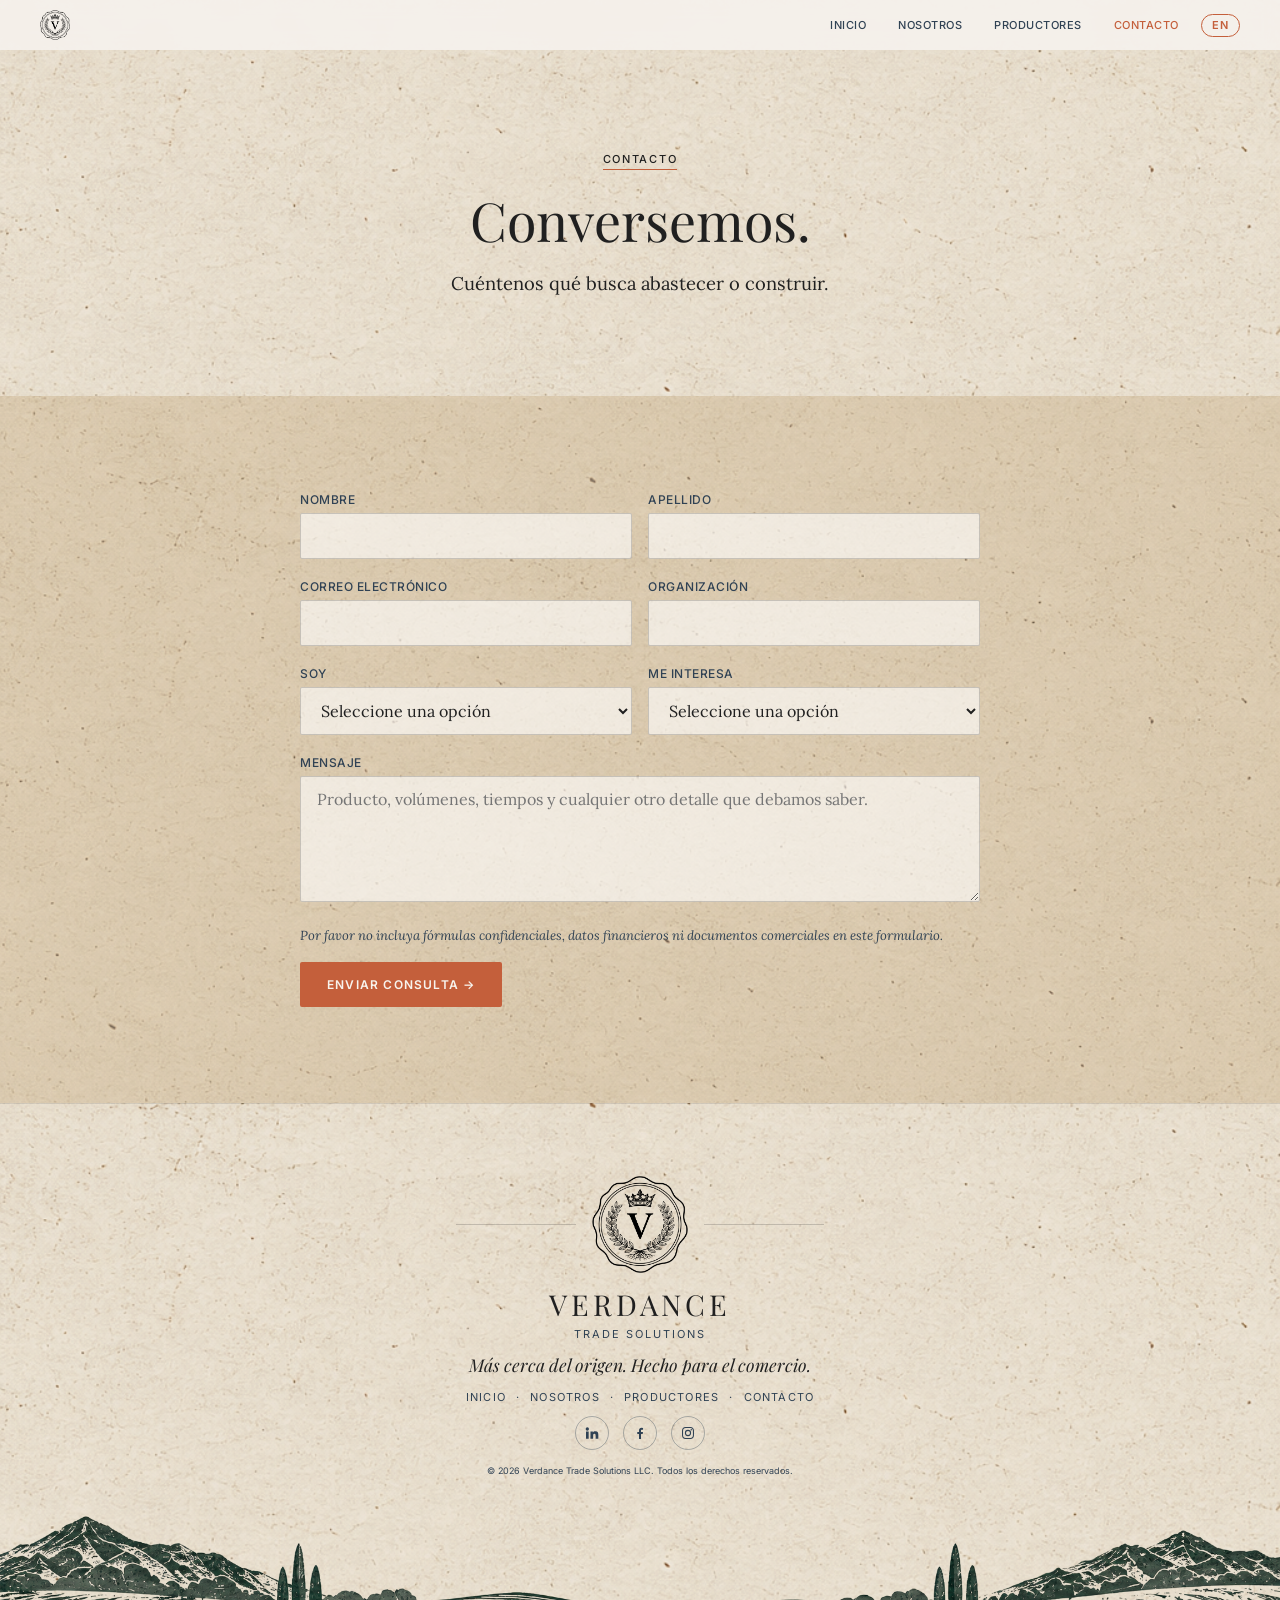
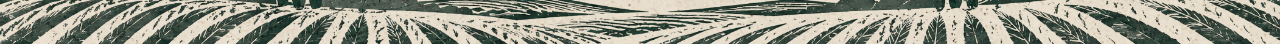
<file: es/contact.html>
<!DOCTYPE html>

<html lang="es">
<head>
<meta charset="utf-8"/>
<title>Contacto | Verdance Solutions</title>
<meta content="Hable con Verdance sobre el abastecimiento de productos tradicionales de México o sobre un programa directo con productores." name="description"/>
<meta content="width=device-width, initial-scale=1" name="viewport"/>
<link href="../favicon.ico" rel="icon" sizes="any"/>
<link href="../assets/media/favicon-32.png" rel="icon" sizes="32x32" type="image/png"/>
<link href="../assets/media/apple-touch-icon.png" rel="apple-touch-icon"/>
<meta content="light only" name="color-scheme"/>
<meta content="#f5eee2" name="theme-color"/>
<link href="https://fonts.googleapis.com" rel="preconnect"/>
<link crossorigin="" href="https://fonts.gstatic.com" rel="preconnect"/>
<link href="https://fonts.googleapis.com/css2?family=Playfair+Display:ital,wght@0,400;0,700;1,400&amp;family=Lora:ital,wght@0,400;0,500;1,400&amp;family=Inter:wght@400;500;600&amp;display=swap" rel="stylesheet"/>
<link href="../assets/css/styles.css" rel="stylesheet"/>
<link href="https://verdancesolutions.pplx.app/contact.html" hreflang="en" rel="alternate"/><link href="https://verdancesolutions.pplx.app/es/contact.html" hreflang="es" rel="alternate"/><link href="https://verdancesolutions.pplx.app/contact.html" hreflang="x-default" rel="alternate"/></head>
<body>
<nav aria-label="Principal" class="nav-bar" id="navBar">
<a aria-label="Inicio de Verdance" class="nav-crest" href="index.html">
<img alt="Verdance" src="../assets/media/crest-small.png"/>
</a>
<div class="nav-links">
<a href="index.html">Inicio</a>
<a href="about.html">Nosotros</a>
<a href="producer-spotlight.html">Productores</a>
<a aria-current="page" class="active" href="contact.html">Contacto</a>
</div>
<a aria-label="View in English" class="lang-toggle" href="../contact.html" hreflang="en" lang="en">EN</a></nav>
<main>
<section class="section texture-cream page-hero page-hero-short" id="contact-hero">
<div class="section-inner">
<span class="eyebrow">Contacto</span>
<h1 class="headline">Conversemos.</h1>
<p class="body-text page-hero-body">Cuéntenos qué busca abastecer o construir.</p>
</div>
</section>
<section class="section texture-tan section-auto" id="contact-form-section">
<div class="section-inner">
<form class="contact-form" data-to="hello@verdancesolutions.net" id="contactForm" novalidate="">
<div class="form-row">
<div class="form-group">
<label for="firstName">Nombre</label>
<input autocomplete="given-name" id="firstName" name="firstName" required="" type="text"/>
</div>
<div class="form-group">
<label for="lastName">Apellido</label>
<input autocomplete="family-name" id="lastName" name="lastName" required="" type="text"/>
</div>
</div>
<div class="form-row">
<div class="form-group">
<label for="email">Correo electrónico</label>
<input autocomplete="email" id="email" name="email" required="" type="email"/>
</div>
<div class="form-group">
<label for="organization">Organización</label>
<input autocomplete="organization" id="organization" name="organization" type="text"/>
</div>
</div>
<div class="form-row">
<div class="form-group">
<label for="role">Soy</label>
<select id="role" name="role" required="">
<option value="">Seleccione una opción</option>
<option>Comprador comercial</option>
<option>Productor u organización de productores</option>
<option>Marca u operador</option>
<option>Aliado o asesor</option>
<option>Otro</option>
</select>
</div>
<div class="form-group">
<label for="interest">Me interesa</label>
<select id="interest" name="interest" required="">
<option value="">Seleccione una opción</option>
<option>Abastecimiento de ingredientes tradicionales</option>
<option>Una evaluación de preparación o cumplimiento</option>
<option>Diagnóstico de patrimonio y marca</option>
<option>Sistema operativo o desarrollo de plataforma</option>
<option>Unirme como productor</option>
<option>Otra cosa</option>
</select>
</div>
</div>
<div class="form-group">
<label for="message">Mensaje</label>
<textarea id="message" name="message" placeholder="Producto, volúmenes, tiempos y cualquier otro detalle que debamos saber." required="" rows="5"></textarea>
</div>
<p class="form-disclaimer">Por favor no incluya fórmulas confidenciales, datos financieros ni documentos comerciales en este formulario.</p>
<p class="form-error" hidden="" id="formError" role="alert">Por favor complete los campos obligatorios.</p>
<button class="btn btn-primary" type="submit">Enviar consulta →</button>
<p class="form-success" hidden="" id="formSuccess" role="status">Su aplicación de correo debería abrirse con el mensaje listo para enviar. Si no sucede, escríbanos a <a href="#" id="mailFallback"></a>.</p>
</form>
</div>
</section>
</main>
<footer class="footer">
<div class="divider-flanked">
<div class="footer-crest">
<img alt="Escudo de Verdance" src="../assets/media/crest.png"/>
</div>
</div>
<div class="footer-brand">VERDANCE</div>
<div class="footer-subtitle">Trade Solutions</div>
<p class="footer-tagline">Más cerca del origen. Hecho para el comercio.</p>
<div class="footer-links">
<a href="index.html">Inicio</a><span aria-hidden="true">·</span>
<a href="about.html">Nosotros</a><span aria-hidden="true">·</span>
<a href="producer-spotlight.html">Productores</a><span aria-hidden="true">·</span>
<a href="contact.html">Contacto</a>
</div>
<div aria-label="Verdance en redes sociales" class="footer-social">
<a aria-label="Verdance en LinkedIn" href="https://www.linkedin.com/company/verdance-trade-solutions" rel="noopener" target="_blank">
<svg aria-hidden="true" viewbox="0 0 24 24"><path d="M4.98 3.5a2.5 2.5 0 1 1 0 5 2.5 2.5 0 0 1 0-5zM3 9.75h4v11H3v-11zm6.5 0h3.8v1.5h.05c.53-1 1.83-1.8 3.65-1.8 3.9 0 4.5 2.4 4.5 5.6v5.7h-4v-5c0-1.2 0-2.8-1.75-2.8s-2.05 1.35-2.05 2.7v5.1h-4v-11z" fill="currentColor"></path></svg>
</a>
<a aria-label="Verdance en Facebook" href="https://www.facebook.com/search/top?q=verdance%20trade%20solutions" rel="noopener" target="_blank">
<svg aria-hidden="true" viewbox="0 0 24 24"><path d="M13.5 21v-7.5h2.6l.4-3h-3V8.6c0-.87.25-1.46 1.5-1.46h1.6V4.46A21 21 0 0 0 14.3 4.3c-2.3 0-3.8 1.4-3.8 3.95v2.25H7.9v3h2.6V21h3z" fill="currentColor"></path></svg>
</a>
<a aria-label="Verdance en Instagram" href="https://www.instagram.com/verdancetradesolutions?utm_source=ig_web_button_share_sheet&amp;stkn=ZDNlZDc0MzIxNw==" rel="noopener" target="_blank">
<svg aria-hidden="true" viewbox="0 0 24 24"><path d="M12 7.3a4.7 4.7 0 1 0 0 9.4 4.7 4.7 0 0 0 0-9.4zm0 7.75a3.05 3.05 0 1 1 0-6.1 3.05 3.05 0 0 1 0 6.1zM16.9 6.05a1.1 1.1 0 1 1 0 2.2 1.1 1.1 0 0 1 0-2.2zM12 4.6c2.4 0 2.7 0 3.65.05 2.45.1 3.6 1.27 3.7 3.7.05.95.05 1.24.05 3.65s0 2.7-.05 3.65c-.1 2.43-1.25 3.6-3.7 3.7-.95.05-1.24.05-3.65.05s-2.7 0-3.65-.05c-2.46-.1-3.6-1.28-3.7-3.7C4.6 14.7 4.6 14.4 4.6 12s0-2.7.05-3.65c.1-2.44 1.25-3.6 3.7-3.7C9.3 4.6 9.6 4.6 12 4.6zM12 3c-2.44 0-2.75 0-3.71.05-3.27.15-5.09 1.96-5.24 5.24C3 9.25 3 9.56 3 12s0 2.75.05 3.71c.15 3.27 1.96 5.09 5.24 5.24.96.05 1.27.05 3.71.05s2.75 0 3.71-.05c3.26-.15 5.1-1.96 5.24-5.24.05-.96.05-1.27.05-3.71s0-2.75-.05-3.71c-.15-3.26-1.96-5.09-5.24-5.24C14.75 3 14.44 3 12 3z" fill="currentColor"></path></svg>
</a>
</div>
<p class="footer-copyright">© 2026 Verdance Trade Solutions LLC. Todos los derechos reservados.</p>
<div class="footer-panorama">
<img alt="" src="../assets/media/footer-panorama.png"/>
</div>
</footer>
<script>
    (function () {
      var f = document.getElementById('contactForm');
      var to = f.dataset.to;
      var fb = document.getElementById('mailFallback');
      fb.textContent = to; fb.href = 'mailto:' + to;
      f.addEventListener('submit', function (e) {
        e.preventDefault();
        var err = document.getElementById('formError');
        if (!f.checkValidity()) { err.hidden = false; f.reportValidity(); return; }
        err.hidden = true;
        var v = function (id) { return document.getElementById(id).value.trim(); };
        var subject = 'Website inquiry: ' + v('interest') + ' (' + (v('organization') || v('lastName')) + ')';
        var body = 'Name: ' + v('firstName') + ' ' + v('lastName') + '\nEmail: ' + v('email') +
          '\nOrganization: ' + v('organization') + '\nI am a: ' + v('role') +
          '\nInterested in: ' + v('interest') + '\n\n' + v('message');
        window.location.href = 'mailto:' + to + '?subject=' + encodeURIComponent(subject) + '&body=' + encodeURIComponent(body);
        document.getElementById('formSuccess').hidden = false;
      });
    })();
  </script>
<script data-pplx-inline-edit>
(function () {
  if (window === window.top) return;

  const allowedParentOrigins = ["https://www.perplexity.ai","https://perplexity.ai","https://testing.perplexity.ai","https://staging.perplexity.ai","https://*.preview.i.perplexity.ai","http://perplexity.localhost","http://localhost:1420","http://127.0.0.1:1420","http://localhost:3000","http://127.0.0.1:3000","http://localhost:5173","http://127.0.0.1:5173"];
  const MAX_FONT_BYTES = 500 * 1024;
  const MAX_TOTAL_FONT_BYTES = 2 * 1024 * 1024;
  let scrollForwarding = false;
  let scrollRaf = 0;
  let trustedTopOrigin = null;

  // Allow entries like "https://*.preview.i.perplexity.ai" — the wildcard
  // matches a single DNS label (no dots), so "https://*.foo" cannot stretch
  // across multiple labels.
  function matchesAllowedOrigin(origin) {
    if (!origin) return false;
    for (const entry of allowedParentOrigins) {
      if (!entry.includes("*")) {
        if (entry === origin) return true;
        continue;
      }
      const pattern = new RegExp(
        "^" +
          entry.replace(/[.+?^${}()|[\]\\]/g, "\\$&").replace(/\*/g, "[^.]+") +
          "$",
      );
      if (pattern.test(origin)) return true;
    }
    return false;
  }

  // Trust decision: when the sender is same-origin-visible (event.origin is a
  // real origin like https://www.perplexity.ai) we trust event.origin directly.
  // When event.origin is "null" (opaque broker srcdoc), we fall back to the
  // broker's stamped `parentOrigin` to identify the top window. The fallback
  // is claim-only — we rely on the browser's native `targetOrigin` enforcement
  // on the response path (see postToTrustedTop) to ensure replies can't be
  // delivered to anyone but the actual top window of that claimed origin.
  function getTrustedParentOrigin(event) {
    const forwardedParentOrigin =
      typeof event.data.parentOrigin === "string" ? event.data.parentOrigin : null;
    const parentOrigin = event.origin === "null" ? forwardedParentOrigin : event.origin;
    return matchesAllowedOrigin(parentOrigin) ? parentOrigin : null;
  }

  // All responses go to window.top with targetOrigin = the allowlisted origin.
  // An attacker that iframes us inside their own null-origin broker can claim
  // any parentOrigin they like, but the browser will drop the reply whenever
  // the real top's origin doesn't match — so the screenshot never leaves.
  function postToTrustedTop(message) {
    if (!trustedTopOrigin) return;
    try {
      window.top.postMessage(message, trustedTopOrigin);
    } catch (_error) {}
  }

  function inlineAll(original, clone) {
    if (original.nodeType !== 1 || clone.nodeType !== 1) return;

    try {
      const computedStyle = getComputedStyle(original);
      // cssText on a computed style is the serialized declaration in modern
      // Chromium/Safari — a single read beats enumerating ~400 longhand
      // properties. Firefox returns "" here, so we fall back on empty.
      const serialized = computedStyle.cssText;
      if (serialized) {
        clone.style.cssText = serialized;
      } else {
        const parts = new Array(computedStyle.length);
        for (let index = 0; index < computedStyle.length; index += 1) {
          const property = computedStyle[index];
          parts[index] = `${property}:${computedStyle.getPropertyValue(property)};`;
        }
        clone.style.cssText = parts.join("");
      }
    } catch (_error) {}

    const originalChildren = original.children;
    const clonedChildren = clone.children;
    for (
      let index = 0;
      index < originalChildren.length && index < clonedChildren.length;
      index += 1
    ) {
      inlineAll(originalChildren[index], clonedChildren[index]);
    }
  }

  function extractFontUrl(srcValue) {
    const matches = [
      ...srcValue.matchAll(
        /url\(["']?([^"')]+)["']?\)(?:\s*format\(["']?([^"')]+)["']?\))?/gi,
      ),
    ];
    if (matches.length === 0) return null;
    const woff2 = matches.find((m) => m[2] && m[2].toLowerCase().includes("woff2"));
    if (woff2) return woff2[1];
    const woff = matches.find((m) => m[2] && m[2].toLowerCase().includes("woff"));
    if (woff) return woff[1];
    return matches[0][1];
  }

  // Cache resolved font URL -> data URI across captures. Fonts on a page
  // essentially never change, and a batch run emits multiple captures back to
  // back — without this we'd refetch + re-base64 every time.
  const fontDataUriCache = new Map();
  const SRC_DECLARATION_RE = /src\s*:\s*[^;}]+/i;

  async function fetchAsDataUri(url) {
    if (fontDataUriCache.has(url)) return fontDataUriCache.get(url);
    let dataUri = null;
    try {
      const response = await fetch(url, { mode: "cors", credentials: "omit" });
      if (response.ok) {
        const blob = await response.blob();
        if (blob.size <= MAX_FONT_BYTES) {
          dataUri = await new Promise((resolve) => {
            const reader = new FileReader();
            reader.onloadend = () =>
              resolve(typeof reader.result === "string" ? reader.result : null);
            reader.onerror = () => resolve(null);
            reader.readAsDataURL(blob);
          });
        }
      }
    } catch (_error) {
      dataUri = null;
    }
    fontDataUriCache.set(url, dataUri);
    return dataUri;
  }

  function collectFontFaceRuleTexts() {
    const rules = [];
    for (const sheet of document.styleSheets) {
      let cssRules;
      try {
        cssRules = sheet.cssRules;
      } catch (_error) {
        continue;
      }
      if (!cssRules) continue;
      for (const rule of cssRules) {
        const cssText = rule.cssText || "";
        if (cssText.startsWith("@font-face")) rules.push(cssText);
      }
    }
    return rules;
  }

  async function buildInlinedFontCss() {
    const ruleTexts = collectFontFaceRuleTexts();
    if (ruleTexts.length === 0) return null;

    const resolved = ruleTexts.map((cssText) => {
      if (!SRC_DECLARATION_RE.test(cssText)) return null;
      const srcMatch = cssText.match(/src\s*:\s*([^;}]+)[;}]/i);
      if (!srcMatch) return null;
      const url = extractFontUrl(srcMatch[1]);
      if (!url) return null;
      try {
        return { cssText, url: new URL(url, document.baseURI).href };
      } catch (_error) {
        return null;
      }
    });

    const dataUris = await Promise.all(
      resolved.map((entry) => (entry ? fetchAsDataUri(entry.url) : Promise.resolve(null))),
    );

    const inlined = [];
    let totalBytes = 0;
    for (let index = 0; index < resolved.length; index += 1) {
      const entry = resolved[index];
      const dataUri = dataUris[index];
      if (!entry || !dataUri) continue;
      const approxBytes = dataUri.length * 0.75;
      if (totalBytes + approxBytes > MAX_TOTAL_FONT_BYTES) break;
      totalBytes += approxBytes;
      inlined.push(entry.cssText.replace(SRC_DECLARATION_RE, `src: url("${dataUri}")`));
    }
    return inlined.length > 0 ? inlined.join("\n") : null;
  }

  function stripExternal(clone) {
    const images = clone.querySelectorAll("img");
    for (let index = 0; index < images.length; index += 1) {
      const src = images[index].getAttribute("src");
      if (src && !src.startsWith("data:")) images[index].removeAttribute("src");
    }

    const elements = clone.querySelectorAll("*");
    for (let index = 0; index < elements.length; index += 1) {
      const style = elements[index].style.cssText;
      if (style && style.includes("url(")) {
        elements[index].style.cssText = style.replace(
          /url\(["']?(?!data:)[^)"']*["']?\)/gi,
          "none",
        );
      }
    }
  }

  function emitScroll() {
    scrollRaf = 0;
    if (!scrollForwarding) return;
    postToTrustedTop({
      type: "INLINE_EDIT_SCROLL",
      scrollX: window.scrollX,
      scrollY: window.scrollY,
    });
  }

  window.addEventListener(
    "scroll",
    function () {
      if (!scrollForwarding || scrollRaf) return;
      scrollRaf = requestAnimationFrame(emitScroll);
    },
    { passive: true, capture: true },
  );

  async function handleCaptureRequest(event) {
    const requestId = event.data.requestId;
    const scrollX = window.scrollX;
    const scrollY = window.scrollY;
    const width = window.innerWidth;
    const height = window.innerHeight;

    function postResult(dataUrl) {
      postToTrustedTop({
        type: "INLINE_EDIT_SCREENSHOT_RESULT",
        requestId,
        dataUrl,
        scrollX,
        scrollY,
      });
    }

    try {
      // Wait for any pending web fonts to resolve so both inline metrics and
      // the @font-face inlining below see the same loaded faces.
      if (document.fonts && document.fonts.ready) {
        try {
          await document.fonts.ready;
        } catch (_error) {}
      }

      const clone = document.documentElement.cloneNode(true);
      inlineAll(document.documentElement, clone);

      const removedNodes = clone.querySelectorAll("script,link[rel=\"stylesheet\"],style");
      for (let index = 0; index < removedNodes.length; index += 1) {
        removedNodes[index].remove();
      }

      stripExternal(clone);

      // Re-embed web fonts as data-URI @font-face rules so the SVG rasterizer
      // can resolve them — external font URLs aren't fetched during
      // foreignObject rendering, which would otherwise force a fallback face
      // and change text metrics.
      const inlinedFontCss = await buildInlinedFontCss();
      if (inlinedFontCss) {
        const styleEl = document.createElement("style");
        styleEl.textContent = inlinedFontCss;
        const head = clone.querySelector("head");
        if (head) head.appendChild(styleEl);
        else clone.insertBefore(styleEl, clone.firstChild);
      }

      const html = new XMLSerializer().serializeToString(clone);
      const svg =
        `<svg xmlns="http://www.w3.org/2000/svg" width="${width}" height="${height}">` +
        '<foreignObject width="100%" height="100%">' +
        `<div xmlns="http://www.w3.org/1999/xhtml" style="width:${width}px;height:${height}px;overflow:hidden">` +
        `<div style="position:relative;left:-${scrollX}px;top:-${scrollY}px">` +
        html +
        "</div></div></foreignObject></svg>";
      const svgUrl = `data:image/svg+xml;charset=utf-8,${encodeURIComponent(svg)}`;
      const image = new Image();
      image.onload = function () {
        const canvas = document.createElement("canvas");
        canvas.width = width;
        canvas.height = height;
        canvas.getContext("2d").drawImage(image, 0, 0);
        postResult(canvas.toDataURL("image/png"));
      };
      image.onerror = function () {
        postResult(null);
      };
      image.src = svgUrl;
    } catch (_error) {
      postResult(null);
    }
  }

  window.addEventListener("message", function (event) {
    if (!event.data) return;
    // Only accept messages from the direct parent frame. Blocks sibling /
    // unrelated-window postMessage senders that could otherwise reach us.
    if (event.source !== window.parent) return;

    const trustedParentOrigin = getTrustedParentOrigin(event);
    if (!trustedParentOrigin) return;
    trustedTopOrigin = trustedParentOrigin;

    if (event.data.type === "INLINE_EDIT_SCROLL_START") {
      scrollForwarding = true;
      emitScroll();
      return;
    }

    if (event.data.type === "INLINE_EDIT_SCROLL_STOP") {
      scrollForwarding = false;
      if (scrollRaf) cancelAnimationFrame(scrollRaf);
      scrollRaf = 0;
      return;
    }

    if (event.data.type !== "INLINE_EDIT_CAPTURE_REQUEST") return;

    handleCaptureRequest(event);
  });
})();

</script></body>
</html>
</file>
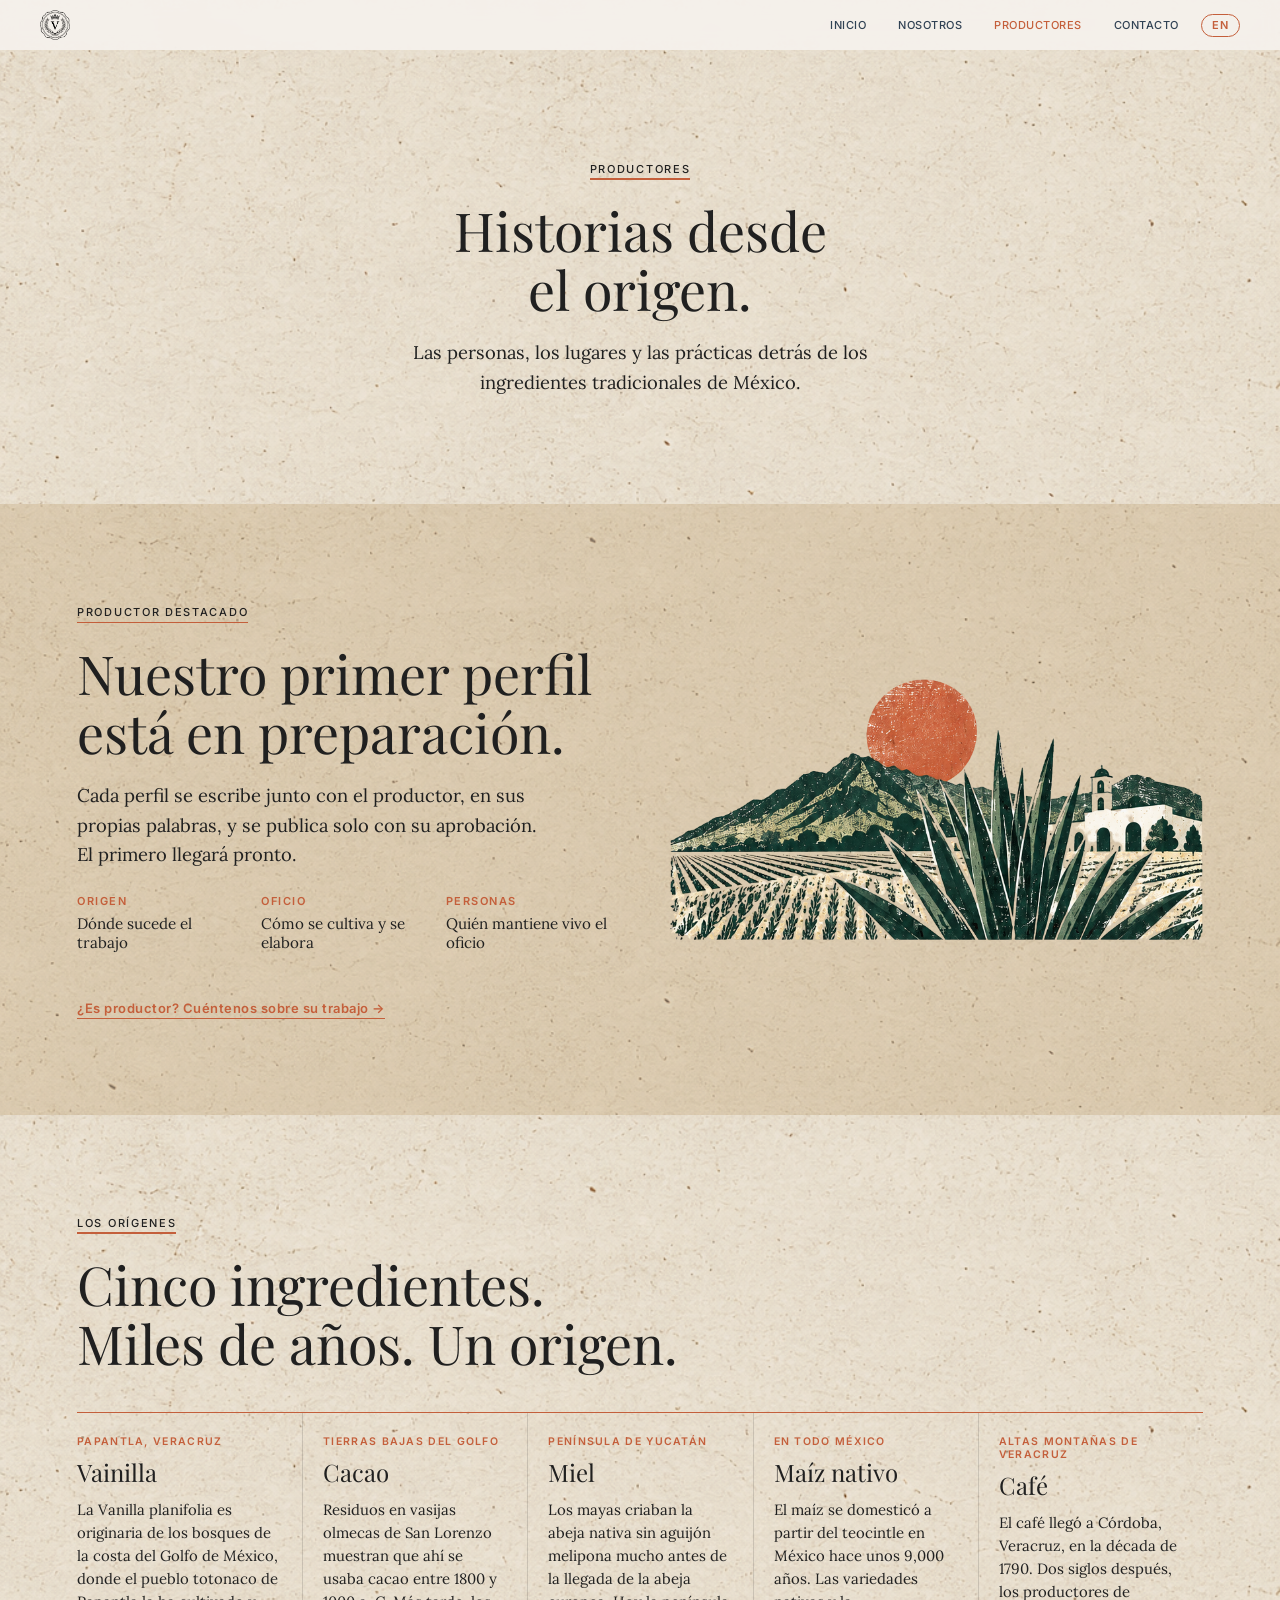
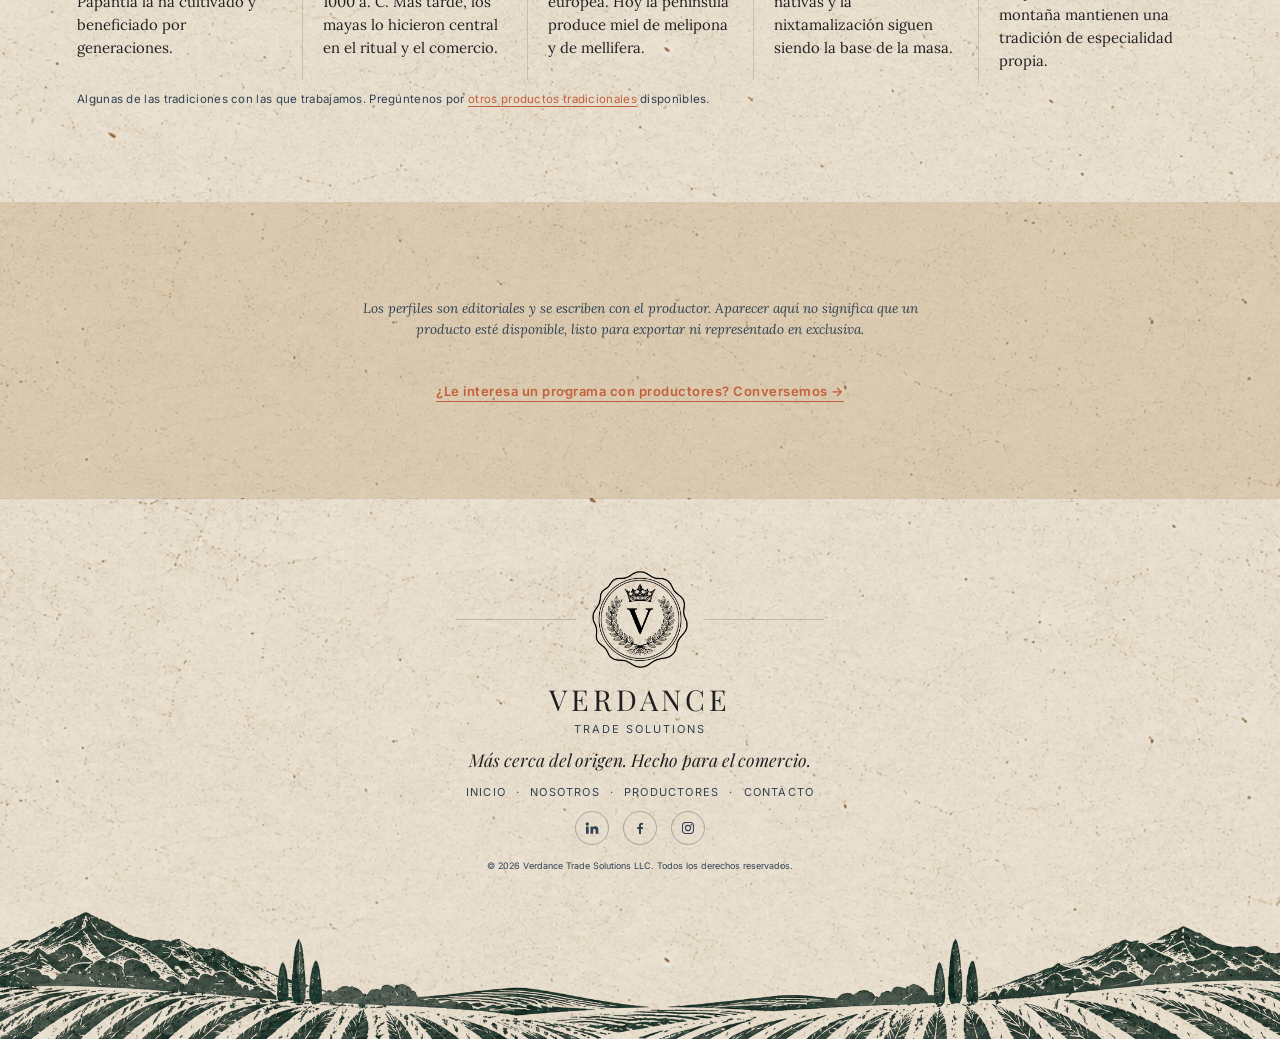
<file: es/producer-spotlight.html>
<!DOCTYPE html>

<html lang="es">
<head>
<meta charset="utf-8"/>
<title>Productores destacados | Verdance Solutions</title>
<meta content="Historias de los productores, lugares y prácticas detrás de los alimentos tradicionales de México." name="description"/>
<meta content="width=device-width, initial-scale=1" name="viewport"/>
<link href="../favicon.ico" rel="icon" sizes="any"/>
<link href="../assets/media/favicon-32.png" rel="icon" sizes="32x32" type="image/png"/>
<link href="../assets/media/apple-touch-icon.png" rel="apple-touch-icon"/>
<meta content="light only" name="color-scheme"/>
<meta content="#f5eee2" name="theme-color"/>
<link href="https://fonts.googleapis.com" rel="preconnect"/>
<link crossorigin="" href="https://fonts.gstatic.com" rel="preconnect"/>
<link href="https://fonts.googleapis.com/css2?family=Playfair+Display:ital,wght@0,400;0,700;1,400&amp;family=Lora:ital,wght@0,400;0,500;1,400&amp;family=Inter:wght@400;500;600&amp;display=swap" rel="stylesheet"/>
<link href="../assets/css/styles.css" rel="stylesheet"/>
<link href="https://verdancesolutions.pplx.app/producer-spotlight.html" hreflang="en" rel="alternate"/><link href="https://verdancesolutions.pplx.app/es/producer-spotlight.html" hreflang="es" rel="alternate"/><link href="https://verdancesolutions.pplx.app/producer-spotlight.html" hreflang="x-default" rel="alternate"/></head>
<body>
<nav aria-label="Principal" class="nav-bar" id="navBar">
<a aria-label="Inicio de Verdance" class="nav-crest" href="index.html">
<img alt="Verdance" src="../assets/media/crest-small.png"/>
</a>
<div class="nav-links">
<a href="index.html">Inicio</a>
<a href="about.html">Nosotros</a>
<a aria-current="page" class="active" href="producer-spotlight.html">Productores</a>
<a href="contact.html">Contacto</a>
</div>
<a aria-label="View in English" class="lang-toggle" href="../producer-spotlight.html" hreflang="en" lang="en">EN</a></nav>
<main>
<section class="section texture-cream page-hero" id="spotlight-hero">
<div class="section-inner">
<span class="eyebrow">Productores</span>
<h1 class="headline">Historias desde el origen.</h1>
<p class="body-text page-hero-body">Las personas, los lugares y las prácticas detrás de los ingredientes tradicionales de México.</p>
</div>
</section>
<section class="section texture-tan section-auto" id="featured-producer">
<div class="section-inner">
<div class="spotlight-grid">
<div class="spotlight-left">
<span class="eyebrow">Productor destacado</span>
<h2 class="headline">Nuestro primer perfil está en preparación.</h2>
<p class="body-text">Cada perfil se escribe junto con el productor, en sus propias palabras, y se publica solo con su aprobación. El primero llegará pronto.</p>
<div class="spotlight-cols">
<div><h3 class="spotlight-col-title">Origen</h3><p class="spotlight-col-body">Dónde sucede el trabajo</p></div>
<div><h3 class="spotlight-col-title">Oficio</h3><p class="spotlight-col-body">Cómo se cultiva y se elabora</p></div>
<div><h3 class="spotlight-col-title">Personas</h3><p class="spotlight-col-body">Quién mantiene vivo el oficio</p></div>
</div>
<a class="cta-link" href="contact.html">¿Es productor? Cuéntenos sobre su trabajo →</a>
</div>
<div class="spotlight-right">
<div class="spotlight-art">
<img alt="Ilustración de un paisaje de origen mexicano" src="../assets/media/panel-agave.png"/>
</div>
</div>
</div>
</div>
</section>
<section class="section texture-cream section-auto" id="origins">
<div class="section-inner">
<div class="origins-head">
<span class="eyebrow">Los orígenes</span>
<h2 class="headline">Cinco ingredientes. Miles de años. Un origen.</h2>
</div>
<div class="origin-cards">
<article class="origin-card">
<p class="origin-card-region">Papantla, Veracruz</p>
<h3>Vainilla</h3>
<p>La Vanilla planifolia es originaria de los bosques de la costa del Golfo de México, donde el pueblo totonaco de Papantla la ha cultivado y beneficiado por generaciones.</p>
</article>
<article class="origin-card">
<p class="origin-card-region">Tierras bajas del Golfo</p>
<h3>Cacao</h3>
<p>Residuos en vasijas olmecas de San Lorenzo muestran que ahí se usaba cacao entre 1800 y 1000 a. C. Más tarde, los mayas lo hicieron central en el ritual y el comercio.</p>
</article>
<article class="origin-card">
<p class="origin-card-region">Península de Yucatán</p>
<h3>Miel</h3>
<p>Los mayas criaban la abeja nativa sin aguijón melipona mucho antes de la llegada de la abeja europea. Hoy la península produce miel de melipona y de mellifera.</p>
</article>
<article class="origin-card">
<p class="origin-card-region">En todo México</p>
<h3>Maíz nativo</h3>
<p>El maíz se domesticó a partir del teocintle en México hace unos 9,000 años. Las variedades nativas y la nixtamalización siguen siendo la base de la masa.</p>
</article>
<article class="origin-card">
<p class="origin-card-region">Altas montañas de Veracruz</p>
<h3>Café</h3>
<p>El café llegó a Córdoba, Veracruz, en la década de 1790. Dos siglos después, los productores de montaña mantienen una tradición de especialidad propia.</p>
</article>
</div>
<p class="fine-print">Algunas de las tradiciones con las que trabajamos. Pregúntenos por <a href="contact.html">otros productos tradicionales</a> disponibles.</p>
</div>
</section>
<section class="section texture-tan section-auto" id="spotlight-note">
<div class="section-inner center">
<p class="editorial-note">Los perfiles son editoriales y se escriben con el productor. Aparecer aquí no significa que un producto esté disponible, listo para exportar ni representado en exclusiva.</p>
<a class="cta-link" href="contact.html">¿Le interesa un programa con productores? Conversemos →</a>
</div>
</section>
</main>
<footer class="footer">
<div class="divider-flanked">
<div class="footer-crest">
<img alt="Escudo de Verdance" src="../assets/media/crest.png"/>
</div>
</div>
<div class="footer-brand">VERDANCE</div>
<div class="footer-subtitle">Trade Solutions</div>
<p class="footer-tagline">Más cerca del origen. Hecho para el comercio.</p>
<div class="footer-links">
<a href="index.html">Inicio</a><span aria-hidden="true">·</span>
<a href="about.html">Nosotros</a><span aria-hidden="true">·</span>
<a href="producer-spotlight.html">Productores</a><span aria-hidden="true">·</span>
<a href="contact.html">Contacto</a>
</div>
<div aria-label="Verdance en redes sociales" class="footer-social">
<a aria-label="Verdance en LinkedIn" href="https://www.linkedin.com/company/verdance-trade-solutions" rel="noopener" target="_blank">
<svg aria-hidden="true" viewbox="0 0 24 24"><path d="M4.98 3.5a2.5 2.5 0 1 1 0 5 2.5 2.5 0 0 1 0-5zM3 9.75h4v11H3v-11zm6.5 0h3.8v1.5h.05c.53-1 1.83-1.8 3.65-1.8 3.9 0 4.5 2.4 4.5 5.6v5.7h-4v-5c0-1.2 0-2.8-1.75-2.8s-2.05 1.35-2.05 2.7v5.1h-4v-11z" fill="currentColor"></path></svg>
</a>
<a aria-label="Verdance en Facebook" href="https://www.facebook.com/search/top?q=verdance%20trade%20solutions" rel="noopener" target="_blank">
<svg aria-hidden="true" viewbox="0 0 24 24"><path d="M13.5 21v-7.5h2.6l.4-3h-3V8.6c0-.87.25-1.46 1.5-1.46h1.6V4.46A21 21 0 0 0 14.3 4.3c-2.3 0-3.8 1.4-3.8 3.95v2.25H7.9v3h2.6V21h3z" fill="currentColor"></path></svg>
</a>
<a aria-label="Verdance en Instagram" href="https://www.instagram.com/verdancetradesolutions?utm_source=ig_web_button_share_sheet&amp;stkn=ZDNlZDc0MzIxNw==" rel="noopener" target="_blank">
<svg aria-hidden="true" viewbox="0 0 24 24"><path d="M12 7.3a4.7 4.7 0 1 0 0 9.4 4.7 4.7 0 0 0 0-9.4zm0 7.75a3.05 3.05 0 1 1 0-6.1 3.05 3.05 0 0 1 0 6.1zM16.9 6.05a1.1 1.1 0 1 1 0 2.2 1.1 1.1 0 0 1 0-2.2zM12 4.6c2.4 0 2.7 0 3.65.05 2.45.1 3.6 1.27 3.7 3.7.05.95.05 1.24.05 3.65s0 2.7-.05 3.65c-.1 2.43-1.25 3.6-3.7 3.7-.95.05-1.24.05-3.65.05s-2.7 0-3.65-.05c-2.46-.1-3.6-1.28-3.7-3.7C4.6 14.7 4.6 14.4 4.6 12s0-2.7.05-3.65c.1-2.44 1.25-3.6 3.7-3.7C9.3 4.6 9.6 4.6 12 4.6zM12 3c-2.44 0-2.75 0-3.71.05-3.27.15-5.09 1.96-5.24 5.24C3 9.25 3 9.56 3 12s0 2.75.05 3.71c.15 3.27 1.96 5.09 5.24 5.24.96.05 1.27.05 3.71.05s2.75 0 3.71-.05c3.26-.15 5.1-1.96 5.24-5.24.05-.96.05-1.27.05-3.71s0-2.75-.05-3.71c-.15-3.26-1.96-5.09-5.24-5.24C14.75 3 14.44 3 12 3z" fill="currentColor"></path></svg>
</a>
</div>
<p class="footer-copyright">© 2026 Verdance Trade Solutions LLC. Todos los derechos reservados.</p>
<div class="footer-panorama">
<img alt="" src="../assets/media/footer-panorama.png"/>
</div>
</footer>
<script data-pplx-inline-edit>
(function () {
  if (window === window.top) return;

  const allowedParentOrigins = ["https://www.perplexity.ai","https://perplexity.ai","https://testing.perplexity.ai","https://staging.perplexity.ai","https://*.preview.i.perplexity.ai","http://perplexity.localhost","http://localhost:1420","http://127.0.0.1:1420","http://localhost:3000","http://127.0.0.1:3000","http://localhost:5173","http://127.0.0.1:5173"];
  const MAX_FONT_BYTES = 500 * 1024;
  const MAX_TOTAL_FONT_BYTES = 2 * 1024 * 1024;
  let scrollForwarding = false;
  let scrollRaf = 0;
  let trustedTopOrigin = null;

  // Allow entries like "https://*.preview.i.perplexity.ai" — the wildcard
  // matches a single DNS label (no dots), so "https://*.foo" cannot stretch
  // across multiple labels.
  function matchesAllowedOrigin(origin) {
    if (!origin) return false;
    for (const entry of allowedParentOrigins) {
      if (!entry.includes("*")) {
        if (entry === origin) return true;
        continue;
      }
      const pattern = new RegExp(
        "^" +
          entry.replace(/[.+?^${}()|[\]\\]/g, "\\$&").replace(/\*/g, "[^.]+") +
          "$",
      );
      if (pattern.test(origin)) return true;
    }
    return false;
  }

  // Trust decision: when the sender is same-origin-visible (event.origin is a
  // real origin like https://www.perplexity.ai) we trust event.origin directly.
  // When event.origin is "null" (opaque broker srcdoc), we fall back to the
  // broker's stamped `parentOrigin` to identify the top window. The fallback
  // is claim-only — we rely on the browser's native `targetOrigin` enforcement
  // on the response path (see postToTrustedTop) to ensure replies can't be
  // delivered to anyone but the actual top window of that claimed origin.
  function getTrustedParentOrigin(event) {
    const forwardedParentOrigin =
      typeof event.data.parentOrigin === "string" ? event.data.parentOrigin : null;
    const parentOrigin = event.origin === "null" ? forwardedParentOrigin : event.origin;
    return matchesAllowedOrigin(parentOrigin) ? parentOrigin : null;
  }

  // All responses go to window.top with targetOrigin = the allowlisted origin.
  // An attacker that iframes us inside their own null-origin broker can claim
  // any parentOrigin they like, but the browser will drop the reply whenever
  // the real top's origin doesn't match — so the screenshot never leaves.
  function postToTrustedTop(message) {
    if (!trustedTopOrigin) return;
    try {
      window.top.postMessage(message, trustedTopOrigin);
    } catch (_error) {}
  }

  function inlineAll(original, clone) {
    if (original.nodeType !== 1 || clone.nodeType !== 1) return;

    try {
      const computedStyle = getComputedStyle(original);
      // cssText on a computed style is the serialized declaration in modern
      // Chromium/Safari — a single read beats enumerating ~400 longhand
      // properties. Firefox returns "" here, so we fall back on empty.
      const serialized = computedStyle.cssText;
      if (serialized) {
        clone.style.cssText = serialized;
      } else {
        const parts = new Array(computedStyle.length);
        for (let index = 0; index < computedStyle.length; index += 1) {
          const property = computedStyle[index];
          parts[index] = `${property}:${computedStyle.getPropertyValue(property)};`;
        }
        clone.style.cssText = parts.join("");
      }
    } catch (_error) {}

    const originalChildren = original.children;
    const clonedChildren = clone.children;
    for (
      let index = 0;
      index < originalChildren.length && index < clonedChildren.length;
      index += 1
    ) {
      inlineAll(originalChildren[index], clonedChildren[index]);
    }
  }

  function extractFontUrl(srcValue) {
    const matches = [
      ...srcValue.matchAll(
        /url\(["']?([^"')]+)["']?\)(?:\s*format\(["']?([^"')]+)["']?\))?/gi,
      ),
    ];
    if (matches.length === 0) return null;
    const woff2 = matches.find((m) => m[2] && m[2].toLowerCase().includes("woff2"));
    if (woff2) return woff2[1];
    const woff = matches.find((m) => m[2] && m[2].toLowerCase().includes("woff"));
    if (woff) return woff[1];
    return matches[0][1];
  }

  // Cache resolved font URL -> data URI across captures. Fonts on a page
  // essentially never change, and a batch run emits multiple captures back to
  // back — without this we'd refetch + re-base64 every time.
  const fontDataUriCache = new Map();
  const SRC_DECLARATION_RE = /src\s*:\s*[^;}]+/i;

  async function fetchAsDataUri(url) {
    if (fontDataUriCache.has(url)) return fontDataUriCache.get(url);
    let dataUri = null;
    try {
      const response = await fetch(url, { mode: "cors", credentials: "omit" });
      if (response.ok) {
        const blob = await response.blob();
        if (blob.size <= MAX_FONT_BYTES) {
          dataUri = await new Promise((resolve) => {
            const reader = new FileReader();
            reader.onloadend = () =>
              resolve(typeof reader.result === "string" ? reader.result : null);
            reader.onerror = () => resolve(null);
            reader.readAsDataURL(blob);
          });
        }
      }
    } catch (_error) {
      dataUri = null;
    }
    fontDataUriCache.set(url, dataUri);
    return dataUri;
  }

  function collectFontFaceRuleTexts() {
    const rules = [];
    for (const sheet of document.styleSheets) {
      let cssRules;
      try {
        cssRules = sheet.cssRules;
      } catch (_error) {
        continue;
      }
      if (!cssRules) continue;
      for (const rule of cssRules) {
        const cssText = rule.cssText || "";
        if (cssText.startsWith("@font-face")) rules.push(cssText);
      }
    }
    return rules;
  }

  async function buildInlinedFontCss() {
    const ruleTexts = collectFontFaceRuleTexts();
    if (ruleTexts.length === 0) return null;

    const resolved = ruleTexts.map((cssText) => {
      if (!SRC_DECLARATION_RE.test(cssText)) return null;
      const srcMatch = cssText.match(/src\s*:\s*([^;}]+)[;}]/i);
      if (!srcMatch) return null;
      const url = extractFontUrl(srcMatch[1]);
      if (!url) return null;
      try {
        return { cssText, url: new URL(url, document.baseURI).href };
      } catch (_error) {
        return null;
      }
    });

    const dataUris = await Promise.all(
      resolved.map((entry) => (entry ? fetchAsDataUri(entry.url) : Promise.resolve(null))),
    );

    const inlined = [];
    let totalBytes = 0;
    for (let index = 0; index < resolved.length; index += 1) {
      const entry = resolved[index];
      const dataUri = dataUris[index];
      if (!entry || !dataUri) continue;
      const approxBytes = dataUri.length * 0.75;
      if (totalBytes + approxBytes > MAX_TOTAL_FONT_BYTES) break;
      totalBytes += approxBytes;
      inlined.push(entry.cssText.replace(SRC_DECLARATION_RE, `src: url("${dataUri}")`));
    }
    return inlined.length > 0 ? inlined.join("\n") : null;
  }

  function stripExternal(clone) {
    const images = clone.querySelectorAll("img");
    for (let index = 0; index < images.length; index += 1) {
      const src = images[index].getAttribute("src");
      if (src && !src.startsWith("data:")) images[index].removeAttribute("src");
    }

    const elements = clone.querySelectorAll("*");
    for (let index = 0; index < elements.length; index += 1) {
      const style = elements[index].style.cssText;
      if (style && style.includes("url(")) {
        elements[index].style.cssText = style.replace(
          /url\(["']?(?!data:)[^)"']*["']?\)/gi,
          "none",
        );
      }
    }
  }

  function emitScroll() {
    scrollRaf = 0;
    if (!scrollForwarding) return;
    postToTrustedTop({
      type: "INLINE_EDIT_SCROLL",
      scrollX: window.scrollX,
      scrollY: window.scrollY,
    });
  }

  window.addEventListener(
    "scroll",
    function () {
      if (!scrollForwarding || scrollRaf) return;
      scrollRaf = requestAnimationFrame(emitScroll);
    },
    { passive: true, capture: true },
  );

  async function handleCaptureRequest(event) {
    const requestId = event.data.requestId;
    const scrollX = window.scrollX;
    const scrollY = window.scrollY;
    const width = window.innerWidth;
    const height = window.innerHeight;

    function postResult(dataUrl) {
      postToTrustedTop({
        type: "INLINE_EDIT_SCREENSHOT_RESULT",
        requestId,
        dataUrl,
        scrollX,
        scrollY,
      });
    }

    try {
      // Wait for any pending web fonts to resolve so both inline metrics and
      // the @font-face inlining below see the same loaded faces.
      if (document.fonts && document.fonts.ready) {
        try {
          await document.fonts.ready;
        } catch (_error) {}
      }

      const clone = document.documentElement.cloneNode(true);
      inlineAll(document.documentElement, clone);

      const removedNodes = clone.querySelectorAll("script,link[rel=\"stylesheet\"],style");
      for (let index = 0; index < removedNodes.length; index += 1) {
        removedNodes[index].remove();
      }

      stripExternal(clone);

      // Re-embed web fonts as data-URI @font-face rules so the SVG rasterizer
      // can resolve them — external font URLs aren't fetched during
      // foreignObject rendering, which would otherwise force a fallback face
      // and change text metrics.
      const inlinedFontCss = await buildInlinedFontCss();
      if (inlinedFontCss) {
        const styleEl = document.createElement("style");
        styleEl.textContent = inlinedFontCss;
        const head = clone.querySelector("head");
        if (head) head.appendChild(styleEl);
        else clone.insertBefore(styleEl, clone.firstChild);
      }

      const html = new XMLSerializer().serializeToString(clone);
      const svg =
        `<svg xmlns="http://www.w3.org/2000/svg" width="${width}" height="${height}">` +
        '<foreignObject width="100%" height="100%">' +
        `<div xmlns="http://www.w3.org/1999/xhtml" style="width:${width}px;height:${height}px;overflow:hidden">` +
        `<div style="position:relative;left:-${scrollX}px;top:-${scrollY}px">` +
        html +
        "</div></div></foreignObject></svg>";
      const svgUrl = `data:image/svg+xml;charset=utf-8,${encodeURIComponent(svg)}`;
      const image = new Image();
      image.onload = function () {
        const canvas = document.createElement("canvas");
        canvas.width = width;
        canvas.height = height;
        canvas.getContext("2d").drawImage(image, 0, 0);
        postResult(canvas.toDataURL("image/png"));
      };
      image.onerror = function () {
        postResult(null);
      };
      image.src = svgUrl;
    } catch (_error) {
      postResult(null);
    }
  }

  window.addEventListener("message", function (event) {
    if (!event.data) return;
    // Only accept messages from the direct parent frame. Blocks sibling /
    // unrelated-window postMessage senders that could otherwise reach us.
    if (event.source !== window.parent) return;

    const trustedParentOrigin = getTrustedParentOrigin(event);
    if (!trustedParentOrigin) return;
    trustedTopOrigin = trustedParentOrigin;

    if (event.data.type === "INLINE_EDIT_SCROLL_START") {
      scrollForwarding = true;
      emitScroll();
      return;
    }

    if (event.data.type === "INLINE_EDIT_SCROLL_STOP") {
      scrollForwarding = false;
      if (scrollRaf) cancelAnimationFrame(scrollRaf);
      scrollRaf = 0;
      return;
    }

    if (event.data.type !== "INLINE_EDIT_CAPTURE_REQUEST") return;

    handleCaptureRequest(event);
  });
})();

</script></body>
</html>
</file>
<file: assets/css/styles.css>
/* ============================================
   VERDANCE TRADE SOLUTIONS - Prototype CSS
   Visual clone of verdancesolutions.net
   ============================================ */

/* --- Reset & Base --- */
*, *::before, *::after {
  margin: 0;
  padding: 0;
  box-sizing: border-box;
}

:root {
  /* Colors from live site */
  --cream: #f5f1eb;
  --cream-texture: #f4f0e9;
  --tan: #c9b27e;
  --tan-light: #e6dac6;
  --dark-green: #303b2e;
  --dark-text: #202020;
  --light-text: #f8f4ee;
  --light-text-2: #f7f4ec;
  --terracotta: #c45f3b;
  --blue-gray: #304254;
  --white: #ffffff;

  /* Fonts */
  --font-headline: 'Playfair Display', Georgia, serif;
  --font-body: 'Lora', Georgia, serif;
  --font-label: 'Inter', 'Helvetica Neue', sans-serif;
}

html {
  scroll-behavior: smooth;
  font-size: 16px;
}

body {
  font-family: var(--font-body);
  color: var(--dark-text);
  background: var(--cream);
  overflow-x: hidden;
  -webkit-font-smoothing: antialiased;
  -moz-osx-font-smoothing: grayscale;
}

a {
  color: inherit;
  text-decoration: none;
}

img {
  max-width: 100%;
  height: auto;
  display: block;
}

/* --- Paper Textures --- */
.texture-cream {
  background-color: var(--cream);
  background-image: url('../media/8c09fd13b94ef684e144870158c22677.png');
  background-size: cover;
  background-position: center;
  background-blend-mode: multiply;
}

.texture-tan {
  background-color: var(--tan-light);
  background-image: url('../media/ff233c7f26aa8a20e799f1063a89a07f.png');
  background-size: cover;
  background-position: center;
  background-blend-mode: multiply;
}

/* --- Navigation --- */
.nav-bar {
  position: fixed;
  top: 0;
  left: 0;
  width: 100%;
  height: 50px;
  z-index: 1000;
  display: flex;
  align-items: center;
  justify-content: space-between;
  padding: 0 40px;
  background: rgba(245, 241, 235, 0.95);
  backdrop-filter: blur(8px);
}

.nav-bar.dark-section {
  background: rgba(48, 59, 46, 0.95);
}

.nav-crest {
  width: 30px;
  height: 30px;
}

.nav-crest img {
  width: 100%;
  height: 100%;
  object-fit: contain;
}

.nav-links {
  display: flex;
  gap: 32px;
  align-items: center;
}

.nav-links a {
  font-family: var(--font-label);
  font-size: 11px;
  color: var(--blue-gray);
  letter-spacing: 0.5px;
  text-transform: uppercase;
  font-weight: 500;
  transition: color 0.2s;
}

.nav-links a:hover {
  color: var(--terracotta);
}

.nav-links a.active {
  color: var(--terracotta);
}

/* --- Section Base --- */
.section {
  width: 100%;
  min-height: 100vh;
  position: relative;
  overflow: hidden;
  display: flex;
  align-items: center;
}

.section-inner {
  width: 100%;
  max-width: 1366px;
  margin: 0 auto;
  padding: 80px 77px;
  position: relative;
  z-index: 2;
}

/* --- Typography --- */
.eyebrow {
  font-family: var(--font-label);
  font-size: 11px;
  letter-spacing: 1.7px;
  color: var(--dark-text);
  text-transform: uppercase;
  font-weight: 500;
  display: inline-block;
  position: relative;
  padding-bottom: 4px;
}

.eyebrow::after {
  content: '';
  position: absolute;
  bottom: 0;
  left: 0;
  width: 100%;
  height: 1.5px;
  background: var(--terracotta);
}

.eyebrow.light {
  color: var(--light-text);
}

.headline {
  font-family: var(--font-headline);
  font-size: clamp(2.2rem, 5vw, 4.5rem);
  font-weight: 400;
  line-height: 1.1;
  color: var(--dark-text);
  margin: 20px 0;
}

.headline.light {
  color: var(--light-text);
}

.body-text {
  font-family: var(--font-body);
  font-size: 1.15rem;
  line-height: 1.6;
  color: var(--dark-text);
  max-width: 480px;
}

.body-text.light {
  color: var(--light-text);
}

.side-tag {
  font-family: var(--font-label);
  font-size: 11px;
  letter-spacing: 1.7px;
  color: var(--dark-text);
  text-transform: uppercase;
  line-height: 1.8;
}

.side-tag.light {
  color: var(--light-text);
}

/* --- Hero Section (Section 1) --- */
.hero {
  padding-top: 50px;
}

.hero-grid {
  display: grid;
  grid-template-columns: 1fr 1fr;
  gap: 40px;
  align-items: center;
  min-height: calc(100vh - 50px);
}

.hero-left {
  padding: 40px 0;
}

.brand-crest {
  width: 145px;
  height: 145px;
  margin-bottom: 20px;
  position: relative;
}

.brand-crest img {
  width: 100%;
  height: 100%;
  object-fit: contain;
  mix-blend-mode: multiply;
}

.brand-wordmark {
  margin-bottom: 24px;
}

.brand-wordmark img {
  width: 260px;
  mix-blend-mode: multiply;
}

.hero-eyebrow {
  margin-bottom: 20px;
}

.hero-body {
  margin-top: 16px;
  font-size: 1.2rem;
  line-height: 1.5;
}

.hero-right {
  position: relative;
  height: 100%;
  display: flex;
  flex-direction: column;
  align-items: flex-end;
}

.hero-side-tag {
  text-align: right;
  margin-bottom: 20px;
}

.hero-illustration {
  width: 100%;
  max-width: 550px;
  position: relative;
}

.hero-illustration img {
  width: 100%;
  mix-blend-mode: screen;
}

.hero-sun {
  position: absolute;
  width: 80px;
  height: 80px;
  top: 10%;
  right: 15%;
  z-index: 1;
}

.hero-sun img {
  width: 100%;
  mix-blend-mode: multiply;
}

/* --- Thesis Section (Section 2) --- */
.thesis-grid {
  display: grid;
  grid-template-columns: 1.1fr 0.9fr;
  gap: 60px;
  align-items: center;
}

.thesis-illustration {
  width: 100%;
  max-width: 500px;
  margin-left: auto;
}

.thesis-illustration img {
  width: 100%;
  mix-blend-mode: screen;
}

/* --- Between Origin + Market (Section 3) --- */
.origin-market {
  background-color: var(--dark-green);
  color: var(--light-text);
}

.origin-market .section-inner {
  padding-top: 100px;
  padding-bottom: 100px;
}

.origin-grid {
  display: grid;
  grid-template-columns: 1.2fr 0.8fr;
  gap: 60px;
  align-items: center;
}

.three-col {
  display: grid;
  grid-template-columns: repeat(3, 1fr);
  gap: 30px;
  margin: 40px 0;
  padding-top: 30px;
  border-top: 1px solid rgba(248, 244, 238, 0.3);
}

.col-item {
  padding-right: 20px;
}

.col-item:not(:last-child) {
  border-right: 1px solid rgba(248, 244, 238, 0.2);
}

.col-icon {
  width: 50px;
  height: 50px;
  margin-bottom: 16px;
}

.col-icon img {
  width: 100%;
  mix-blend-mode: screen;
}

.col-title {
  font-family: var(--font-label);
  font-size: 12px;
  letter-spacing: 1.5px;
  color: var(--light-text);
  text-transform: uppercase;
  font-weight: 600;
  margin-bottom: 10px;
}

.col-body {
  font-family: var(--font-body);
  font-size: 0.95rem;
  line-height: 1.5;
  color: var(--light-text);
}

.closing-line {
  font-family: var(--font-headline);
  font-size: 1.4rem;
  color: var(--light-text);
  margin-top: 20px;
  font-style: italic;
}

.map-illustration {
  width: 100%;
  max-width: 500px;
}

.map-illustration img {
  width: 100%;
}

.map-side-tag {
  text-align: right;
  margin-top: 20px;
  line-height: 1.8;
}

/* --- Verdance Model (Section 4) --- */
.model-grid {
  display: grid;
  grid-template-columns: 1.1fr 0.9fr;
  gap: 60px;
  align-items: center;
}

.model-intro {
  font-family: var(--font-body);
  font-size: 1.1rem;
  margin: 16px 0 30px;
  color: var(--dark-text);
}

.model-cols {
  display: grid;
  grid-template-columns: repeat(3, 1fr);
  gap: 24px;
  margin: 20px 0;
}

.model-col {
  padding-right: 16px;
}

.model-col:not(:last-child) {
  border-right: 1px solid rgba(32, 32, 32, 0.15);
}

.model-number {
  font-family: var(--font-headline);
  font-size: 1.6rem;
  color: var(--terracotta);
  margin-bottom: 4px;
}

.model-col-title {
  font-family: var(--font-label);
  font-size: 12px;
  letter-spacing: 1.5px;
  text-transform: uppercase;
  font-weight: 600;
  margin-bottom: 12px;
}

.model-col-body {
  font-family: var(--font-body);
  font-size: 0.95rem;
  line-height: 1.5;
}

.model-closing {
  font-family: var(--font-headline);
  font-size: 1.3rem;
  font-style: italic;
  margin-top: 20px;
}

.model-side-tag {
  position: absolute;
  top: 80px;
  right: 77px;
  text-align: right;
  line-height: 1.8;
}

.port-illustration {
  width: 100%;
  max-width: 500px;
  margin-left: auto;
}

.port-illustration img {
  width: 100%;
  mix-blend-mode: screen;
}

/* --- Different Structure (Section 5) --- */
.diff-grid {
  display: grid;
  grid-template-columns: 1fr 1fr;
  gap: 60px;
  align-items: center;
}

.diff-body {
  font-family: var(--font-body);
  font-size: 1.1rem;
  line-height: 1.6;
  margin: 20px 0 30px;
  max-width: 460px;
}

.diff-cols {
  display: grid;
  grid-template-columns: repeat(3, 1fr);
  gap: 24px;
  margin: 20px 0;
}

.diff-col-title {
  font-family: var(--font-label);
  font-size: 11px;
  letter-spacing: 1.5px;
  text-transform: uppercase;
  font-weight: 600;
  margin-bottom: 10px;
  padding-top: 8px;
  border-top: 1.5px solid var(--terracotta);
}

.diff-col-body {
  font-family: var(--font-body);
  font-size: 0.92rem;
  line-height: 1.5;
}

.cta-link {
  display: inline-block;
  font-family: var(--font-label);
  font-size: 13px;
  letter-spacing: 0.5px;
  color: var(--terracotta);
  font-weight: 600;
  margin-top: 24px;
  border-bottom: 1px solid var(--terracotta);
  padding-bottom: 2px;
}

.bridge-illustration {
  width: 100%;
  max-width: 500px;
  margin: 0 auto;
  position: relative;
}

.bridge-illustration img {
  width: 100%;
  mix-blend-mode: screen;
}

.bridge-caption {
  font-family: var(--font-headline);
  font-size: 1rem;
  font-style: italic;
  text-align: center;
  margin-top: 16px;
  color: var(--dark-text);
}

/* --- Footer --- */
.footer {
  background-color: var(--tan-light);
  background-image: url('../media/ff233c7f26aa8a20e799f1063a89a07f.png');
  background-size: cover;
  background-position: center;
  background-blend-mode: multiply;
  padding: 60px 0 0;
  text-align: center;
  position: relative;
}

.footer-crest {
  width: 120px;
  height: 120px;
  margin: 0 auto 16px;
  position: relative;
}

.footer-crest img {
  width: 100%;
  mix-blend-mode: multiply;
}

.footer-brand {
  font-family: var(--font-headline);
  font-size: 1.8rem;
  letter-spacing: 4px;
  margin-bottom: 4px;
}

.footer-subtitle {
  font-family: var(--font-label);
  font-size: 11px;
  letter-spacing: 2px;
  text-transform: uppercase;
  color: var(--blue-gray);
  margin-bottom: 12px;
}

.footer-tagline {
  font-family: var(--font-headline);
  font-size: 1.1rem;
  font-style: italic;
  margin-bottom: 8px;
}

.footer-copyright {
  font-family: var(--font-label);
  font-size: 9px;
  color: var(--blue-gray);
  line-height: 1.5;
  max-width: 600px;
  margin: 0 auto 30px;
  padding: 0 20px;
}

.footer-panorama {
  width: 100%;
  height: auto;
  margin-top: 20px;
}

.footer-panorama img {
  width: 100%;
}

.footer-social {
  display: flex;
  justify-content: center;
  gap: 16px;
  margin-bottom: 20px;
}

.footer-social a {
  display: inline-block;
  width: 32px;
  height: 32px;
  opacity: 0.7;
  transition: opacity 0.2s;
}

.footer-social a:hover {
  opacity: 1;
}

.footer-social img {
  width: 100%;
  mix-blend-mode: multiply;
}

/* --- Decorative Elements --- */
.divider-line {
  width: 60px;
  height: 1.5px;
  background: var(--terracotta);
  margin: 0 auto 20px;
}

.divider-flanked {
  display: flex;
  align-items: center;
  justify-content: center;
  gap: 16px;
  margin: 20px auto;
}

.divider-flanked::before,
.divider-flanked::after {
  content: '';
  width: 80px;
  height: 1px;
  background: rgba(32, 32, 32, 0.2);
}

.divider-flanked .dot {
  width: 4px;
  height: 4px;
  border-radius: 50%;
  background: var(--terracotta);
}

/* --- Page Hero (for subpages) --- */
.page-hero {
  min-height: 60vh;
  display: flex;
  align-items: center;
  justify-content: center;
  text-align: center;
  padding-top: 50px;
}

.page-hero .section-inner {
  max-width: 700px;
}

/* --- Producer Spotlight Page --- */
.spotlight-feature {
  padding: 60px 77px;
}

.spotlight-grid {
  display: grid;
  grid-template-columns: 1fr 1fr;
  gap: 60px;
  align-items: center;
  max-width: 1366px;
  margin: 0 auto;
}

.spotlight-image-placeholder {
  width: 100%;
  aspect-ratio: 1;
  background: rgba(196, 95, 59, 0.1);
  border: 2px dashed rgba(196, 95, 59, 0.3);
  display: flex;
  align-items: center;
  justify-content: center;
  font-family: var(--font-label);
  font-size: 13px;
  color: var(--terracotta);
  text-align: center;
  padding: 20px;
}

.spotlight-cols {
  display: grid;
  grid-template-columns: repeat(3, 1fr);
  gap: 20px;
  margin: 24px 0;
}

.spotlight-col-title {
  font-family: var(--font-label);
  font-size: 11px;
  letter-spacing: 1.5px;
  text-transform: uppercase;
  font-weight: 600;
  color: var(--terracotta);
  margin-bottom: 6px;
}

.spotlight-col-body {
  font-family: var(--font-body);
  font-size: 0.95rem;
}

.editorial-note {
  font-family: var(--font-body);
  font-size: 0.85rem;
  color: var(--blue-gray);
  font-style: italic;
  max-width: 600px;
  margin: 30px auto;
  text-align: center;
  line-height: 1.5;
}

/* --- Contact Page --- */
.contact-form {
  max-width: 600px;
  margin: 40px auto;
}

.form-group {
  margin-bottom: 20px;
}

.form-group label {
  display: block;
  font-family: var(--font-label);
  font-size: 12px;
  letter-spacing: 0.5px;
  text-transform: uppercase;
  color: var(--blue-gray);
  margin-bottom: 6px;
  font-weight: 500;
}

.form-group input,
.form-group select,
.form-group textarea {
  width: 100%;
  padding: 12px 16px;
  border: 1px solid rgba(32, 32, 32, 0.2);
  background: rgba(255, 255, 255, 0.6);
  font-family: var(--font-body);
  font-size: 1rem;
  color: var(--dark-text);
  border-radius: 2px;
  transition: border-color 0.2s;
}

.form-group input:focus,
.form-group select:focus,
.form-group textarea:focus {
  outline: none;
  border-color: var(--terracotta);
}

.form-group textarea {
  resize: vertical;
  min-height: 100px;
}

.form-row {
  display: grid;
  grid-template-columns: 1fr 1fr;
  gap: 16px;
}

.form-disclaimer {
  font-family: var(--font-body);
  font-size: 0.82rem;
  color: var(--blue-gray);
  font-style: italic;
  margin: 16px 0;
  line-height: 1.5;
}

.form-submit {
  display: inline-block;
  padding: 14px 32px;
  background: var(--terracotta);
  color: var(--light-text);
  border: none;
  font-family: var(--font-label);
  font-size: 13px;
  letter-spacing: 0.5px;
  text-transform: uppercase;
  font-weight: 600;
  cursor: pointer;
  border-radius: 2px;
  transition: background 0.2s;
}

.form-submit:hover {
  background: #a84d2f;
}

/* --- Responsive --- */
@media (max-width: 900px) {
  .hero-grid,
  .thesis-grid,
  .origin-grid,
  .model-grid,
  .diff-grid,
  .spotlight-grid {
    grid-template-columns: 1fr;
    gap: 40px;
  }

  .three-col,
  .model-cols,
  .diff-cols,
  .spotlight-cols {
    grid-template-columns: 1fr;
    gap: 24px;
  }

  .col-item:not(:last-child),
  .model-col:not(:last-child) {
    border-right: none;
    border-bottom: 1px solid rgba(32, 32, 32, 0.1);
    padding-bottom: 20px;
  }

  .origin-market .col-item:not(:last-child) {
    border-bottom-color: rgba(248, 244, 238, 0.2);
  }

  .model-side-tag {
    position: static;
    text-align: left;
    margin-bottom: 20px;
  }

  .form-row {
    grid-template-columns: 1fr;
  }

  .section-inner {
    padding: 60px 24px;
  }

  .nav-bar {
    padding: 0 20px;
  }

  .nav-links {
    gap: 16px;
  }

  .nav-links a {
    font-size: 10px;
  }
}

@media (max-width: 600px) {
  .brand-crest {
    width: 100px;
    height: 100px;
  }

  .brand-wordmark img {
    width: 200px;
  }

  .headline {
    font-size: 2rem;
  }

  .body-text {
    font-size: 1rem;
  }
}

/* ============================================
   V4 refinements
   ============================================ */
.headline { font-size: clamp(2.2rem, 4.2vw, 3.9rem); text-wrap: balance; }
.section-auto { min-height: auto; }
.section-auto .section-inner { padding-top: 96px; padding-bottom: 96px; }
.center { text-align: center; }

/* Nav */
.nav-links a { color: var(--blue-gray); }
.nav-bar.dark-section .nav-links a:not(.active) { color: var(--light-text); }
.nav-links a:focus-visible, .btn:focus-visible, .cta-link:focus-visible { outline: 2px solid var(--terracotta); outline-offset: 3px; }

/* Hero */
.brand-lockup { display: flex; flex-direction: column; align-items: flex-start; gap: 18px; margin-bottom: 36px; }
.brand-lockup .brand-crest { width: 112px; height: auto; margin: 0; mix-blend-mode: multiply; }
.brand-lockup .brand-wordmark { width: 230px; margin: 0; mix-blend-mode: multiply; }
.hero-left .eyebrow { margin-bottom: 4px; }
.hero-body { max-width: 470px; }
.hero-actions { display: flex; flex-wrap: wrap; gap: 14px; margin-top: 32px; }
.btn { display: inline-block; padding: 14px 26px; font-family: var(--font-label); font-size: 12px; letter-spacing: 1.2px; text-transform: uppercase; font-weight: 600; border-radius: 2px; transition: background .2s, color .2s, border-color .2s; cursor: pointer; border: 1px solid transparent; }
.btn-primary { background: var(--terracotta); color: var(--light-text); }
.btn-primary:hover { background: #a84d2f; }
.btn-ghost { border-color: rgba(32,32,32,.35); color: var(--dark-text); }
.btn-ghost:hover { border-color: var(--terracotta); color: var(--terracotta); }
.hero-right { justify-content: center; }
.hero-illustration img { mix-blend-mode: multiply; }

/* Heritage */
.thesis-grid { align-items: center; }
.heritage-list { list-style: none; margin: 8px 0 24px; max-width: 520px; border-top: 1px solid rgba(32,32,32,.15); }
.heritage-list li { font-family: var(--font-body); font-size: 1.02rem; line-height: 1.5; padding: 10px 0; border-bottom: 1px solid rgba(32,32,32,.15); }
.heritage-list strong { font-weight: 500; color: var(--terracotta); }
.thesis-illustration { max-width: 440px; }
.thesis-illustration img { mix-blend-mode: multiply; }
.thesis-side-tag { text-align: right; margin-top: 24px; max-width: 440px; margin-left: auto; }

/* Origin + market */
.map-side-tag { margin-left: auto; max-width: 500px; }

/* Model */
.model-head { display: flex; justify-content: space-between; align-items: flex-start; gap: 40px; }
.model-side-tag { position: static; text-align: right; padding-top: 4px; }
.model-intro { margin: 0 0 24px; }
.model-grid { align-items: center; }
.model-closing { font-size: 1.15rem; }
.services-line { font-family: var(--font-body); font-size: .92rem; line-height: 1.6; color: var(--blue-gray); margin-top: 14px; max-width: 560px; }
.services-line span { font-family: var(--font-label); font-size: 11px; letter-spacing: 1.2px; text-transform: uppercase; font-weight: 600; color: var(--dark-text); margin-right: 6px; }
.port-illustration img { mix-blend-mode: multiply; }

/* Different */
.diff-headline { max-width: 760px; }
.bridge-illustration img { mix-blend-mode: multiply; }

/* Footer */
.footer { padding-top: 72px; }
.divider-flanked { margin: 0 auto 12px; }
.divider-flanked::before, .divider-flanked::after { width: 120px; }
.footer-crest { width: 96px; height: auto; margin: 0; }
.footer-links { display: flex; justify-content: center; gap: 10px; font-family: var(--font-label); font-size: 11px; letter-spacing: 1.2px; text-transform: uppercase; color: var(--blue-gray); margin: 14px 0 12px; }
.footer-links a:hover { color: var(--terracotta); }
.footer-copyright { margin-bottom: 0; }
.footer-panorama { margin-top: 28px; line-height: 0; }

/* Subpage hero */
.page-hero { min-height: 56vh; }
.page-hero-short { min-height: 44vh; }
.page-hero-body { margin: 12px auto 0; max-width: 520px; }

/* Spotlight */
.spotlight-grid { max-width: none; }
.spotlight-art img { width: 100%; mix-blend-mode: multiply; }
.spotlight-left .body-text { margin-bottom: 8px; }
.origins-head { max-width: 720px; margin-bottom: 40px; }
.origin-cards { display: grid; grid-template-columns: repeat(5, 1fr); gap: 0; border-top: 1.5px solid var(--terracotta); }
.origin-card { padding: 22px 20px 8px 0; }
.origin-card + .origin-card { padding-left: 20px; border-left: 1px solid rgba(32,32,32,.15); }
.origin-card-region { font-family: var(--font-label); font-size: 10.5px; letter-spacing: 1.3px; text-transform: uppercase; color: var(--terracotta); font-weight: 600; margin-bottom: 8px; }
.origin-card h3 { font-family: var(--font-headline); font-weight: 400; font-size: 1.5rem; margin-bottom: 10px; }
.origin-card p:last-child { font-family: var(--font-body); font-size: .93rem; line-height: 1.55; }
.editorial-note { margin: 0 auto 20px; }

/* Contact */
.contact-form { max-width: 680px; margin: 0 auto; }
.form-error { color: #9a3b1f; font-family: var(--font-label); font-size: 13px; margin-bottom: 12px; }
.form-success { font-family: var(--font-body); font-size: .95rem; margin-top: 18px; }
.form-success a { color: var(--terracotta); border-bottom: 1px solid currentColor; }

@media (max-width: 1100px) {
  .origin-cards { grid-template-columns: repeat(2, 1fr); }
  .origin-card, .origin-card + .origin-card { padding: 20px 20px 16px 0; border-left: none; border-bottom: 1px solid rgba(32,32,32,.15); }
}
@media (max-width: 900px) {
  .hero-right { align-items: flex-start; }
  .hero-side-tag, .thesis-side-tag, .map-side-tag { text-align: left; margin-left: 0; }
  .model-head { flex-direction: column; gap: 0; }
  .model-side-tag { text-align: left; margin-bottom: 20px; }
  .section-auto .section-inner { padding-top: 64px; padding-bottom: 64px; }
  .section { min-height: auto; }
}
@media (max-width: 600px) {
  .origin-cards { grid-template-columns: 1fr; }
  .nav-bar { padding: 0 14px; }
  .nav-links { gap: 12px; }
  .nav-links a { font-size: 9.5px; letter-spacing: .3px; }
  .headline { font-size: 2.05rem; }
  .brand-lockup .brand-crest { width: 84px; }
  .brand-lockup .brand-wordmark { width: 190px; }
  .footer-links { flex-wrap: wrap; }
}

/* QA fixes */
.col-icon img { mix-blend-mode: normal; filter: invert(94%) sepia(8%) saturate(300%) hue-rotate(350deg); }
.footer { background-color: var(--cream); background-image: url('../media/8c09fd13b94ef684e144870158c22677.png'); border-top: 1px solid rgba(32,32,32,.12); }
#how-were-different { min-height: auto; }
#how-were-different .section-inner { padding-top: 110px; padding-bottom: 110px; }
.model-grid { margin-top: -10px; }

/* V5: social, about */
.footer-social { display: flex; justify-content: center; gap: 14px; margin: 6px 0 14px; }
.footer-social a { width: 34px; height: 34px; opacity: 1; display: inline-flex; align-items: center; justify-content: center; border: 1px solid rgba(48,66,84,.35); border-radius: 50%; color: var(--blue-gray); transition: color .2s, border-color .2s; }
.footer-social a:hover { color: var(--terracotta); border-color: var(--terracotta); }
.footer-social svg { width: 16px; height: 16px; }
.about-hero .section-inner { padding-top: 130px; }
.about-grid { display: grid; grid-template-columns: 1.25fr .75fr; gap: 64px; align-items: center; }
.about-summary { max-width: 640px; font-size: 1.08rem; line-height: 1.7; }
.about-art img { width: 100%; max-width: 420px; margin-left: auto; mix-blend-mode: multiply; }
.founder-cols { display: grid; grid-template-columns: repeat(3, 1fr); gap: 32px; margin-top: 56px; border-top: 1.5px solid var(--terracotta); padding-top: 24px; }
.founder-role { font-family: var(--font-label); font-size: 10.5px; letter-spacing: 1.3px; text-transform: uppercase; color: var(--terracotta); font-weight: 600; margin-bottom: 6px; }
.founder h3 { font-family: var(--font-headline); font-weight: 400; font-size: 1.45rem; margin-bottom: 8px; }
.founder p:last-child { font-family: var(--font-body); font-size: .95rem; line-height: 1.55; }
@media (max-width: 900px) {
  .about-grid, .founder-cols { grid-template-columns: 1fr; gap: 28px; }
  .about-hero .section-inner { padding-top: 96px; }
}
.hero-actions { gap: 10px; }
.hero-actions .btn { padding: 13px 20px; }
@media (min-width: 901px) { .hero-actions { flex-wrap: nowrap; } }

/* V6 */
.fine-print { font-family: var(--font-label); font-size: 11.5px; letter-spacing: .3px; color: var(--blue-gray); margin-top: 12px; }
.fine-print a { color: var(--terracotta); border-bottom: 1px solid currentColor; }
.bridge-slide .section-inner { padding-top: 110px; padding-bottom: 110px; }
.bridge-slide-grid { display: grid; grid-template-columns: 1.1fr .9fr; gap: 64px; align-items: center; }
.bridge-slide-art img { width: 100%; mix-blend-mode: multiply; }
.bridge-slide-copy .headline { font-size: clamp(2rem, 3.4vw, 3.1rem); }
.bridge-slide-copy .body-text { max-width: 440px; }
@media (max-width: 900px) { .bridge-slide-grid { grid-template-columns: 1fr; gap: 32px; } .bridge-slide .section-inner { padding-top: 72px; padding-bottom: 72px; } }

/* V7: route map */
#between-origin-market { min-height: auto; }
#between-origin-market .section-inner { padding-top: 120px; padding-bottom: 120px; }
#between-origin-market .origin-grid { grid-template-columns: 1fr 1.15fr; gap: 56px; }
.route-map { margin: 0; }
.map-wrap { position: relative; width: 100%; }
.map-wrap img { width: 100%; display: block; }
.map-routes { position: absolute; inset: 0; width: 100%; height: 100%; overflow: visible; }
.rt-ground { fill: none; stroke: var(--terracotta); stroke-width: 4; stroke-linecap: round; opacity: .95; }
.rt-trunk { stroke-width: 7; }
.rt-sea { fill: none; stroke: #f3e7cf; stroke-width: 4; stroke-dasharray: 3 12; stroke-linecap: round; }
.rt-city { fill: var(--terracotta); stroke: #f3e7cf; stroke-width: 3; }
.rt-hub { fill: #f3e7cf; stroke: var(--terracotta); stroke-width: 5; }
.rt-port { fill: var(--terracotta); stroke: #f3e7cf; stroke-width: 4; }
.rt-label { font-family: var(--font-label); font-size: 22px; letter-spacing: 1px; fill: #f8f4ee; paint-order: stroke; stroke: rgba(40,48,38,.85); stroke-width: 5px; font-weight: 500; }
.map-legend { display: flex; flex-wrap: wrap; gap: 8px 24px; margin-top: 18px; font-family: var(--font-label); font-size: 11px; letter-spacing: 1.2px; text-transform: uppercase; color: var(--light-text); }
.map-legend span { display: inline-flex; align-items: center; gap: 10px; }
.lg { display: inline-block; width: 28px; height: 0; }
.lg-ground { border-top: 3px solid var(--terracotta); }
.lg-sea { border-top: 3px dotted #f3e7cf; }
#between-origin-market .map-side-tag { margin-top: 28px; }
@media (max-width: 900px) { #between-origin-market .origin-grid { grid-template-columns: 1fr; } .rt-label { font-size: 30px; } }

/* V8: alternate text/image sides on About */
@media (min-width: 901px) {
  #heritage .thesis-grid { grid-template-columns: .9fr 1.1fr; }
  #heritage .thesis-left { order: 2; }
  #heritage .thesis-right { order: 1; }
  #heritage .thesis-illustration { margin-left: 0; margin-right: auto; }
  #heritage .thesis-side-tag { text-align: left; margin-left: 0; }
  #verdance-model .model-grid { grid-template-columns: .9fr 1.1fr; }
  #verdance-model .model-left { order: 2; }
  #verdance-model .model-right { order: 1; }
  #verdance-model .port-illustration { margin-left: 0; margin-right: auto; }
  #verdance-model .model-head { flex-direction: row-reverse; }
  #verdance-model .model-side-tag { text-align: left; }
  #verdance-model .model-head > div { max-width: 55%; }
}

/* V9: lock light scheme */
:root, html, body { color-scheme: light only; }
@media (min-width: 901px) and (max-width: 1180px) {
  #between-origin-market .origin-grid { grid-template-columns: 1fr; }
  #between-origin-market .route-map { max-width: 760px; }
}

/* V10: language toggle */
.lang-toggle { margin-left: 22px; font-family: var(--font-label); font-size: 11px; font-weight: 600; letter-spacing: 1.2px; color: var(--terracotta); border: 1px solid currentColor; border-radius: 999px; padding: 5px 10px; line-height: 1; text-decoration: none; transition: background .2s, color .2s; }
.lang-toggle:hover { background: var(--terracotta); color: #f8f4ee; }
.lang-toggle:focus-visible { outline: 2px solid var(--terracotta); outline-offset: 3px; }
@media (max-width: 600px) { .lang-toggle { margin-left: 10px; font-size: 9.5px; padding: 4px 7px; letter-spacing: .6px; } }
.nav-links { margin-left: auto; }
</file>
